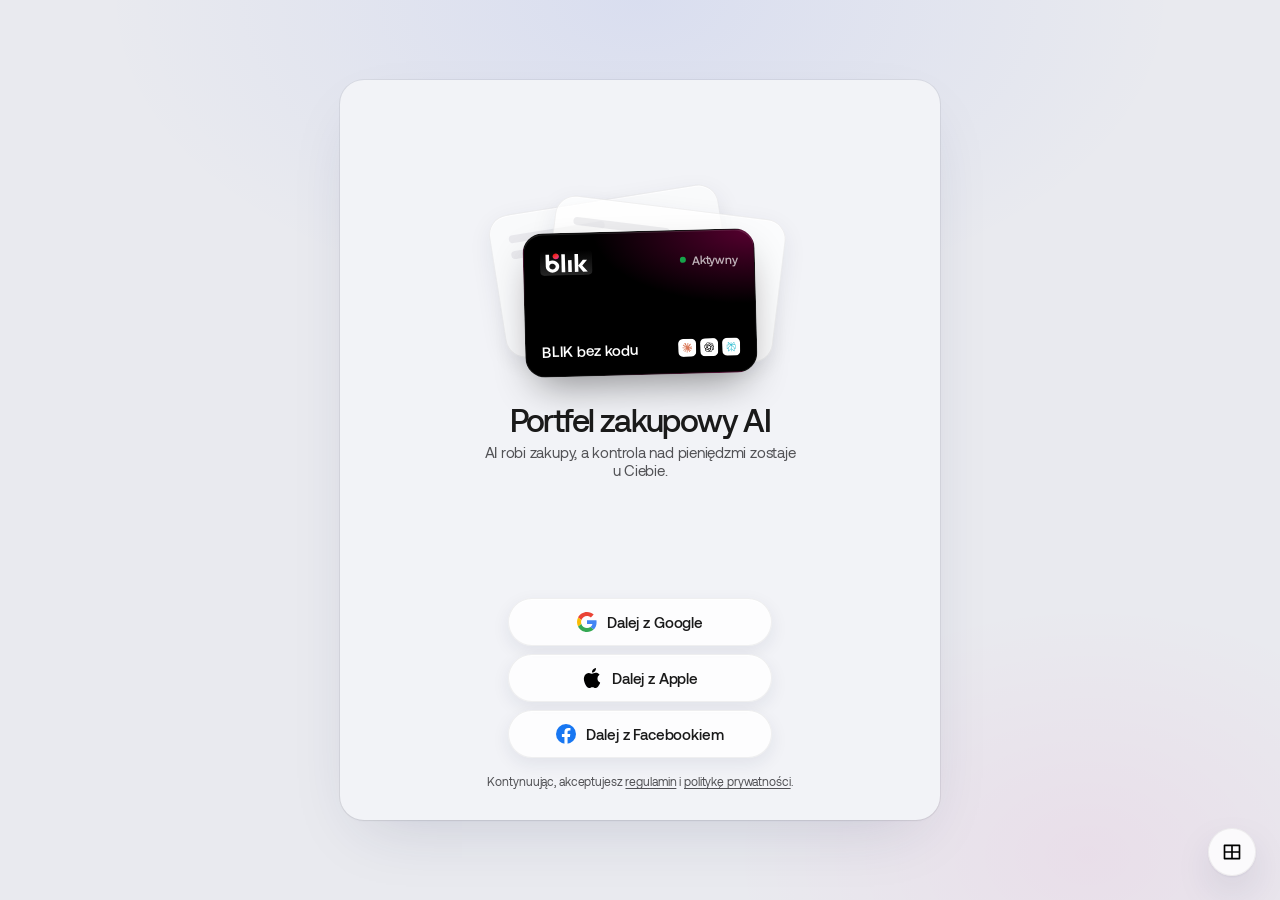
<file: index.html>
<!DOCTYPE html>
<html lang="pl" data-typo="b">
<head>
<meta charset="utf-8">
<meta http-equiv="Cache-Control" content="no-cache, no-store, must-revalidate">
<meta http-equiv="Pragma" content="no-cache">
<meta http-equiv="Expires" content="0">
<meta name="viewport" content="width=device-width, initial-scale=1, viewport-fit=cover, interactive-widget=resizes-content">
<meta name="theme-color" content="#f2f3f7">
<meta name="robots" content="noindex, nofollow">
<meta name="description" content="Paymove Wallet: logowanie, onboarding z BLIK, portfel, historia zakupów botów, zwroty i limity.">
<title>Paymove Wallet</title>
<link rel="icon" type="image/svg+xml" href="assets/logos/sygnet.svg">
<link rel="stylesheet" href="css/fonts.css?v=1795251526">
<link rel="stylesheet" href="css/tokens.css?v=1795251526">
<link rel="stylesheet" href="css/typography.css?v=1795251526">
<link rel="stylesheet" href="css/base.css?v=1795251526">
<link rel="stylesheet" href="css/shell.css?v=1795251526">
<link rel="stylesheet" href="css/cards.css?v=1795251526">
<link rel="stylesheet" href="css/actions.css?v=1795251526">
<link rel="stylesheet" href="css/forms.css?v=1795251526">
<link rel="stylesheet" href="css/feedback.css?v=1795251526">
<link rel="stylesheet" href="css/chrome.css?v=1795251526">
<link rel="stylesheet" href="css/touch.css?v=1795251526">
<link rel="stylesheet" href="css/responsive.css?v=1795251526">
<link rel="stylesheet" href="css/animations.css?v=1795251526">
<link rel="stylesheet" href="css/shot.css?v=1795251526">
<link rel="stylesheet" href="css/checkout.css?v=1795251526">
<link rel="stylesheet" href="css/blik-button.css?v=1795251526">
<link rel="stylesheet" href="css/mobile-sheets.css?v=1795251526">
<link rel="stylesheet" href="css/mobile-onboarding.css?v=1795251526">
<link rel="stylesheet" href="css/mobile.css?v=1795251526">
<link rel="stylesheet" href="css/app-shell.css?v=1795251526">
<link rel="stylesheet" href="css/screens/auth.css?v=1795251526">
<link rel="stylesheet" href="css/screens/portfel.css?v=1795251526">
<link rel="stylesheet" href="css/screens/dane.css?v=1795251526">
<link rel="stylesheet" href="css/screens/historia.css?v=1795251526">
<link rel="stylesheet" href="css/screens/boty.css?v=1795251526">
<link rel="stylesheet" href="css/screens/limity.css?v=1795251526">
<link rel="stylesheet" href="css/screens/zakupy.css?v=1795251526">
<link rel="stylesheet" href="css/spacing.css?v=1795251526">
<link rel="stylesheet" href="css/motion.css?v=1795251526">
<link rel="stylesheet" href="css/polish.css?v=1795251526">
<link rel="stylesheet" href="css/screens/onb-kroki.css?v=1795251526">
<script>
  /* Tryb zrzutów: ?shot=1 wyłącza animacje i panel Stany jeszcze przed pierwszym renderem */
  (function () {
    var q = location.search || '';
    if (/[?&]shot=1(&|$)/.test(q)) document.documentElement.classList.add('is-shot');
    else document.documentElement.classList.add('is-booting');
    /* Wariant typografii: ?typo=a|b|c (zapamiętany w sessionStorage), domyślnie z data-typo na <html> */
    var m = q.match(/[?&]typo=([abc])(&|$)/), t = null;
    try { if (m) sessionStorage.setItem('pm-typo', m[1]); t = sessionStorage.getItem('pm-typo'); } catch (e) { t = m && m[1]; }
    if (t) document.documentElement.setAttribute('data-typo', t);
  })();
</script>
</head>
<body>
<div id="app" class="app" data-app>
  <noscript>
    <div class="noscript">Prototyp wymaga włączonego JavaScriptu.</div>
  </noscript>
</div>

<script type="importmap">
  {
    "imports": {
      "./js/main.js": "./js/main.js?v=1795251526",
      "./js/data.js": "./js/data.js?v=1795251526",
      "./js/core/behaviors.js": "./js/core/behaviors.js?v=1795251526",
      "./js/core/components.js": "./js/core/components.js?v=1795251526",
      "./js/core/env.js": "./js/core/env.js?v=1795251526",
      "./js/core/events.js": "./js/core/events.js?v=1795251526",
      "./js/core/index.js": "./js/core/index.js?v=1795251526",
      "./js/core/motion.js": "./js/core/motion.js?v=1795251526",
      "./js/core/polish.js": "./js/core/polish.js?v=1795251526",
      "./js/core/overlay.js": "./js/core/overlay.js?v=1795251526",
      "./js/core/pm.js": "./js/core/pm.js?v=1795251526",
      "./js/core/router.js": "./js/core/router.js?v=1795251526",
      "./js/core/shell.js": "./js/core/shell.js?v=1795251526",
      "./js/core/state.js": "./js/core/state.js?v=1795251526",
      "./js/core/timers.js": "./js/core/timers.js?v=1795251526",
      "./js/core/util.js": "./js/core/util.js?v=1795251526",
      "./js/screens/auth.js": "./js/screens/auth.js?v=1795251526",
      "./js/screens/boty.js": "./js/screens/boty.js?v=1795251526",
      "./js/screens/dane.js": "./js/screens/dane.js?v=1795251526",
      "./js/screens/historia.js": "./js/screens/historia.js?v=1795251526",
      "./js/screens/limity.js": "./js/screens/limity.js?v=1795251526",
      "./js/screens/portfel.js": "./js/screens/portfel.js?v=1795251526",
      "./js/screens/zakupy.js": "./js/screens/zakupy.js?v=1795251526"
    }
  }
</script>
<script>
  /* import map (cache busting modułów) wymaga Safari 16.4+ / Chrome 89+ */
  if (!(window.HTMLScriptElement && HTMLScriptElement.supports && HTMLScriptElement.supports('importmap'))) {
    document.addEventListener('DOMContentLoaded', function () {
      document.getElementById('app').innerHTML = '<div class="noscript">Ta przeglądarka jest za stara. Zaktualizuj system lub użyj nowszej przeglądarki.</div>';
    });
  }
</script>
<link rel="modulepreload" href="js/data.js?v=1795251526">
<link rel="modulepreload" href="js/core/behaviors.js?v=1795251526">
<link rel="modulepreload" href="js/core/components.js?v=1795251526">
<link rel="modulepreload" href="js/core/env.js?v=1795251526">
<link rel="modulepreload" href="js/core/events.js?v=1795251526">
<link rel="modulepreload" href="js/core/index.js?v=1795251526">
<link rel="modulepreload" href="js/core/motion.js?v=1795251526">
<link rel="modulepreload" href="js/core/polish.js?v=1795251526">
<link rel="modulepreload" href="js/core/overlay.js?v=1795251526">
<link rel="modulepreload" href="js/core/pm.js?v=1795251526">
<link rel="modulepreload" href="js/core/router.js?v=1795251526">
<link rel="modulepreload" href="js/core/shell.js?v=1795251526">
<link rel="modulepreload" href="js/core/state.js?v=1795251526">
<link rel="modulepreload" href="js/core/timers.js?v=1795251526">
<link rel="modulepreload" href="js/core/util.js?v=1795251526">
<link rel="modulepreload" href="js/screens/auth.js?v=1795251526">
<link rel="modulepreload" href="js/screens/boty.js?v=1795251526">
<link rel="modulepreload" href="js/screens/dane.js?v=1795251526">
<link rel="modulepreload" href="js/screens/historia.js?v=1795251526">
<link rel="modulepreload" href="js/screens/limity.js?v=1795251526">
<link rel="modulepreload" href="js/screens/portfel.js?v=1795251526">
<link rel="modulepreload" href="js/screens/zakupy.js?v=1795251526">
<script type="module" src="js/main.js?v=1795251526"></script>
</body>
</html>
</file>
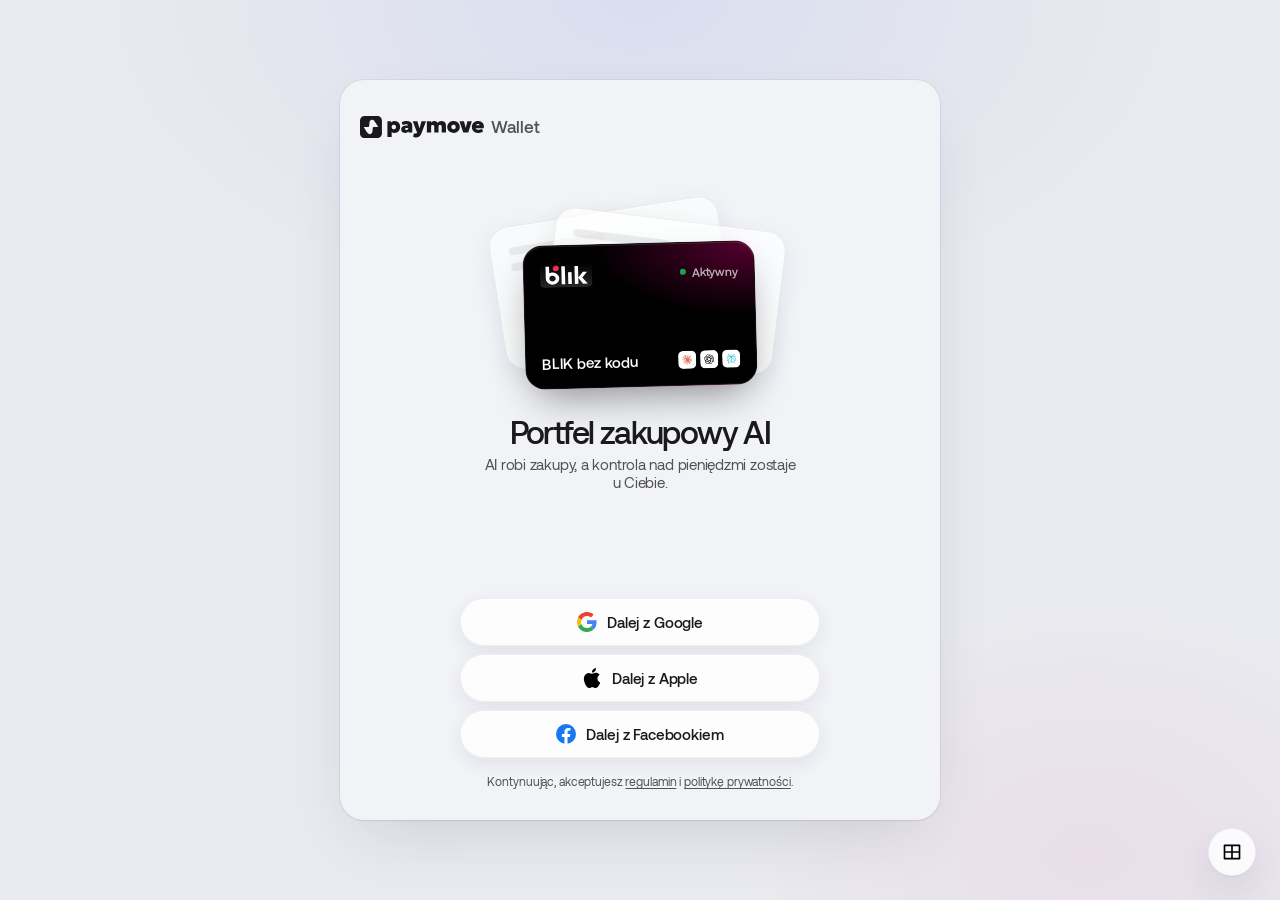
<file: stara/index.html>
<!DOCTYPE html>
<html lang="pl" data-typo="b">
<head>
<meta charset="utf-8">
<meta http-equiv="Cache-Control" content="no-cache, no-store, must-revalidate">
<meta http-equiv="Pragma" content="no-cache">
<meta http-equiv="Expires" content="0">
<meta name="viewport" content="width=device-width, initial-scale=1, viewport-fit=cover, interactive-widget=resizes-content">
<meta name="theme-color" content="#f2f3f7">
<meta name="robots" content="noindex, nofollow">
<meta name="description" content="Paymove Wallet: logowanie, onboarding z BLIK, portfel, historia zakupów botów, zwroty i limity.">
<title>Paymove Wallet (stara wersja e2bf5c3)</title>
<link rel="icon" type="image/svg+xml" href="assets/logos/sygnet.svg">
<link rel="stylesheet" href="css/fonts.css?v=1795218204">
<link rel="stylesheet" href="css/tokens.css?v=1795218204">
<link rel="stylesheet" href="css/typography.css?v=1795218204">
<link rel="stylesheet" href="css/base.css?v=1795218204">
<link rel="stylesheet" href="css/shell.css?v=1795218204">
<link rel="stylesheet" href="css/cards.css?v=1795218204">
<link rel="stylesheet" href="css/actions.css?v=1795218204">
<link rel="stylesheet" href="css/forms.css?v=1795218204">
<link rel="stylesheet" href="css/feedback.css?v=1795218204">
<link rel="stylesheet" href="css/chrome.css?v=1795218204">
<link rel="stylesheet" href="css/touch.css?v=1795218204">
<link rel="stylesheet" href="css/responsive.css?v=1795218204">
<link rel="stylesheet" href="css/animations.css?v=1795218204">
<link rel="stylesheet" href="css/shot.css?v=1795218204">
<link rel="stylesheet" href="css/checkout.css?v=1795218204">
<link rel="stylesheet" href="css/blik-button.css?v=1795218204">
<link rel="stylesheet" href="css/mobile-sheets.css?v=1795218204">
<link rel="stylesheet" href="css/mobile-onboarding.css?v=1795218204">
<link rel="stylesheet" href="css/mobile.css?v=1795218204">
<link rel="stylesheet" href="css/app-shell.css?v=1795218204">
<link rel="stylesheet" href="css/screens/auth.css?v=1795218204">
<link rel="stylesheet" href="css/screens/portfel.css?v=1795218204">
<link rel="stylesheet" href="css/screens/dane.css?v=1795218204">
<link rel="stylesheet" href="css/screens/historia.css?v=1795218204">
<link rel="stylesheet" href="css/screens/boty.css?v=1795218204">
<link rel="stylesheet" href="css/screens/limity.css?v=1795218204">
<link rel="stylesheet" href="css/screens/zakupy.css?v=1795218204">
<script>
  /* Tryb zrzutów: ?shot=1 wyłącza animacje i panel Stany jeszcze przed pierwszym renderem */
  (function () {
    var q = location.search || '';
    if (/[?&]shot=1(&|$)/.test(q)) document.documentElement.classList.add('is-shot');
    else document.documentElement.classList.add('is-booting');
    /* Wariant typografii: ?typo=a|b|c (zapamiętany w sessionStorage), domyślnie z data-typo na <html> */
    var m = q.match(/[?&]typo=([abc])(&|$)/), t = null;
    try { if (m) sessionStorage.setItem('pm-stara-typo', m[1]); t = sessionStorage.getItem('pm-stara-typo'); } catch (e) { t = m && m[1]; }
    if (t) document.documentElement.setAttribute('data-typo', t);
  })();
</script>
</head>
<body>
<div id="app" class="app" data-app>
  <noscript>
    <div class="noscript">Prototyp wymaga włączonego JavaScriptu.</div>
  </noscript>
</div>

<script type="importmap">
  {
    "imports": {
      "./js/main.js": "./js/main.js?v=1795218204",
      "./js/data.js": "./js/data.js?v=1795218204",
      "./js/core/behaviors.js": "./js/core/behaviors.js?v=1795218204",
      "./js/core/components.js": "./js/core/components.js?v=1795218204",
      "./js/core/env.js": "./js/core/env.js?v=1795218204",
      "./js/core/events.js": "./js/core/events.js?v=1795218204",
      "./js/core/index.js": "./js/core/index.js?v=1795218204",
      "./js/core/overlay.js": "./js/core/overlay.js?v=1795218204",
      "./js/core/pm.js": "./js/core/pm.js?v=1795218204",
      "./js/core/router.js": "./js/core/router.js?v=1795218204",
      "./js/core/shell.js": "./js/core/shell.js?v=1795218204",
      "./js/core/state.js": "./js/core/state.js?v=1795218204",
      "./js/core/timers.js": "./js/core/timers.js?v=1795218204",
      "./js/core/util.js": "./js/core/util.js?v=1795218204",
      "./js/screens/auth.js": "./js/screens/auth.js?v=1795218204",
      "./js/screens/boty.js": "./js/screens/boty.js?v=1795218204",
      "./js/screens/dane.js": "./js/screens/dane.js?v=1795218204",
      "./js/screens/historia.js": "./js/screens/historia.js?v=1795218204",
      "./js/screens/limity.js": "./js/screens/limity.js?v=1795218204",
      "./js/screens/portfel.js": "./js/screens/portfel.js?v=1795218204",
      "./js/screens/zakupy.js": "./js/screens/zakupy.js?v=1795218204"
    }
  }
</script>
<script>
  /* import map (cache busting modułów) wymaga Safari 16.4+ / Chrome 89+ */
  if (!(window.HTMLScriptElement && HTMLScriptElement.supports && HTMLScriptElement.supports('importmap'))) {
    document.addEventListener('DOMContentLoaded', function () {
      document.getElementById('app').innerHTML = '<div class="noscript">Ta przeglądarka jest za stara. Zaktualizuj system lub użyj nowszej przeglądarki.</div>';
    });
  }
</script>
<link rel="modulepreload" href="js/data.js?v=1795218204">
<link rel="modulepreload" href="js/core/behaviors.js?v=1795218204">
<link rel="modulepreload" href="js/core/components.js?v=1795218204">
<link rel="modulepreload" href="js/core/env.js?v=1795218204">
<link rel="modulepreload" href="js/core/events.js?v=1795218204">
<link rel="modulepreload" href="js/core/index.js?v=1795218204">
<link rel="modulepreload" href="js/core/overlay.js?v=1795218204">
<link rel="modulepreload" href="js/core/pm.js?v=1795218204">
<link rel="modulepreload" href="js/core/router.js?v=1795218204">
<link rel="modulepreload" href="js/core/shell.js?v=1795218204">
<link rel="modulepreload" href="js/core/state.js?v=1795218204">
<link rel="modulepreload" href="js/core/timers.js?v=1795218204">
<link rel="modulepreload" href="js/core/util.js?v=1795218204">
<link rel="modulepreload" href="js/screens/auth.js?v=1795218204">
<link rel="modulepreload" href="js/screens/boty.js?v=1795218204">
<link rel="modulepreload" href="js/screens/dane.js?v=1795218204">
<link rel="modulepreload" href="js/screens/historia.js?v=1795218204">
<link rel="modulepreload" href="js/screens/limity.js?v=1795218204">
<link rel="modulepreload" href="js/screens/portfel.js?v=1795218204">
<link rel="modulepreload" href="js/screens/zakupy.js?v=1795218204">
<script type="module" src="js/main.js?v=1795218204"></script>
</body>
</html>
</file>
<file: css/fonts.css>
/* Fonty (Aeonik, IBM Plex Mono) */
/* ---------- fonty ---------- */
@font-face{font-family:"Aeonik";src:url("../fonts/Aeonik-Regular.woff2") format("woff2");font-weight:400;font-style:normal;font-display:swap}
@font-face{font-family:"Aeonik";src:url("../fonts/Aeonik-Medium.woff2") format("woff2");font-weight:500;font-style:normal;font-display:swap}
@font-face{font-family:"Aeonik";src:url("../fonts/Aeonik-Bold.woff2") format("woff2");font-weight:700;font-style:normal;font-display:swap}
@font-face{font-family:"IBM Plex Mono";src:url("../fonts/IBMPlexMono-Medium.ttf") format("truetype");font-weight:500;font-style:normal;font-display:swap}
@font-face{font-family:"IBM Plex Mono";src:url("../fonts/IBMPlexMono-SemiBold.ttf") format("truetype");font-weight:600;font-style:normal;font-display:swap}
@font-face{font-family:"IBM Plex Mono";src:url("../fonts/IBMPlexMono-Bold.ttf") format("truetype");font-weight:700;font-style:normal;font-display:swap}
</file>
<file: css/tokens.css>
/* Tokeny designu Paymove: kolory, cienie, promienie, kroje (custom properties) */
/* ---------- tokeny ---------- */
:root{
  --bg:#f2f3f7;
  --stage:#e9eaef;
  --card:rgba(255,255,255,.55);
  --card-hover:rgba(255,255,255,.75);
  --sheet:rgba(255,255,255,.72);
  --input:rgba(118,118,128,.08);
  --input-strong:rgba(118,118,128,.14);
  --chip:rgba(118,118,128,.12);
  --chip-hover:rgba(118,118,128,.18);
  --tp:#1a1a1a;
  --ts:#8e8e93;
  --cta:#1a1a1a;
  --on-cta:#ffffff;
  --ring:#8e8e93;
  --border:rgba(26,26,26,.06);
  --divider:rgba(0,0,0,.07);
  --tile-border:#ececef;
  --track:#d8d9de;
  --ok:#16a34a;
  --ok-tint:rgba(22,163,74,.12);
  --warn:#f26b2a;
  --warn-tint:rgba(242,107,42,.12);
  --err:#e5322d;
  --err-tint:rgba(229,50,45,.10);
  --accent:#2050f5;
  --accent-tint:rgba(32,80,245,.10);
  --off:#c7c7cc;
  --shadow-card:0 8px 24px rgba(31,41,82,.08),inset 0 1px 0 rgba(255,255,255,.8);
  --shadow-btn:0 6px 18px rgba(31,41,82,.08),inset 0 1px 0 rgba(255,255,255,.8);
  --shadow-cta:0 8px 20px rgba(0,0,0,.22),inset 0 1px 0 rgba(255,255,255,.25);
  --shadow-phone:0 0 0 1px var(--border),0 1px 2px rgba(31,41,82,.06),0 24px 48px -16px rgba(31,41,82,.16);
  --shadow-float:0 1px 2px rgba(31,41,82,.06),0 16px 40px -8px rgba(31,41,82,.22);
  --cta-grad:linear-gradient(180deg,#3a3a3e 0%,#0b0b0d 100%);
  --sans:"Aeonik","Helvetica Neue",Arial,sans-serif;
  --mono:"IBM Plex Mono",ui-monospace,Menlo,monospace;
  --r-pill:555px;--r-sheet:38px;--r-back:29px;--r-card:20px;--r-input:14px;--r-thumb:12px;--r-tile:10px;
  /* typografia: --t-<rozmiar>-<waga>-<interlinia> (Aeonik), --tm-... (IBM Plex Mono) */
  --t-12-500-16:500 12px/16px var(--sans);
  --t-13-400-18:400 13px/18px var(--sans);
  --t-14-400-20:400 14px/20px var(--sans);
  --t-14-500-20:500 14px/20px var(--sans);
  --t-15-400-22:400 15px/22px var(--sans);
  --t-15-500-20:500 15px/20px var(--sans);
  --t-16-400-22:400 16px/22px var(--sans);
  --t-16-500-22:500 16px/22px var(--sans);
  --t-18-500-24:500 18px/24px var(--sans);
  --tm-11-500-14:500 11px/14px var(--mono);
  --tm-11-500-16:500 11px/16px var(--mono);
  --tm-12-500-16:500 12px/16px var(--mono);
  /* ruch */
  --ease-out:cubic-bezier(.2,.8,.2,1);
  --ico-red:invert(25%) sepia(86%) saturate(3200%) hue-rotate(350deg) brightness(92%) contrast(95%);
  --ico-green:invert(45%) sepia(76%) saturate(560%) hue-rotate(95deg) brightness(92%) contrast(90%);
  --ico-orange:invert(55%) sepia(80%) saturate(1900%) hue-rotate(345deg) brightness(98%) contrast(92%);
  --ico-blue:invert(23%) sepia(93%) saturate(4385%) hue-rotate(229deg) brightness(97%) contrast(98%);
  --ico-grey:invert(62%) sepia(5%) saturate(300%) hue-rotate(200deg) brightness(92%);
}
</file>
<file: css/typography.css>
/* Typografia: tokeny ról tekstu, warianty A/B/C (html[data-typo]) – opis: ds-typografia/design-system.md */
:root{
/* kolory hierarchii z /workspace/figma/colors/tokens.json, motyw Porcelain Metal (text-secondary 7.3:1, text-tertiary 5.3:1 na #f2f3f7) */
--text-secondary:#525256;--text-tertiary:#68696C;
--tx-1:var(--tp);--tx-2:var(--text-secondary);--tx-3:var(--text-tertiary);--ts:var(--tx-2);
--t-display:500 40px/40px var(--sans);--tr-display:-0.06em;
--t-h1:500 32px/32px var(--sans);--tr-h1:-0.06em;
--t-h2:500 24px/24px var(--sans);--tr-h2:-0.06em;
--t-title:500 16px/19px var(--sans);--tr-title:-0.02em;
--t-callout:400 16px/19px var(--sans);--tr-callout:-0.02em;
--t-body:400 14px/17px var(--sans);--tr-body:-0.02em;
--t-body-strong:500 14px/17px var(--sans);--tr-body-strong:-0.02em;
--t-caption:400 12px/14px var(--sans);--tr-caption:-0.02em;
--t-label:500 12px/14px var(--sans);--tr-label:-0.02em;
--t-eyebrow:500 14px/17px var(--sans);--tr-eyebrow:-0.02em;
--t-amount-xl:500 40px/40px var(--sans);--tr-amount-xl:-0.06em;
--t-amount:500 16px/19px var(--sans);--tr-amount:-0.02em;
--t-amount-sm:500 40px/40px var(--sans);--tr-amount-sm:-0.06em;
--t-code:500 16px/20px var(--mono);--tr-code:0.02em;
--t-code-lg:500 24px/28px var(--mono);--tr-code-lg:0.04em;
--t-code-sm:500 13px/16px var(--mono);--tr-code-sm:0.02em;
--t-btn:500 16px/22px var(--sans);--tr-btn:-0.02em;
--t-btn-sm:500 14px/20px var(--sans);--tr-btn-sm:-0.02em;
--t-tab:500 12px/16px var(--sans);--tr-tab:-0.02em;
--t-input:400 16px/22px var(--sans);--tr-input:-0.02em;
}
html[data-typo="b"]{
--t-display:500 32px/32px var(--sans);--tr-display:-0.05em;
--t-h1:500 24px/24px var(--sans);--tr-h1:-0.04em;
--t-h2:500 18px/20px var(--sans);--tr-h2:-0.03em;
--t-title:500 15px/18px var(--sans);--tr-title:-0.02em;
--t-callout:400 15px/18px var(--sans);--tr-callout:-0.015em;
--t-body:400 14px/17px var(--sans);--tr-body:-0.01em;
--t-body-strong:500 14px/17px var(--sans);--tr-body-strong:-0.01em;
--t-caption:400 12px/14px var(--sans);--tr-caption:-0.01em;
--t-label:500 12px/14px var(--sans);--tr-label:-0.01em;
--t-eyebrow:500 12px/14px var(--sans);--tr-eyebrow:0em;
--t-amount-xl:500 32px/32px var(--sans);--tr-amount-xl:-0.05em;
--t-amount:500 15px/18px var(--sans);--tr-amount:-0.02em;
--t-amount-sm:500 32px/32px var(--sans);--tr-amount-sm:-0.05em;
--t-code:500 16px/20px var(--mono);--tr-code:0.02em;
--t-code-lg:500 22px/26px var(--mono);--tr-code-lg:0.04em;
--t-code-sm:500 12px/16px var(--mono);--tr-code-sm:0.02em;
--t-btn:500 15px/22px var(--sans);--tr-btn:-0.01em;
--t-btn-sm:500 14px/20px var(--sans);--tr-btn-sm:-0.01em;
--t-tab:500 12px/16px var(--sans);--tr-tab:-0.01em;
--t-input:400 16px/22px var(--sans);--tr-input:-0.01em;
}
html[data-typo="c"]{
--t-display:500 48px/48px var(--sans);--tr-display:-0.06em;
--t-h1:500 36px/36px var(--sans);--tr-h1:-0.05em;
--t-h2:500 24px/26px var(--sans);--tr-h2:-0.04em;
--t-title:500 16px/20px var(--sans);--tr-title:-0.02em;
--t-callout:400 16px/22px var(--sans);--tr-callout:-0.01em;
--t-body:400 14px/20px var(--sans);--tr-body:-0.01em;
--t-body-strong:500 14px/20px var(--sans);--tr-body-strong:-0.01em;
--t-caption:400 11px/14px var(--sans);--tr-caption:0.01em;
--t-label:500 12px/16px var(--sans);--tr-label:0em;
--t-eyebrow:500 11px/14px var(--mono);--tr-eyebrow:0.06em;
--t-amount-xl:500 48px/48px var(--sans);--tr-amount-xl:-0.06em;
--t-amount:500 16px/20px var(--sans);--tr-amount:-0.02em;
--t-amount-sm:500 24px/24px var(--sans);--tr-amount-sm:-0.04em;
--t-code:500 16px/20px var(--mono);--tr-code:0.02em;
--t-code-lg:500 28px/32px var(--mono);--tr-code-lg:0.06em;
--t-code-sm:500 12px/16px var(--mono);--tr-code-sm:0.02em;
--t-btn:500 16px/22px var(--sans);--tr-btn:-0.01em;
--t-btn-sm:500 14px/20px var(--sans);--tr-btn-sm:-0.01em;
--t-tab:500 12px/16px var(--sans);--tr-tab:0em;
--t-input:400 16px/22px var(--sans);--tr-input:-0.01em;
}
</file>
<file: css/base.css>
/* Reset i baza */
/* ---------- baza ---------- */
*{box-sizing:border-box}
html,body{margin:0;height:100%;background:var(--bg)}
body{font-family:var(--sans);color:var(--tp);-webkit-font-smoothing:antialiased;-moz-osx-font-smoothing:grayscale;-webkit-tap-highlight-color:transparent;overflow:hidden}
button,input,textarea,select,output{font-family:inherit;color:inherit}
button{cursor:pointer}
a{color:inherit}
img{display:block;max-width:100%}
h1,h2,h3,p{margin:0}
.noscript{padding:24px;font:var(--t-title);letter-spacing:var(--tr-title)}
:focus-visible{outline:2px solid var(--tp);outline-offset:2px}
::selection{background:rgba(26,26,26,.12)}
.sr-only{position:absolute;width:1px;height:1px;padding:0;margin:-1px;overflow:hidden;clip:rect(0,0,0,0);white-space:nowrap;border:0}
/* brak opóźnienia dotyku i podwójnego tapnięcia-zoomu na kontrolkach */
a,button,input,select,textarea,label,[role="button"],[role="switch"]{touch-action:manipulation}
</file>
<file: css/shell.css>
/* Shell: stage, device, view, nagłówek, treść */
/* ---------- shell ---------- */
.app{position:relative;min-height:100%;height:100%}
.stage{position:relative;height:100%;display:flex;flex-direction:column;align-items:center}
.device{position:relative;width:100%;height:100%;display:flex;flex-direction:column;overflow:hidden;background:var(--bg);isolation:isolate}
.statusbar{flex:none;height:max(12px,env(safe-area-inset-top));display:flex;align-items:center;justify-content:space-between;padding:0 28px 0 36px}
.statusbar>*{visibility:hidden}
.show-statusbar .statusbar>*{visibility:visible}
.sb-time{font:500 17px/22px var(--sans);letter-spacing:-.01em}
.sb-icons{display:flex;align-items:center;gap:6px}
.view{position:relative;flex:1;min-height:0;display:flex;flex-direction:column}
.screen{position:relative;flex:1;min-height:0;display:flex;flex-direction:column}
/* fade ekranu tylko przy starcie aplikacji; przy zmianie ekranu bez przyciemnienia (miganie) */
.is-booting .screen{animation:pm-fade .22s ease both}
.screen--ok{background:radial-gradient(120% 55% at 50% 0%,rgba(22,163,74,.14) 0%,rgba(22,163,74,0) 62%),var(--bg)}
.screen--fail{background:radial-gradient(120% 55% at 50% 0%,rgba(229,50,45,.12) 0%,rgba(229,50,45,0) 62%),var(--bg)}
.screen--pending{background:radial-gradient(120% 55% at 50% 0%,rgba(242,107,42,.12) 0%,rgba(242,107,42,0) 62%),var(--bg)}
.screen--accent{background:radial-gradient(120% 55% at 50% 0%,rgba(32,80,245,.12) 0%,rgba(106,207,251,.08) 40%,rgba(255,255,255,0) 66%),var(--bg)}

/* nagłówek z logo */
.hdr{flex:none;display:flex;align-items:center;gap:12px;height:48px;padding:0 16px}
.hdr-logo{height:18px;width:auto}
.hdr-back{width:36px;height:36px;flex:none;border-radius:50%;display:grid;place-items:center;border:1px solid var(--border);background:var(--card);box-shadow:var(--shadow-btn);text-decoration:none}
.hdr-back:hover{background:var(--card-hover)}
.hdr .ex-tag{margin-left:auto}
.ex-tag{font:var(--tm-11-500-16);letter-spacing:.02em;color:var(--ts);white-space:nowrap}

/* treść */
.content{flex:1;min-height:0;overflow-y:auto;overflow-x:hidden;padding:8px 16px 24px;display:flex;flex-direction:column;gap:16px;scrollbar-width:none;-webkit-overflow-scrolling:touch;overscroll-behavior:contain}
.content::-webkit-scrollbar{display:none}
.content--center{justify-content:center}
.content--top{padding-top:24px}
.title{font:var(--t-h1);letter-spacing:var(--tr-h1)}
.title-row{display:flex;align-items:center;justify-content:space-between;gap:12px}
.lead-text{font:var(--t-callout);letter-spacing:var(--tr-callout);color:var(--ts)}
.display{font:var(--t-display);letter-spacing:var(--tr-display)}
.h-sheet{font:var(--t-h2);letter-spacing:var(--tr-h2)}
.big-amount{font:var(--t-amount-xl);letter-spacing:var(--tr-amount-xl);font-variant-numeric:tabular-nums}
.sec{display:flex;flex-direction:column;gap:8px}
.sec-h{display:flex;justify-content:space-between;align-items:baseline;gap:12px;font:var(--t-title);letter-spacing:var(--tr-title)}
.sec-h .count{font:var(--t-body);letter-spacing:var(--tr-body);color:var(--ts)}
.sec-h .tag{font:var(--t-label);letter-spacing:var(--tr-label);color:var(--ts)}
.sec-h a,.sec-h .link{font:var(--t-body-strong);letter-spacing:var(--tr-body-strong);color:var(--ts);text-decoration:none}
.sec-h a:hover,.sec-h .link:hover{color:var(--tp)}
.stack{display:flex;flex-direction:column;gap:16px}
.stack-4{display:flex;flex-direction:column;gap:4px}
.stack-8{display:flex;flex-direction:column;gap:8px}
.stack-12{display:flex;flex-direction:column;gap:12px}
.stack-24{display:flex;flex-direction:column;gap:24px}
.hstack{display:flex;align-items:center;gap:8px}
.spacer{flex:1}
.mt-auto{margin-top:auto}
.text-c{text-align:center}
.text-s{color:var(--ts)}
.text-err{color:var(--err)}
.text-ok{color:var(--ok)}
.nowrap{white-space:nowrap}
.mono{font-family:var(--mono)}
.link{border:0;background:none;padding:0;font:var(--t-body-strong);letter-spacing:var(--tr-body-strong);color:var(--tp);text-decoration:underline;text-underline-offset:3px;text-decoration-color:rgba(26,26,26,.3);cursor:pointer}
.link:hover{text-decoration-color:var(--tp)}
.link.is-disabled,.link:disabled{color:var(--ts);text-decoration:none;pointer-events:none}
</file>
<file: css/cards.css>
/* Ikony, karty glass, wiersze, profil, marka */
/* ---------- ikony ---------- */
.ico{display:block;width:20px;height:20px;flex:none;object-fit:contain}
.ico-s{width:14px;height:14px}
.ico-l{width:24px;height:24px}
.ico--muted{opacity:.45}
.ico--inv{filter:invert(1)}
.ico--red{filter:var(--ico-red)}
.ico--green{filter:var(--ico-green)}
.ico--orange{filter:var(--ico-orange)}
.ico--grey{filter:var(--ico-grey)}

/* ---------- karta (glass) i wiersze ---------- */
.card{position:relative;background:var(--card);border:1px solid var(--border);border-radius:var(--r-card);box-shadow:var(--shadow-card)}
.pad{padding:16px}
.card.pad{display:flex;flex-direction:column;gap:12px}
.list{display:flex;flex-direction:column;gap:8px}
.row{display:flex;align-items:center;gap:12px;padding:14px 16px;min-width:0}
.row + .row,.divide{border-top:1px solid var(--divider)}
a.row,button.row{width:100%;border:0;background:transparent;text-align:left;text-decoration:none;color:inherit;font:inherit;cursor:pointer;transition:background .15s ease}
a.row:hover,button.row:hover{background:rgba(255,255,255,.45)}
.card>.row:first-child{border-top-left-radius:19px;border-top-right-radius:19px}
.card>.row:last-child{border-bottom-left-radius:19px;border-bottom-right-radius:19px}
.row-chev{width:16px;height:16px;flex:none;opacity:.35}
.grow{flex:1;min-width:0}
.name{font:var(--t-title);letter-spacing:var(--tr-title)}
.meta{font:var(--t-body);letter-spacing:var(--tr-body);color:var(--ts)}
.mono-s{font:var(--t-caption);letter-spacing:var(--tr-caption);color:var(--ts)}
.ellipsis{white-space:nowrap;overflow:hidden;text-overflow:ellipsis}
.right{display:flex;flex-direction:column;align-items:flex-end;gap:2px;flex:none}
.amount{font:var(--t-amount);letter-spacing:var(--tr-amount);font-variant-numeric:tabular-nums;white-space:nowrap}
.muted{color:var(--ts)}
.strike{text-decoration:line-through;text-decoration-color:rgba(142,142,147,.6)}
.thumb{width:44px;height:44px;border-radius:var(--r-thumb);background:var(--input-strong);display:grid;place-items:center;flex:none;color:var(--tp)}
.thumb .ico{width:20px;height:20px}
.thumb--sm{width:36px;height:36px;border-radius:10px}
.item-foot{padding:12px 16px 14px;border-top:1px solid var(--divider)}
.item-foot .chip{width:100%;height:36px}
.by{display:inline-flex;align-items:center;gap:6px;font:var(--t-caption);letter-spacing:var(--tr-caption);color:var(--ts);white-space:nowrap}
.by .tile{border-radius:5px}

/* ---------- profil ---------- */
.profile{display:flex;gap:16px;align-items:center}
.card.pad.profile{flex-direction:row}
.avatar{width:56px;height:56px;border-radius:50%;background:var(--cta);color:var(--on-cta);display:grid;place-items:center;font:var(--t-title);letter-spacing:var(--tr-title);flex:none}
.pname{font:var(--t-h2);letter-spacing:var(--tr-h2)}
.pstack{display:flex;flex-direction:column;gap:2px;align-items:flex-start;min-width:0}
.pstack .badge{margin-top:6px}
.plate{font:var(--t-code);letter-spacing:var(--tr-code);text-transform:uppercase}

/* ---------- logowanie, marka, statusy ---------- */
.brand{display:flex;flex-direction:column;gap:24px}
.brand-logo{height:32px;width:auto;align-self:flex-start}
.brand-sygnet{width:48px;height:48px}
.duo{display:flex;align-items:center;gap:10px}
.duo-dots{display:flex;gap:4px}
.duo-dots i{width:4px;height:4px;border-radius:50%;background:var(--off)}
.status-hero{display:flex;flex-direction:column;align-items:flex-start;gap:16px}
.status-hero--c{align-items:center;text-align:center}
.status-ico{width:56px;height:56px;border-radius:50%;display:grid;place-items:center;flex:none;background:#fff;border:1px solid var(--border);box-shadow:var(--shadow-card)}
.status-ico .ico{width:28px;height:28px}
.status-ico--ok{background:var(--ok)}
.status-ico--ok .ico,.status-ico--fail .ico{filter:invert(1)}
.status-ico--fail{background:var(--err)}
.status-ico--pending{background:#fff}
.steps{list-style:none;margin:0;padding:0;display:flex;flex-direction:column;gap:12px;counter-reset:st}
.steps li{display:flex;gap:12px;align-items:flex-start;font:var(--t-body);letter-spacing:var(--tr-body);counter-increment:st}
.steps li::before{content:counter(st);width:24px;height:24px;flex:none;border-radius:50%;background:var(--chip);display:grid;place-items:center;font:var(--t-label);letter-spacing:var(--tr-label);color:var(--tp)}
.checks{display:flex;flex-direction:column}
.check-row{display:flex;align-items:center;gap:12px;padding:12px 16px}
.check-row + .check-row{border-top:1px solid var(--divider)}
</file>
<file: css/actions.css>
/* Chips, badge, przyciski, pasek CTA */
/* ---------- chips i przyciski tekstowe ---------- */
.chip{display:inline-flex;align-items:center;justify-content:center;gap:6px;height:32px;padding:0 14px;border-radius:999px;border:0;background:var(--chip);font:var(--t-btn-sm);letter-spacing:var(--tr-btn-sm);color:var(--tp);flex:none;text-decoration:none;white-space:nowrap;transition:background .15s ease,color .15s ease}
.chip:hover{background:var(--chip-hover)}
.chip.is-active,.chip[aria-pressed="true"],.chip[aria-selected="true"]{background:var(--cta);color:var(--on-cta)}
.chip.is-active .ico{filter:invert(1)}
.chip--edit{gap:6px}
.chip--edit .ico{width:14px;height:14px}
.chips{display:flex;gap:8px;overflow-x:auto;margin:-4px -16px;padding:6px 16px;scrollbar-width:none}
.chips::-webkit-scrollbar{display:none}
.chip-bot{width:40px;height:40px;padding:0;border-radius:12px;border:0;background:transparent;display:grid;place-items:center;flex:none;opacity:.55;transition:opacity .15s ease,box-shadow .15s ease}
.chip-bot:hover{opacity:.85}
.chip-bot.is-active,.chip-bot[aria-pressed="true"]{opacity:1;box-shadow:0 0 0 2px var(--tp)}
.textbtn{border:0;background:none;padding:6px 0;font:var(--t-btn-sm);letter-spacing:var(--tr-btn-sm);color:var(--ts);flex:none;text-decoration:none;cursor:pointer}
.textbtn:hover{color:var(--tp)}
.textbtn--danger{color:var(--err)}
.textbtn--danger:hover{color:var(--err);opacity:.8}

/* ---------- badge statusu ---------- */
.badge{display:inline-flex;align-items:center;gap:6px;height:24px;padding:0 10px 0 8px;border-radius:999px;background:var(--chip);font:var(--t-label);letter-spacing:var(--tr-label);color:var(--tp);white-space:nowrap;flex:none}
.badge .ico{width:14px;height:14px}
.badge .dot{width:6px;height:6px;border-radius:50%;background:var(--off);flex:none}
.dot{display:inline-block;width:6px;height:6px;border-radius:50%;background:var(--ok);flex:none}
.dot.off{background:var(--off)}
.badge--ok{background:var(--ok-tint)}
.badge--ok .dot{background:var(--ok)}
.badge--ok .ico{filter:var(--ico-green)}
.badge--pending{background:var(--warn-tint)}
.badge--pending .dot{background:var(--warn);animation:pm-pulse 1.4s ease-in-out infinite}
.badge--fail{background:var(--err-tint)}
.badge--fail .dot{background:var(--err)}
.badge--cancel{background:var(--chip);color:var(--ts)}
.badge--cancel .dot{background:var(--off)}
.badge--refund{background:var(--accent-tint)}
.badge--refund .dot{background:var(--accent)}
.badge--plain{background:transparent;padding:0;height:16px;color:var(--ts)}
.status{display:inline-flex;align-items:center;gap:6px;font:var(--t-label);letter-spacing:var(--tr-label);color:var(--ts);white-space:nowrap}

/* ---------- przyciski ---------- */
.btn{position:relative;display:inline-flex;align-items:center;justify-content:center;gap:8px;height:58px;padding:0 24px;border-radius:var(--r-pill);border:1px solid transparent;background:transparent;font:var(--t-btn);letter-spacing:var(--tr-btn);color:var(--tp);text-decoration:none;white-space:nowrap;cursor:pointer;user-select:none;transition:filter .15s ease,opacity .15s ease,transform .1s ease,background .15s ease}
.btn:active{transform:scale(.985)}
.btn--primary{border-color:rgba(255,255,255,.12);background:var(--cta-grad);color:var(--on-cta);box-shadow:var(--shadow-cta)}
.btn--primary:hover{filter:brightness(1.12)}
.btn--primary .ico{filter:invert(1)}
.btn--secondary{border-color:var(--border);background:var(--card);box-shadow:var(--shadow-btn);color:var(--tp)}
.btn--secondary:hover{background:var(--card-hover)}
.btn--ghost{height:48px;background:transparent;color:var(--tp)}
.btn--ghost:hover{background:var(--chip)}
.btn--danger{height:48px;background:transparent;color:var(--err)}
.btn--danger:hover{background:var(--err-tint)}
.btn--danger .ico{filter:var(--ico-red)}
.btn--danger-solid{background:var(--err);color:#fff;box-shadow:0 8px 20px rgba(229,50,45,.24)}
.btn--danger-solid .ico{filter:invert(1)}
.btn--block{width:100%}
.btn--sm{height:40px;padding:0 16px;font:var(--t-btn-sm);letter-spacing:var(--tr-btn-sm)}
.btn--icon{width:58px;padding:0;flex:none;border-radius:var(--r-back)}
.btn--icon.btn--sm{width:40px;border-radius:20px}
.btn:disabled,.btn.is-disabled{opacity:.4;pointer-events:none;box-shadow:none}
.btn.is-loading{color:transparent!important;pointer-events:none}
.btn.is-loading .ico{visibility:hidden}
.btn.is-loading::after{content:"";position:absolute;left:50%;top:50%;width:20px;height:20px;margin:-10px 0 0 -10px;border-radius:50%;border:2px solid rgba(26,26,26,.18);border-top-color:var(--tp);animation:pm-spin .8s linear infinite}
.btn--primary.is-loading::after,.btn--danger-solid.is-loading::after{border-color:rgba(255,255,255,.28);border-top-color:#fff}
.glassbtn{height:58px;border-radius:var(--r-back);border:1px solid var(--border);background:var(--card);box-shadow:var(--shadow-btn);display:flex;align-items:center;justify-content:center;gap:8px;font:var(--t-btn);letter-spacing:var(--tr-btn);color:var(--tp);text-decoration:none}
.back{width:58px;flex:none;padding:0}
.wide{width:100%}

/* ---------- dolny pasek CTA ---------- */
.cta-bar{flex:none;display:flex;flex-direction:column;gap:16px;padding:16px;padding-bottom:max(16px,env(safe-area-inset-bottom))}
.device:not(.has-tabbar) .cta-bar{padding-bottom:max(24px,env(safe-area-inset-bottom))}
.act-row{display:flex;gap:12px}
.act-row .btn--primary,.act-row .btn--secondary:not(.btn--icon),.act-row .btn--danger-solid{flex:1;min-width:0}
.legal{margin:0;text-align:center;font:var(--t-caption);letter-spacing:var(--tr-caption);color:var(--ts)}
.sum{display:flex;justify-content:space-between;align-items:baseline;gap:12px}
.sum-label{font:var(--t-title);letter-spacing:var(--tr-title)}
.sum-val{font:var(--t-h2);letter-spacing:var(--tr-h2);font-variant-numeric:tabular-nums}
</file>
<file: css/forms.css>
/* Pola formularzy, segmented, toggle, suwak, radio, klucz-wartość */
/* ---------- pola ---------- */
.field{display:flex;flex-direction:column;gap:8px;min-width:0}
.field-label{font:var(--t-body-strong);letter-spacing:var(--tr-body-strong)}
.field-top{display:flex;justify-content:space-between;align-items:baseline;gap:12px}
.input{width:100%;height:52px;padding:0 16px;border:0;border-radius:var(--r-input);background:var(--input);font:var(--t-input);letter-spacing:var(--tr-input);color:var(--tp);outline:0;transition:box-shadow .15s ease,background .15s ease;-webkit-appearance:none;appearance:none}
.input::placeholder{color:var(--ts);opacity:1}
.input:focus{box-shadow:0 0 0 2px var(--tp);background:rgba(255,255,255,.7)}
.input:disabled,.textarea:disabled{opacity:.5;cursor:not-allowed}
.input--mono{font:var(--t-code);letter-spacing:var(--tr-code);text-transform:uppercase}
.input--mono::placeholder{text-transform:none;font:var(--t-input);letter-spacing:var(--tr-input)}
.input-row{display:grid;grid-template-columns:120px 1fr;gap:8px}
.textarea{display:block;width:100%;min-height:140px;padding:16px;border:1px solid var(--border);border-radius:var(--r-card);background:var(--card);box-shadow:var(--shadow-card);font:var(--t-input);letter-spacing:var(--tr-input);color:var(--tp);resize:none;outline:0}
.textarea::placeholder{color:var(--ts)}
.textarea:focus{box-shadow:var(--shadow-card),0 0 0 2px var(--tp)}
.is-error .input,.input.is-error{box-shadow:0 0 0 1.5px var(--err);background:var(--err-tint)}
.is-error .input:focus,.input.is-error:focus{box-shadow:0 0 0 2px var(--err)}
.is-error .textarea,.textarea.is-error{box-shadow:var(--shadow-card),0 0 0 1.5px var(--err)}
.hint{margin:0;font:var(--t-body);letter-spacing:var(--tr-body);color:var(--ts)}
.error-msg{margin:0;display:flex;align-items:center;gap:6px;font:var(--t-body-strong);letter-spacing:var(--tr-body-strong);color:var(--err)}
.error-msg .ico{width:16px;height:16px;filter:var(--ico-red)}
.counter{font:var(--t-caption);letter-spacing:var(--tr-caption);color:var(--ts);text-align:right}

/* pole kwoty z jednostką */
.money{display:flex;align-items:center;gap:8px;height:48px;padding:0 16px;border-radius:12px;background:var(--input);transition:opacity .2s ease,box-shadow .15s ease}
.money input{flex:1;min-width:0;width:100%;border:0;outline:0;background:transparent;font:var(--t-input);font-weight:500;letter-spacing:var(--tr-input);color:var(--tp);padding:0;font-variant-numeric:tabular-nums}
.money span{font:var(--t-input);letter-spacing:var(--tr-input);color:var(--ts)}
.money:focus-within{box-shadow:0 0 0 2px var(--tp)}
.money.is-error{box-shadow:0 0 0 1.5px var(--err);background:var(--err-tint)}
.money.off,.money.is-disabled{opacity:.4;pointer-events:none}
.money--sm{width:124px;flex:none;height:44px;padding:0 12px}

/* ---------- segmented control ---------- */
.seg{display:flex;gap:2px;padding:3px;border-radius:12px;background:var(--chip)}
.seg-item{flex:1;min-width:0;height:36px;padding:0 12px;border:0;border-radius:9px;background:transparent;font:var(--t-btn-sm);letter-spacing:var(--tr-btn-sm);color:var(--ts);text-decoration:none;display:flex;align-items:center;justify-content:center;white-space:nowrap;cursor:pointer;transition:background .15s ease,color .15s ease,box-shadow .15s ease}
.seg-item:hover{color:var(--tp)}
.seg-item.is-active,.seg-item[aria-selected="true"],.seg-item[aria-checked="true"]{background:#fff;color:var(--tp);box-shadow:0 3px 8px rgba(0,0,0,.08),0 1px 1px rgba(0,0,0,.04)}

/* ---------- toggle ---------- */
.toggle,.switch{width:51px;height:31px;border-radius:999px;border:0;padding:0;background:rgba(120,120,128,.16);position:relative;flex:none;cursor:pointer;transition:background .2s ease}
.toggle::after,.switch::after{content:"";position:absolute;top:2px;left:2px;width:27px;height:27px;border-radius:50%;background:#fff;box-shadow:0 3px 8px rgba(0,0,0,.15),0 1px 1px rgba(0,0,0,.16);transition:transform .2s ease}
.toggle[aria-checked="true"],.switch[aria-checked="true"]{background:var(--tp)}
.toggle[aria-checked="true"]::after,.switch[aria-checked="true"]::after{transform:translateX(20px)}
.toggle:disabled{opacity:.4;cursor:not-allowed}
.toggle-row,.tog{display:flex;align-items:center;justify-content:space-between;gap:12px}

/* ---------- suwak ---------- */
.range,.rng{-webkit-appearance:none;appearance:none;display:block;width:100%;height:28px;margin:0;background:transparent;--p:20%;cursor:pointer}
.range:focus,.rng:focus{outline:none}
.range::-webkit-slider-runnable-track,.rng::-webkit-slider-runnable-track{height:4px;border-radius:2px;background:linear-gradient(90deg,var(--tp) 0,var(--tp) var(--p),var(--track) var(--p),var(--track) 100%)}
.range::-webkit-slider-thumb,.rng::-webkit-slider-thumb{-webkit-appearance:none;width:24px;height:24px;margin-top:-10px;border-radius:50%;background:#fff;border:1px solid rgba(0,0,0,.08);box-shadow:0 2px 6px rgba(31,41,82,.18)}
.range:focus-visible::-webkit-slider-thumb,.rng:focus-visible::-webkit-slider-thumb{box-shadow:0 0 0 4px rgba(26,26,26,.18),0 2px 6px rgba(31,41,82,.18)}
.range::-moz-range-track,.rng::-moz-range-track{height:4px;border-radius:2px;background:var(--track)}
.range::-moz-range-progress,.rng::-moz-range-progress{height:4px;border-radius:2px;background:var(--tp)}
.range::-moz-range-thumb,.rng::-moz-range-thumb{width:22px;height:22px;border-radius:50%;background:#fff;border:1px solid rgba(0,0,0,.08);box-shadow:0 2px 6px rgba(31,41,82,.18)}
.range.is-error::-webkit-slider-runnable-track{background:linear-gradient(90deg,var(--err) 0,var(--err) var(--p),var(--track) var(--p),var(--track) 100%)}
.range.is-error::-moz-range-progress{background:var(--err)}
.range:disabled{opacity:.4;cursor:not-allowed}

/* limity i pole kwoty zsynchronizowane */
.lim{padding:16px;display:flex;flex-direction:column;gap:8px}
.lim-h{display:flex;align-items:center;justify-content:space-between;gap:12px}
.lim-h .who{display:flex;align-items:center;gap:10px;min-width:0}
.val{font:var(--t-amount);letter-spacing:var(--tr-amount);font-variant-numeric:tabular-nums;white-space:nowrap}
.amount-field{display:flex;flex-direction:column;gap:8px}
.amount-field-row{display:flex;align-items:center;gap:12px}
.amount-field-row .range{flex:1;min-width:0}
.amount-field.is-error .error-msg{display:flex}

/* ---------- radio ---------- */
.radio-list{display:flex;flex-direction:column}
.radio-list.card{overflow:hidden}
.radio-list.is-error{box-shadow:var(--shadow-card),0 0 0 1.5px var(--err)}
.radio-row{display:flex;align-items:center;gap:12px;padding:14px 16px;cursor:pointer;font:var(--t-title);letter-spacing:var(--tr-title);transition:background .15s ease}
.radio-row:hover{background:rgba(255,255,255,.45)}
.radio-row + .radio-row{border-top:1px solid var(--divider)}
.radio,.radio-row input[type="radio"]{-webkit-appearance:none;appearance:none;width:22px;height:22px;margin:0;flex:none;border-radius:50%;border:1.5px solid var(--ring);background:transparent;cursor:pointer;transition:background .15s ease,border-color .15s ease,box-shadow .15s ease}
.radio:checked,.radio-row input[type="radio"]:checked{border-color:var(--tp);background:var(--tp);box-shadow:inset 0 0 0 4.5px #fff}
.radio:disabled,.radio-row input[type="radio"]:disabled{opacity:.4}
.radio-row.is-disabled{pointer-events:none;opacity:.5}

/* ---------- klucz-wartość ---------- */
.kv{display:flex;flex-direction:column;margin:0}
.kv-row{display:flex;justify-content:space-between;align-items:center;gap:16px;padding:14px 16px;min-width:0}
.kv-row + .kv-row{border-top:1px solid var(--divider)}
.kv dt,.kv .k{font:var(--t-body);letter-spacing:var(--tr-body);color:var(--ts);flex:none}
.kv dd,.kv .v{margin:0;font:var(--t-title);letter-spacing:var(--tr-title);text-align:right;min-width:0;display:flex;align-items:center;justify-content:flex-end;gap:8px;font-variant-numeric:tabular-nums}
.kv dd.mono,.kv .v.mono{font:var(--t-code-sm);letter-spacing:var(--tr-code-sm);word-break:break-all}
</file>
<file: css/feedback.css>
/* Oś statusu, banner, kafelki, kod, spinner, pusty stan, sheet, toast */
/* ---------- oś statusu ---------- */
.timeline{list-style:none;margin:0;padding:16px;display:flex;flex-direction:column}
.tl-item{position:relative;padding:0 0 18px 30px;min-height:20px}
.tl-item:last-child{padding-bottom:0}
.tl-item::before{content:"";position:absolute;left:0;top:4px;width:12px;height:12px;border-radius:50%;border:2px solid var(--track);background:var(--bg);box-sizing:border-box;z-index:1}
.tl-item::after{content:"";position:absolute;left:5px;top:18px;bottom:-2px;width:2px;border-radius:1px;background:var(--track)}
.tl-item:last-child::after{display:none}
.tl-item.is-done::before{background:var(--tp);border-color:var(--tp)}
.tl-item.is-done::after{background:var(--tp)}
.tl-item.is-current::before{background:#fff;border-color:var(--tp);box-shadow:0 0 0 4px rgba(26,26,26,.08);animation:pm-pulse 1.4s ease-in-out infinite}
.tl-item.is-fail::before{background:var(--err);border-color:var(--err)}
.tl-item.is-warn::before{background:var(--warn);border-color:var(--warn)}
.tl-item.is-refund::before{background:var(--accent);border-color:var(--accent)}
.tl-item.is-todo .tl-title{color:var(--ts)}
.tl-title{font:var(--t-title);letter-spacing:var(--tr-title)}
.tl-meta{font:var(--t-caption);letter-spacing:var(--tr-caption);color:var(--ts)}

/* ---------- banner ---------- */
.banner{display:flex;align-items:flex-start;gap:12px;padding:14px 16px;border-radius:var(--r-card);border:1px solid var(--border);background:var(--input);font:var(--t-body);letter-spacing:var(--tr-body);color:var(--tp)}
.banner .ico{margin-top:0}
.banner-title{display:block;font:var(--t-title);letter-spacing:var(--tr-title)}
.banner-text{display:block;color:var(--ts)}
.banner--info{background:var(--input)}
.banner--warn{background:var(--warn-tint);border-color:rgba(242,107,42,.22)}
.banner--warn .ico{filter:var(--ico-orange)}
.banner--ok{background:var(--ok-tint);border-color:rgba(22,163,74,.2)}
.banner--ok .ico{filter:var(--ico-green)}
.banner--error{background:var(--err-tint);border-color:rgba(229,50,45,.2)}
.banner--error .ico{filter:var(--ico-red)}

/* ---------- kafelek logo ---------- */
.tile{display:grid;place-items:center;flex:none;width:44px;height:44px;background:#fff;border:1px solid var(--tile-border);border-radius:var(--r-tile);overflow:hidden}
.tile img{width:60%;height:60%;object-fit:contain}
.tile--xs{width:18px;height:18px;border-radius:5px}
.tile--sm{width:32px;height:32px;border-radius:8px}
.tile--lg{width:64px;height:64px;border-radius:16px}
.tile--xl{width:80px;height:80px;border-radius:20px}
.tile--wide{width:auto;height:28px;padding:0 8px;border-radius:8px}
.tile--wide img{width:auto;height:60%}

/* ---------- boty i pasek wydatków ---------- */
.bot{padding:16px;display:flex;flex-direction:column;gap:12px}
.bot-top{display:flex;align-items:center;gap:12px}
.bot-hero{display:flex;flex-direction:column;align-items:flex-start;gap:16px}
.ava{width:44px;height:44px;border-radius:12px;background:var(--cta);color:var(--on-cta);display:grid;place-items:center;font:var(--t-body-strong);letter-spacing:var(--tr-body-strong);flex:none}
.ava.s{width:32px;height:32px;border-radius:10px;font:var(--t-label);letter-spacing:var(--tr-label)}
.progress,.bar{height:4px;border-radius:2px;background:var(--track);overflow:hidden}
.progress>i,.bar i{display:block;height:100%;border-radius:2px;background:var(--tp);transition:width .3s ease}
.progress.is-warn>i{background:var(--warn)}
.progress.is-over>i{background:var(--err)}
.progress-meta{display:flex;justify-content:space-between;gap:12px;font:var(--t-caption);letter-spacing:var(--tr-caption);color:var(--ts)}
.progress-meta.is-over{color:var(--err)}

/* ---------- kod 6 cyfr ---------- */
.code-input{display:grid;grid-template-columns:repeat(6,minmax(0,1fr));gap:8px}
.code-input input{width:100%;height:60px;padding:0;border:0;border-radius:12px;background:var(--input);text-align:center;font:var(--t-code-lg);letter-spacing:var(--tr-code-lg);color:var(--tp);outline:0;caret-color:var(--tp);-webkit-appearance:none;appearance:none;transition:box-shadow .15s ease,background .15s ease}
.code-input input:focus{box-shadow:0 0 0 2px var(--tp);background:rgba(255,255,255,.7)}
.code-input input.is-filled{background:#fff;box-shadow:0 0 0 1px var(--border),0 2px 6px rgba(31,41,82,.06)}
.code-input input.is-filled:focus{box-shadow:0 0 0 2px var(--tp)}
.code-input.is-error input{background:var(--err-tint);color:var(--err);box-shadow:0 0 0 1.5px var(--err)}
.code-input.is-error{animation:pm-shake .32s ease}
.code-input.is-disabled input{opacity:.5;pointer-events:none}
.countdown{font:var(--t-code-sm);letter-spacing:var(--tr-code-sm);color:var(--ts);font-variant-numeric:tabular-nums}

/* ---------- spinner ---------- */
.spinner{display:inline-block;width:20px;height:20px;flex:none;border-radius:50%;border:2px solid rgba(26,26,26,.14);border-top-color:var(--tp);animation:pm-spin .8s linear infinite}
.spinner--lg{width:44px;height:44px;border-width:3px}
.spinner--inv{border-color:rgba(255,255,255,.28);border-top-color:#fff}
.waiting{display:flex;align-items:center;gap:12px}

/* ---------- pusty stan ---------- */
.empty{display:flex;flex-direction:column;align-items:center;text-align:center;gap:12px;padding:48px 24px}
.empty-ico{width:64px;height:64px;border-radius:var(--r-card);display:grid;place-items:center;background:var(--card);border:1px solid var(--border);box-shadow:var(--shadow-card);margin-bottom:4px}
.empty-ico .ico{width:28px;height:28px}
.empty-title{font:var(--t-h2);letter-spacing:var(--tr-h2)}
.empty-text{max-width:280px;font:var(--t-body);letter-spacing:var(--tr-body);color:var(--ts)}
.empty .btn{margin-top:8px}

/* ---------- eyebrow ---------- */
.eyebrow{display:block;margin:0;font:var(--t-eyebrow);letter-spacing:var(--tr-eyebrow);text-transform:uppercase;color:var(--ts)}
.eyebrow--s{font:var(--t-label);letter-spacing:var(--tr-label)}

/* ---------- sheet ---------- */
.sheet-layer{position:absolute;inset:0;z-index:40;display:flex;align-items:flex-end;justify-content:center;padding:0 11px max(12px,env(safe-area-inset-bottom))}
.scrim{position:absolute;inset:0;background:rgba(0,0,0,.18);-webkit-backdrop-filter:blur(24px);backdrop-filter:blur(24px);animation:pm-fade .22s ease both}
.sheet{position:relative;width:100%;max-width:370px;max-height:calc(100% - 64px);overflow-y:auto;scrollbar-width:none;display:flex;flex-direction:column;gap:16px;padding:28px 20px 20px;border-radius:var(--r-sheet);border:1px solid rgba(255,255,255,.7);background:var(--sheet);-webkit-backdrop-filter:blur(44px);backdrop-filter:blur(44px);box-shadow:0 8px 24px rgba(31,41,82,.08),0 24px 64px -12px rgba(31,41,82,.28),inset 0 1px 0 rgba(255,255,255,.8);animation:pm-sheet .32s var(--ease-out) both}
.sheet::-webkit-scrollbar{display:none}
.sheet-head{display:flex;flex-direction:column;gap:8px}
.sheet-text{font:var(--t-body);letter-spacing:var(--tr-body);color:var(--ts)}
.sheet-actions{display:flex;flex-direction:column;gap:8px;margin-top:8px}
.sheet .card{background:rgba(255,255,255,.6)}

/* ---------- toast ---------- */
.toast-wrap{position:absolute;left:0;right:0;top:calc(max(12px,env(safe-area-inset-top)) + 56px);z-index:60;display:flex;flex-direction:column;align-items:center;gap:8px;pointer-events:none;padding:0 16px}
.toast{display:inline-flex;align-items:center;gap:8px;min-height:44px;max-width:100%;padding:10px 18px 10px 14px;border-radius:999px;background:var(--cta);color:var(--on-cta);font:var(--t-body-strong);letter-spacing:var(--tr-body-strong);box-shadow:0 12px 32px -8px rgba(0,0,0,.35);animation:pm-toast .28s var(--ease-out) both}
.toast .ico{width:20px;height:20px;filter:invert(1)}
.toast.is-leaving{animation:pm-toast-out .22s ease both}
</file>
<file: css/chrome.css>
/* Tab bar, boczna nawigacja (desktop), pasek makiety, panel Stany */
/* ---------- tab bar ---------- */
.tabbar{flex:none;position:relative;z-index:20;display:flex;justify-content:space-around;padding:6px 8px max(8px,env(safe-area-inset-bottom));border-top:1px solid var(--divider);background:rgba(242,243,247,.82);-webkit-backdrop-filter:blur(20px);backdrop-filter:blur(20px)}
.device:not(.has-tabbar) .tabbar{display:none}
.tab{flex:1;display:flex;flex-direction:column;align-items:center;gap:4px;padding:6px 0;border-radius:12px;color:var(--ts);text-decoration:none;font:var(--t-tab);letter-spacing:var(--tr-tab);transition:color .15s ease}
.tab .ico{width:24px;height:24px;opacity:.4;transition:opacity .15s ease}
.tab:hover{color:var(--tp)}
.tab:hover .ico{opacity:.7}
.tab.is-active{color:var(--tp)}
.tab.is-active .ico{opacity:1}

/* ---------- boczna nawigacja (desktop) ---------- */
.sidenav{display:none}
.sidenav-logo{height:20px;width:auto;align-self:flex-start}
.sidenav-links{display:flex;flex-direction:column;gap:4px}
.sidenav-link{display:flex;align-items:center;gap:12px;height:44px;padding:0 12px;border-radius:12px;border:1px solid transparent;color:var(--ts);font:var(--t-16-500-22);text-decoration:none;transition:background .15s ease,color .15s ease}
.sidenav-link .ico{width:20px;height:20px;opacity:.45}
.sidenav-link:hover{color:var(--tp);background:rgba(255,255,255,.4)}
.sidenav-link.is-active{color:var(--tp);background:var(--card);border-color:var(--border);box-shadow:var(--shadow-card)}
.sidenav-link.is-active .ico{opacity:1}
.sidenav-foot{margin-top:auto;display:flex;flex-direction:column;gap:4px;font:var(--tm-11-500-16);color:var(--ts)}

/* ---------- pasek makiety ---------- */
.mockbar{display:none;width:min(480px,100%);flex:none;align-items:center;justify-content:space-between;gap:12px;margin:0 0 12px;font:var(--tm-11-500-16);letter-spacing:.02em;color:var(--ts)}
.mockbar-title{white-space:nowrap;overflow:hidden;text-overflow:ellipsis}

/* ---------- panel Stany ---------- */
.states-fab{position:fixed;right:16px;bottom:calc(max(8px,env(safe-area-inset-bottom)) + 84px);z-index:90;width:44px;height:44px;padding:0;border-radius:50%;border:1px solid var(--border);background:rgba(255,255,255,.82);-webkit-backdrop-filter:blur(20px);backdrop-filter:blur(20px);box-shadow:var(--shadow-float);display:grid;place-items:center;transition:transform .15s ease}
.states-fab:hover{transform:scale(1.05)}
.states-fab .ico{width:20px;height:20px}
.states-scrim{position:fixed;inset:0;z-index:95;background:rgba(0,0,0,.18);opacity:0;pointer-events:none;transition:opacity .2s ease}
.states-scrim.is-open{opacity:1;pointer-events:auto}
.states-drawer{position:fixed;top:0;right:0;bottom:0;z-index:100;width:min(380px,100%);display:flex;flex-direction:column;background:rgba(250,250,252,.95);-webkit-backdrop-filter:blur(30px);backdrop-filter:blur(30px);border-left:1px solid var(--border);box-shadow:-24px 0 48px -16px rgba(31,41,82,.18);transform:translateX(102%);visibility:hidden;transition:transform .26s var(--ease-out),visibility 0s linear .26s}
.states-drawer.is-open{transform:none;visibility:visible;transition:transform .26s var(--ease-out),visibility 0s}
.states-head{flex:none;display:flex;align-items:center;gap:8px;padding:20px 16px 12px 20px;border-bottom:1px solid var(--divider)}
.states-title{font:700 20px/28px var(--sans);letter-spacing:-.01em}
.states-count{font:var(--tm-11-500-16);color:var(--ts)}
.states-close{margin-left:auto;width:36px;height:36px;padding:0;border-radius:50%;border:0;background:var(--chip);display:grid;place-items:center}
.states-close:hover{background:var(--chip-hover)}
.states-body{flex:1;min-height:0;overflow-y:auto;padding:4px 12px 32px;scrollbar-width:thin}
.states-group{display:flex;flex-direction:column;gap:2px;padding:16px 0 4px}
.states-group>.eyebrow{padding:0 8px 6px;font-size:11px;line-height:14px}
.states-item{display:flex;align-items:center;justify-content:space-between;gap:12px;padding:8px;border-radius:10px;color:var(--tp);text-decoration:none;font:var(--t-14-400-20);transition:background .12s ease}
.states-item span{min-width:0;overflow:hidden;text-overflow:ellipsis;white-space:nowrap}
.states-item code{flex:none;font:var(--tm-11-500-14);color:var(--ts);white-space:nowrap}
.states-item:hover{background:var(--input-strong)}
.states-item.is-active{background:var(--cta);color:var(--on-cta)}
.states-item.is-active code{color:rgba(255,255,255,.6)}
</file>
<file: css/touch.css>
/* Obszary dotyku min. 44x44 px (WCAG 2.5.8 AA = 24 px, cel Apple HIG = 44 px).
   Powiększenie jest niewidoczne: przezroczysty ::before wokół kontrolki, wygląd bez zmian. */
.chip,.chip-bot,.textbtn,.link,.hdr-back,.au-x,.pf-x,.toggle,.switch,.seg-item,.btn--sm,.btn--danger,.au-newtab,.sec-h a{position:relative}
.chip::before,.chip-bot::before,.textbtn::before,.link::before,.hdr-back::before,.au-x::before,.pf-x::before,.toggle::before,.switch::before,.seg-item::before,.btn--sm::before,.btn--danger::before,.au-newtab::before,.sec-h a::before{content:"";position:absolute;left:50%;top:50%;width:max(100%,44px);height:max(100%,44px);transform:translate(-50%,-50%)}
/* pola kwoty: input wypełnia całą wysokość pudełka (tekst nadal wyśrodkowany) */
.money input{align-self:stretch}
/* przewijany obszar dostępny z klawiatury: fokus bez ramki dla dotyku */
.content[tabindex]:focus:not(:focus-visible){outline:none}
</file>
<file: css/responsive.css>
/* Responsywność (desktop >=1024, małe telefony) */
/* ---------- responsywność ---------- */
@media (min-width:520px){
  html,body{background:var(--stage)}
  .stage{justify-content:center;padding:24px}
  .device{width:min(480px,100%);height:min(852px,calc(100% - 28px));border-radius:40px;box-shadow:var(--shadow-phone)}
  .statusbar{height:44px}
  .tabbar{padding-bottom:22px}
  .cta-bar{padding-bottom:16px}
  .device:not(.has-tabbar) .cta-bar{padding-bottom:34px}
  .sheet-layer{padding-bottom:12px}
  .toast-wrap{top:100px}
  .states-fab{right:24px;bottom:24px;width:48px;height:48px}
}
@media (min-width:1024px){
  .sidenav{position:fixed;left:0;top:0;bottom:0;z-index:30;width:248px;display:flex;flex-direction:column;gap:32px;padding:32px 20px 24px;border-right:1px solid var(--divider);background:rgba(255,255,255,.35);-webkit-backdrop-filter:blur(20px);backdrop-filter:blur(20px)}
  .stage{padding-left:272px}
  .tabbar{display:none}
  .device.has-tabbar .cta-bar{padding-bottom:34px}
}
@media (min-width:520px) and (max-height:700px){
  .device{height:calc(100% - 28px)}
}

/* v2 wallet */

/* bez dopisków meta w UI */
.ex-tag,.mockbar{display:none!important}

/* marka w sidenav */
.sidenav-brand{display:flex;align-items:center;gap:8px;text-decoration:none;color:var(--tp)}
.sidenav-brand .sidenav-logo{align-self:center}
.wallet-word{font:500 22px/24px var(--sans);letter-spacing:-.01em;color:var(--ts)}
.sidenav-brand .wallet-word{font-size:17px;line-height:20px}

/* hero logowania */
.wallet-hero{display:flex;flex-direction:column;align-items:flex-start;gap:20px;animation:ob-rise .5s var(--ease-out) both}
.wallet-brand{display:flex;align-items:center;gap:8px}
.wallet-brand img{height:24px;width:auto}
.wallet-claim{font:var(--t-display);letter-spacing:var(--tr-display)}
.wallet-sub{font:var(--t-callout);letter-spacing:var(--tr-callout);color:var(--ts);max-width:320px}
.wallet-stack{position:relative;width:100%;height:150px}
.wallet-stack>*{position:absolute;left:50%;width:220px;height:132px;margin-left:-110px;border-radius:var(--r-card);border:1px solid var(--border);box-shadow:var(--shadow-card)}
.wallet-stack>*:nth-child(1){top:18px;transform:rotate(-7deg) translateX(-18px);background:var(--card)}
.wallet-stack>*:nth-child(2){top:10px;transform:rotate(5deg) translateX(16px);background:rgba(255,255,255,.75)}
.wallet-stack>*:nth-child(3){top:0;background:radial-gradient(90% 120% at 100% 0%,rgba(230,0,126,.38) 0%,rgba(255,0,0,.12) 38%,rgba(0,0,0,0) 66%),#000;border-color:rgba(255,255,255,.08);box-shadow:0 16px 32px -12px rgba(0,0,0,.35)}

/* social login */
.social-list{display:flex;flex-direction:column;gap:12px}
.social-btn{position:relative;display:flex;align-items:center;justify-content:center;gap:12px;width:100%;height:56px;padding:0 56px;border-radius:var(--r-pill);border:1px solid var(--border);background:rgba(255,255,255,.8);box-shadow:var(--shadow-btn);font:var(--t-btn);letter-spacing:var(--tr-btn);color:var(--tp);text-decoration:none;white-space:nowrap;cursor:pointer;user-select:none;transition:background .15s ease,transform .1s ease,opacity .15s ease}
.social-btn:hover{background:#fff}
.social-btn:active{transform:scale(.98)}
.social-btn svg,.social-btn img{width:20px;height:20px;flex:none}
.social-btn>svg:first-child,.social-btn>img:first-child,.social-btn>.social-ico{position:absolute;left:22px;top:50%;transform:translateY(-50%)}
.social-btn--apple{background:#000;border-color:#000;color:#fff}
.social-btn--apple:hover{background:#1a1a1a}
.social-btn:disabled{opacity:.5;cursor:default}
.social-btn.is-loading{color:transparent;pointer-events:none;opacity:1}
.social-btn.is-loading>*{visibility:hidden}
.social-btn.is-loading::after{content:"";position:absolute;left:50%;top:50%;width:20px;height:20px;margin:-10px 0 0 -10px;border-radius:50%;border:2px solid rgba(26,26,26,.18);border-top-color:var(--tp);animation:pm-spin .8s linear infinite}
.social-btn--apple.is-loading::after{border-color:rgba(255,255,255,.28);border-top-color:#fff}

/* onboarding */
.ob-top{display:flex;flex-direction:column;gap:12px}
.ob-progress{display:flex;gap:6px;width:100%}
.ob-progress>i{position:relative;flex:1;height:4px;border-radius:2px;background:var(--track);overflow:hidden}
.ob-progress>i::after{content:"";position:absolute;inset:0;border-radius:inherit;background:var(--tp);transform:scaleX(0);transform-origin:left center;transition:transform .4s var(--ease-out)}
.ob-progress>i.is-done::after{transform:scaleX(1)}
.ob-progress>i.is-active::after{transform:scaleX(1);animation:ob-fill .6s var(--ease-out) .1s both}
.ob-kicker{display:block;font:var(--t-eyebrow);letter-spacing:var(--tr-eyebrow);color:var(--ts)}
.ob-step{display:flex;flex-direction:column;gap:16px;animation:ob-in .36s var(--ease-out) both}
.ob-step--back{animation-name:ob-in-back}
.ob-step>*{animation:ob-rise .45s var(--ease-out) both}
.ob-step>*:nth-child(2){animation-delay:.04s}
.ob-step>*:nth-child(3){animation-delay:.08s}
.ob-step>*:nth-child(4){animation-delay:.12s}
.ob-step>*:nth-child(n+5){animation-delay:.16s}
.ob-points{list-style:none;margin:0;padding:0;display:flex;flex-direction:column}
.ob-points li{display:flex;align-items:flex-start;gap:12px;padding:14px 16px;font:var(--t-body);letter-spacing:var(--tr-body)}
.ob-points li+li{border-top:1px solid var(--divider)}
.ob-points .ico{margin-top:1px}

/* metody płatności */
.pay-list{display:flex;flex-direction:column;gap:12px}
.pay-card{position:relative;overflow:hidden;display:flex;flex-direction:column;gap:20px;padding:20px;border-radius:var(--r-card);background:#111114;color:#fff;border:1px solid rgba(255,255,255,.08);box-shadow:0 16px 32px -12px rgba(0,0,0,.35),inset 0 1px 0 rgba(255,255,255,.08);text-decoration:none;transition:transform .15s ease,box-shadow .15s ease}
.pay-card--blik{background:radial-gradient(90% 120% at 100% 0%,rgba(230,0,126,.38) 0%,rgba(255,0,0,.12) 38%,rgba(0,0,0,0) 66%),#000}
.pay-card .name,.pay-card .pay-card-title{color:inherit}
.pay-card .meta,.pay-card .pay-card-sub{color:rgba(255,255,255,.62)}
.pay-card .ico{filter:invert(1)}
.pay-card .chip,.pay-card .btn--secondary{background:rgba(255,255,255,.14);color:#fff;border-color:rgba(255,255,255,.1);box-shadow:none}
.pay-card .chip:hover,.pay-card .btn--secondary:hover{background:rgba(255,255,255,.22)}
.pay-card-head,.pay-card-foot{display:flex;align-items:center;justify-content:space-between;gap:12px}
.pay-card-logo,.blik-logo{height:28px;width:auto;display:block}
.pay-card-title{font:var(--t-h2);letter-spacing:var(--tr-h2)}
.pay-card-sub{font:var(--t-body);letter-spacing:var(--tr-body)}
.pay-dot{display:inline-block;width:8px;height:8px;border-radius:50%;background:linear-gradient(135deg,#ff0000 0%,#e6007e 100%);flex:none}
.pay-card--off{background:var(--card);color:var(--tp);border-color:var(--border);box-shadow:var(--shadow-card);filter:grayscale(1);opacity:.55;pointer-events:none}
.pay-card--off .meta,.pay-card--off .pay-card-sub{color:var(--ts)}
.pay-card--off .ico{filter:none}
.pay-badge{display:inline-flex;align-items:center;gap:6px;height:24px;padding:0 10px;border-radius:999px;background:var(--ok-tint);color:var(--tp);font:var(--t-label);letter-spacing:var(--tr-label);white-space:nowrap;flex:none}
.pay-badge .dot{width:6px;height:6px;background:var(--ok);box-shadow:0 0 0 3px rgba(22,163,74,.22)}
.pay-card:not(.pay-card--off) .pay-badge{background:rgba(255,255,255,.12);color:#fff}
.pay-badge--soon,.pay-card--off .pay-badge{background:var(--chip);color:var(--ts)}
.pay-badge--soon .dot,.pay-card--off .pay-badge .dot{background:var(--off);box-shadow:none}

/* checkout BLIK w sheet */
.sheet:has(.checkout-frame),.sheet--wide{max-width:560px}
.checkout-wrap{position:relative;border-radius:16px;overflow:hidden;background:#fff;border:1px solid var(--border);min-height:560px}
.checkout-loading{position:absolute;inset:0;display:grid;place-items:center;background:#fff;transition:opacity .25s ease}
.checkout-wrap.is-loaded .checkout-loading{opacity:0;pointer-events:none}
.checkout-frame{display:block;width:100%;height:600px;border:0;border-radius:16px;background:#fff}

/* sukces */
.success-check{position:relative;width:72px;height:72px;border-radius:50%;background:var(--ok);display:grid;place-items:center;flex:none;box-shadow:0 12px 32px -8px rgba(22,163,74,.5);animation:ob-pop .5s cubic-bezier(.2,.9,.3,1.3) both}
.success-check::after{content:"";position:absolute;inset:0;border-radius:50%;box-shadow:0 0 0 0 rgba(22,163,74,0);animation:ob-ring 1.2s ease-out .35s both}
.success-check svg{width:34px;height:34px}
.success-check svg path,.success-check svg polyline{fill:none;stroke:#fff;stroke-width:3;stroke-linecap:round;stroke-linejoin:round;stroke-dasharray:100;stroke-dashoffset:0;animation:ob-draw .45s ease .25s both}
.success-check .ico{width:32px;height:32px;filter:invert(1)}

/* skróty i press */
.press{transition:transform .12s ease,background .15s ease}
.press:active{transform:scale(.98)}
.shortcut-grid{display:grid;grid-template-columns:repeat(2,minmax(0,1fr));gap:8px}

@keyframes ob-in{from{opacity:0;transform:translateX(20px)}to{opacity:1;transform:none}}
@keyframes ob-in-back{from{opacity:0;transform:translateX(-20px)}to{opacity:1;transform:none}}
@keyframes ob-rise{from{opacity:0;transform:translateY(8px)}to{opacity:1;transform:none}}
@keyframes ob-fill{from{transform:scaleX(0)}to{transform:scaleX(1)}}
@keyframes ob-pop{from{opacity:0;transform:scale(.6)}to{opacity:1;transform:none}}
@keyframes ob-draw{from{stroke-dashoffset:100}to{stroke-dashoffset:0}}
@keyframes ob-ring{from{box-shadow:0 0 0 0 rgba(22,163,74,.35)}to{box-shadow:0 0 0 18px rgba(22,163,74,0)}}

@media (prefers-reduced-motion:reduce){
  .ob-step,.ob-step>*,.wallet-hero,.success-check,.success-check::after,.success-check svg path,.success-check svg polyline,.ob-progress>i::after{animation-delay:0s!important}
  .ob-step,.ob-step--back{animation-name:pm-fade!important}
}

/* desktop: wycentrowana karta zamiast ramki telefonu */
@media (min-width:1024px){
  .stage{justify-content:center;padding-top:40px;padding-bottom:40px}
  .device{width:min(720px,100%);height:min(860px,calc(100% - 80px));min-height:min(640px,calc(100% - 80px));border-radius:24px;box-shadow:0 0 0 1px var(--border),0 1px 2px rgba(31,41,82,.05),0 24px 64px -24px rgba(31,41,82,.18)}
  .app.no-nav .device{width:min(600px,100%);height:min(780px,calc(100% - 80px))}
  .app.no-nav .stage{background:radial-gradient(60% 50% at 50% 0%,rgba(32,80,245,.08) 0%,rgba(32,80,245,0) 70%),radial-gradient(40% 40% at 85% 95%,rgba(230,0,126,.05) 0%,rgba(230,0,126,0) 70%),var(--stage)}
  .statusbar{height:8px}
  .hdr{height:64px;padding:0 32px}
  .content{padding:8px 32px 32px}
  .cta-bar,.device.has-tabbar .cta-bar,.device:not(.has-tabbar) .cta-bar{padding:16px 32px 32px}
  .toast-wrap{top:24px}
  .sheet-layer{align-items:center;padding:24px}
  .sheet{max-width:440px}
  .sheet:has(.checkout-frame),.sheet--wide{max-width:560px}
}
</file>
<file: css/animations.css>
/* Keyframes współdzielone */
/* ---------- animacje ---------- */
@keyframes pm-spin{to{transform:rotate(360deg)}}
@keyframes pm-fade{from{opacity:0}to{opacity:1}}
@keyframes pm-sheet{from{transform:translateY(24px);opacity:0}to{transform:none;opacity:1}}
@keyframes pm-toast{from{transform:translateY(-12px);opacity:0}to{transform:none;opacity:1}}
@keyframes pm-toast-out{from{transform:none;opacity:1}to{transform:translateY(-8px);opacity:0}}
@keyframes pm-pulse{0%,100%{opacity:1}50%{opacity:.45}}
@keyframes pm-shake{0%,100%{transform:none}25%{transform:translateX(-6px)}50%{transform:translateX(5px)}75%{transform:translateX(-3px)}}
</file>
<file: css/shot.css>
/* Tryb zrzutów ?shot=1 i reduced motion */
.is-shot *,.is-shot *::before,.is-shot *::after{animation:none!important;transition:none!important;caret-color:transparent!important}
.is-shot .states-fab,.is-shot .states-scrim,.is-shot .states-drawer{display:none!important}
.is-shot .toast.is-leaving{opacity:1}

@media (prefers-reduced-motion:reduce){
  *,*::before,*::after{animation-duration:.001ms!important;animation-iteration-count:1!important;transition-duration:.001ms!important}
  .spinner,.btn.is-loading::after{animation:pm-spin 1.6s linear infinite!important}
}
</file>
<file: css/checkout.css>
/* Checkout BLIK (sheet z iframe bramki): układ, stan płatności */
/* checkout BLIK: pełna wysokość bramki, marginesy, przycisk bramki widoczny bez przewijania */
html .sheet-layer:has(.au-checkout){position:fixed;inset:0;z-index:60;align-items:center;padding:max(12px,env(safe-area-inset-top)) 10px max(12px,env(safe-area-inset-bottom))}
html .sheet.au-checkout{height:100%;max-height:none;overflow:hidden;gap:12px;padding:16px 14px 16px}
html .sheet.au-checkout .au-sh-head{flex:none;gap:10px}
html .sheet.au-checkout .au-sh-title{font:var(--t-title);letter-spacing:var(--tr-title)}
html .sheet.au-checkout .au-sh-head .meta{font:var(--t-caption);letter-spacing:var(--tr-caption)}
html .sheet.au-checkout .au-blik-chip{height:32px}
html .sheet.au-checkout .au-blik-chip img{height:20px}
html .sheet.au-checkout .au-x{width:32px;height:32px}
.au-newtab{flex:none;font:var(--t-label);letter-spacing:var(--tr-label);color:var(--ts);text-decoration:underline;text-underline-offset:2px;white-space:nowrap}
.au-newtab:hover{color:var(--tp)}
.au-newtab--foot{align-self:center;margin:0 0 8px;padding:2px 0}
html .sheet.au-checkout .au-sh-title{min-width:0;overflow:hidden;text-overflow:ellipsis}
html .sheet.au-checkout .au-sh-head .grow{min-width:0}
html .sheet.au-checkout .au-frame{flex:1 1 auto;min-height:0;display:flex;flex-direction:column;padding:12px 0 16px}
html .sheet.au-checkout .checkout-frame{flex:1 1 auto;height:auto;min-height:0}
html .sheet.au-checkout .au-sh-foot{flex:none;gap:0}
@media (max-width:420px){html .sheet.au-checkout .au-sh-head .meta{display:none}html .sheet.au-checkout .au-sh-title{white-space:nowrap}html .sheet.au-checkout .au-sh-head{gap:8px}html .sheet.au-checkout .au-blik-chip{padding:0 6px}.au-newtab{font:var(--t-label);letter-spacing:var(--tr-label)}}
@media (min-width:1024px){
  html .sheet-layer:has(.au-checkout){padding:24px}
  html .sheet.au-checkout{max-width:560px;max-height:960px;padding:20px 20px 20px}
}

/* checkout: status płatności nad przyciskiem Gotowe */
html .sheet.au-checkout .au-sh-foot{gap:8px}
.au-pay-st{display:flex;align-items:center;justify-content:center;gap:6px;margin:0;font:var(--t-label);letter-spacing:var(--tr-label);color:var(--ts);text-align:center}
.au-pay-st .ico{width:14px;height:14px;opacity:.7;flex:none}
.au-pay-st.is-ok{color:var(--tp)}
.au-pay-st.is-err{color:var(--err,#d92d20)}
.au-pay-ok{width:16px;height:16px;border-radius:50%;flex:none;background:var(--ok,#16a34a) url("data:image/svg+xml,%3Csvg xmlns='http://www.w3.org/2000/svg' viewBox='0 0 16 16'%3E%3Cpath d='M4.5 8.3l2.2 2.2L11.5 5.7' fill='none' stroke='%23fff' stroke-width='1.8' stroke-linecap='round' stroke-linejoin='round'/%3E%3C/svg%3E") center/16px no-repeat;animation:au-pop .32s var(--ease-out) both}
@keyframes au-pop{from{transform:scale(.4);opacity:0}to{transform:none;opacity:1}}
html .sheet.au-checkout [data-blik-done]:disabled{opacity:.42;cursor:not-allowed;box-shadow:none}
</file>
<file: css/blik-button.css>
/* Przycisk BLIK bez kodu (krok 3) i chip w nagłówku sheetu */
/* =====================================================================
   BLIK bez kodu: przycisk kroku 3 + chip w nagłówku sheetu checkout
   ===================================================================== */
html .au-blikbtn.btn.btn--primary {
  position: relative;
  width: 100%;
  min-height: 48px;
  display: inline-flex;
  align-items: center;
  justify-content: center;
  gap: 0;
  padding-inline: 16px;
  color: #fff;
  font: var(--t-btn);
  letter-spacing: var(--tr-btn);
  text-decoration: none;
  /* Czarne wnętrze i cienka obwódka z gradientem w barwach kropki BLIK */
  border: 1px solid transparent;
  background:
    linear-gradient(#000, #000) padding-box,
    linear-gradient(100deg, #ff0000 0%, #e83e49 45%, #e6007e 100%) border-box;
  box-shadow:
    0 8px 20px -10px rgba(230, 0, 126, .55),
    0 2px 6px -2px rgba(255, 0, 0, .25);
  transition: background .18s ease, box-shadow .18s ease, transform .12s ease;
  -webkit-tap-highlight-color: transparent;
}
html .au-blikbtn.btn.btn--primary:hover {
  color: #fff;
  background:
    linear-gradient(#161616, #161616) padding-box,
    linear-gradient(100deg, #ff1f1f 0%, #ee4d5a 45%, #ff1a95 100%) border-box;
  box-shadow:
    0 10px 24px -10px rgba(230, 0, 126, .65),
    0 2px 8px -2px rgba(255, 0, 0, .3);
}
html .au-blikbtn.btn.btn--primary:active {
  transform: scale(.98);
  background:
    linear-gradient(#1c1c1c, #1c1c1c) padding-box,
    linear-gradient(100deg, #ff0000 0%, #e83e49 45%, #e6007e 100%) border-box;
  box-shadow: 0 4px 12px -8px rgba(230, 0, 126, .6);
}
html .au-blikbtn.btn.btn--primary:focus-visible {
  outline: 2px solid #e6007e;
  outline-offset: 3px;
}
html .au-blikbtn-txt {
  color: #fff;
  font: inherit;
  line-height: 1;
  white-space: nowrap;
}
html .au-blikbtn-logo {
  display: block;
  flex: none;
  height: 24px;
  width: auto;          /* proporcje z viewBox, bez zniekształceń */
  max-width: none;
  margin-inline: 6px;   /* pole ochronne logo */
  pointer-events: none;
  user-select: none;
}

/* Chip w nagłówku sheetu, spójny z przyciskiem */
html .au-blik-chip.au-blik-chip--oc {
  display: inline-flex;
  align-items: center;
  justify-content: center;
  flex: none;
  width: auto;
  height: auto;
  padding: 5px 6px;
  border-radius: 10px;
  border: 1px solid transparent;
  background:
    linear-gradient(#000, #000) padding-box,
    linear-gradient(135deg, #ff0000 0%, #e6007e 100%) border-box;
  box-shadow: 0 6px 14px -8px rgba(230, 0, 126, .5);
}
html .au-blik-chip.au-blik-chip--oc img {
  display: block;
  height: 22px;
  width: auto;
  max-width: none;
}

/* Bez animacji: reduced motion i zrzuty */
@media (prefers-reduced-motion: reduce) {
  html .au-blikbtn.btn.btn--primary { transition: none; }
  html .au-blikbtn.btn.btn--primary:active { transform: none; }
}
html.is-shot .au-blikbtn.btn.btn--primary { transition: none; }
html.is-shot .au-blikbtn.btn.btn--primary:active { transform: none; }
</file>
<file: css/mobile-sheets.css>
/* Sheety na telefonie: info kroku 3, checkout (marginesy, klawiatura is-kb) */
/* krok 3 info: modal na pełny viewport na desktopie, żeby nie przewijać */
html .sheet-layer:has(.au-in3){position:fixed;inset:0;z-index:60}
@media (min-width:1024px){
  html .sheet-layer:has(.au-in3){align-items:center;justify-content:center;padding:24px}
  html .sheet.au-in3{max-height:calc(100dvh - 48px)}
}

/* checkout BLIK na telefonie: maksimum szerokości dla bramki (węższe marginesy, bez ramki wokół iframe) */
@media (max-width:480px){
  html .sheet-layer:has(.au-checkout){padding-left:6px;padding-right:6px}
  html .sheet.au-checkout{padding:14px 8px 14px}
  html .sheet.au-checkout .au-sh-head{padding:0 6px}
  html .sheet.au-checkout .au-frame{border:0;border-radius:var(--r-card);padding:0;margin:0}
  html .sheet.au-checkout .au-frame .checkout-frame{width:100%;min-width:0;border-radius:var(--r-card)}
  html .sheet.au-checkout .au-sh-foot{padding:0 6px}
}

/* checkout BLIK na telefonie: otwarta klawiatura (klasa is-kb z s-auth.js), modal = visualViewport */
@media (max-width:519px){
  html .sheet-layer.is-kb:has(.au-checkout){top:var(--kbt,0px);bottom:auto;height:var(--kbh,100%);padding:6px;align-items:flex-start}
  html .sheet.au-checkout.is-kb{height:100%;max-height:none;padding:8px 6px;gap:8px}
  html .sheet.au-checkout.is-kb .au-sh-head{padding:0 4px;gap:8px}
  html .sheet.au-checkout.is-kb .au-sh-head .meta{display:none}
  html .sheet.au-checkout.is-kb .au-blik-chip.au-blik-chip--oc{padding:3px 5px}
  html .sheet.au-checkout.is-kb .au-blik-chip.au-blik-chip--oc img{height:18px}
  html .sheet.au-checkout.is-kb .au-x{width:28px;height:28px}
  html .sheet.au-checkout.is-kb .au-sh-foot{display:none}
  html .sheet.au-checkout.is-kb .au-frame{flex:1 1 auto;min-height:0;padding:0;margin:0}
  html .sheet.au-checkout.is-kb .checkout-frame{flex:1 1 auto;height:auto;min-height:0}
  html:has(.sheet-layer .sheet) .states-fab{display:none!important}
}
</file>
<file: css/mobile-onboarding.css>
/* Onboarding na telefonie: przewijany dokument, przyklejony nagłówek */
/* onboarding (mobile): przewija się dokument, nagłówek z postępem przyklejony, pole nad klawiaturą */
@media (max-width:1023px){
  html.pm-ob-doc,html.pm-ob-doc body{height:auto;min-height:100%;overflow:visible}
  html.pm-ob-doc .app,html.pm-ob-doc .stage,html.pm-ob-doc .device,html.pm-ob-doc .view,html.pm-ob-doc .screen.au-ob{height:auto;min-height:100dvh;flex:none;display:flex;flex-direction:column;overflow:visible}
  html.pm-ob-doc .screen.au-ob .content{flex:1 0 auto;min-height:0;overflow:visible;padding-bottom:24px}
  html.pm-ob-doc .au-ob-hdr{position:sticky;top:0;z-index:30;background:var(--bg)}
  html.pm-ob-doc .au-ob .field{scroll-margin-top:calc(56px + 24px + env(safe-area-inset-top))}
  html.pm-ob-doc .au-ob .cta-bar{position:static}
  /* t406/5: dolne przyciski (Pomiń na razie / Zrobię to później) dalej od krawędzi i home indicatora */
  html .screen:is(.au-ob,.au-done) .cta-bar{padding-bottom:calc(max(16px, env(safe-area-inset-bottom)) + 16px)}
  html:has(.au-ob input:focus) .states-fab{display:none!important}
}
</file>
<file: css/mobile.css>
/* Telefon (<520 px): shell przypięty do viewportu, tryb demo, ukrycie panelu Stany */
/* tryb demo (?demo=1): bez panelu Stany */
.is-demo .states-fab,.is-demo .states-scrim,.is-demo .states-drawer{display:none!important}

/* mobile (<520 px): shell przypięty do widocznego viewportu (iOS Safari / WKWebView) */
@media (max-width:519px){
  html,body{overflow-x:hidden}
  .app{position:fixed;inset:0;height:auto;min-height:0}
  .stage,.device{height:100%;min-height:0}
  .tabbar{padding-bottom:max(8px,env(safe-area-inset-bottom))}
  .content{padding-left:16px;padding-right:16px;padding-bottom:24px}
  .device:not(.has-tabbar) .screen>.content:last-child{padding-bottom:max(24px,env(safe-area-inset-bottom))}
  .cta-bar{padding-left:16px;padding-right:16px}
  /* onboarding: dokument przewija się sam, shell wraca do przepływu */
  html.pm-ob-doc .app{position:relative;inset:auto}
  /* FAB Stany: mały, z lewej, nad tab barem */
  .states-fab{left:8px;right:auto;bottom:calc(max(8px,env(safe-area-inset-bottom)) + 66px);width:36px;height:36px;opacity:.55}
  .states-fab:hover,.states-fab[aria-expanded="true"]{opacity:1;transform:none}
  .states-fab .ico{width:18px;height:18px}
  .app.no-nav .states-fab{bottom:calc(max(24px,env(safe-area-inset-bottom)) + 84px)}
  /* hardening */
  img,svg{max-width:100%}
  .grow,.pstack,.row>*,.kv-row>*,.lim-h .who,.bot-top>*,.pay-card-head>*,.pay-card-foot>*{min-width:0}
  .name,.meta,.title,.pname,.banner-title,.banner-text,.empty-text,.sheet-text,.lead-text,.kv dd,.tl-title,.tl-meta{overflow-wrap:anywhere}
}

/* Stany: na telefonie i tablecie (<1024 px) przycisk przełączania widoków usunięty całkowicie */
@media (max-width:1023px){
  .states-fab,.states-scrim,.states-drawer{display:none!important}
}
</file>
<file: css/app-shell.css>
/* Shell aplikacji: drobne reguły układu i marki (dawniej w core.js) */
@media (min-width:520px) {
  .hdr .ex-tag {display:none}
}
@media (min-width:1024px) {
  .app.no-nav .sidenav {display:none}
  .app.no-nav .stage {padding-left:24px}
}
.mockbar-hash {margin-left:8px;opacity:.7}
a.card {text-decoration:none;color:inherit;display:block}
a.card.bot {display:flex}
a.card:hover {background:var(--card-hover)}
.row .by {margin-top:2px}
/* lockup marki w sidenav: logo 20px, linia bazowa wordmarku ok. 4.9px nad dołem obrazka */
.sidenav-brand {display:flex;align-items:baseline;gap:6px}
.sidenav-brand .sidenav-logo {display:block;height:20px;width:auto;flex:none}
.sidenav-brand .wallet-word {margin:0;font:500 15px/1 var(--sans);letter-spacing:-.01em;color:var(--ts);transform:translateY(-4.9px)}
#pm-route-announcer {position:absolute!important;width:1px;height:1px;padding:0;margin:-1px;overflow:hidden;clip:rect(0,0,0,0);white-space:nowrap;border:0}
.screen[tabindex="-1"]:focus,.sheet[tabindex="-1"]:focus {outline:none}

/* lockup paymove + Wallet w sidenav: ta sama linia bazowa co na logowaniu */
html .sidenav-brand{align-items:baseline}
html .sidenav-brand .sidenav-logo{align-self:auto}
html .sidenav-brand .wallet-word{font-size:15px;line-height:1}
</file>
<file: css/screens/auth.css>
/* Ekran: auth */
.au-in {animation:au-in .5s var(--ease-out) both;animation-delay:var(--d,0s)}
@keyframes au-in {
  from {opacity:0;transform:translateY(8px)}
  to {opacity:1;transform:none}
}
/* login */
.au-hdr {height:auto;padding:28px 20px 0}
/* lockup: img 22px, linia bazowa wordmarku ok. 16.6px od góry (5.4px nad dołem obrazka);
       flex baseline wyrównuje tekst do dołu img, translateY podnosi go na linię wordmarku */
.au-brand {display:flex;align-items:baseline;gap:6px}
.au-brand img {display:block;height:22px;width:auto;flex:none}
.au-wallet {font:500 17px/1 var(--sans);letter-spacing:-.01em;color:var(--ts);transform:translateY(-5.4px)}
.au-login .content {gap:32px;padding-left:20px;padding-right:20px}
@media (min-width:1024px) {
  .au-login .content {gap:24px}
}
.au-login--b .content {gap:20px}
.au-login--b .au-cards {height:160px;transform:scale(.88)}
/* wariant B: rząd botów */
.au-bots {display:flex;align-items:center;justify-content:center;gap:12px}
.au-bots-lbl {font:var(--t-label);letter-spacing:var(--tr-label);color:var(--ts);white-space:nowrap}
.au-bots-list {display:flex;gap:8px;margin:0;padding:0;list-style:none}
.au-bot {width:40px;height:40px;flex:none;border-radius:12px;background:#fff;border:1px solid var(--tile-border,var(--border));box-shadow:0 1px 2px rgba(0,0,0,.04);display:grid;place-items:center}
.au-bot img {display:block;width:22px;height:22px;object-fit:contain;filter:grayscale(.4);opacity:.85;transition:filter .2s ease,opacity .2s ease}
.au-bot:hover img {filter:none;opacity:1}
/* linia prawna z linkami */
.au-legal {text-align:center}
.au-legal a {color:inherit;text-decoration:underline;text-underline-offset:2px;text-decoration-thickness:1px;transition:color .15s ease}
.au-legal a:hover {color:var(--tp)}
.au-cards {position:relative;height:184px;width:100%;max-width:320px;margin:0 auto}
.au-mini {position:absolute;left:50%;top:50%;width:232px;height:144px;margin:-72px 0 0 -116px;border-radius:20px;border:1px solid var(--border);background:var(--card);box-shadow:var(--shadow-card);transform:var(--t);animation:au-card .7s var(--ease-out) both;animation-delay:var(--d,0s)}
@keyframes au-card {
  from {opacity:0;transform:var(--t) translateY(18px)}
  to {opacity:1;transform:var(--t)}
}
.au-mini--1 {--t:translate(-28px,-16px) rotate(-9deg);--d:.04s}
.au-mini--2 {--t:translate(24px,-8px) rotate(7deg);--d:.1s;background:rgba(255,255,255,.7)}
.au-mini--1 i,.au-mini--2 i {display:block;height:8px;border-radius:4px;background:var(--chip);margin:20px 0 0 18px;width:42%}
.au-mini--1 i+i,.au-mini--2 i+i {margin-top:8px;width:26%}
.au-mini--3 {--t:translate(0,16px) rotate(-1.5deg);--d:.18s;display:flex;flex-direction:column;justify-content:space-between;padding:16px;color:#fff;border-color:rgba(255,255,255,.08);background:radial-gradient(120% 90% at 100% 0%,rgba(230,0,126,.38) 0%,rgba(255,0,0,0) 58%),#000;box-shadow:0 18px 40px -12px rgba(0,0,0,.45),inset 0 1px 0 rgba(255,255,255,.12)}
.au-mini-top,.au-mini-foot {display:flex;align-items:center;justify-content:space-between;gap:8px}
.au-mini-blik {height:26px;width:auto}
.au-mini-st {display:inline-flex;align-items:center;gap:6px;font:var(--t-label);letter-spacing:var(--tr-label);color:rgba(255,255,255,.7)}
.au-mini-st i {width:6px;height:6px;border-radius:50%;background:var(--ok)}
.au-mini-name {font:var(--t-title);letter-spacing:var(--tr-title);color:#fff}
.au-mini-bots {display:flex;gap:4px}
.au-mini-bots .tile {border-color:transparent}
/* krok 4: BLIK, karta z tiltem 3D i połyskiem */
.au-b4 {display:flex;flex-direction:column;gap:16px}
.au-bstage {position:relative;width:100%;max-width:340px;margin:0 auto 4px;perspective:1000px;animation:au-bin .7s var(--ease-out) both}
@keyframes au-bin {
  from {opacity:0;transform:translateY(18px) scale(.97)}
  to {opacity:1;transform:none}
}
.au-bglow {position:absolute;left:14%;right:14%;bottom:-10px;height:46%;border-radius:50%;background:radial-gradient(closest-side,rgba(230,0,126,.5),rgba(230,0,126,0));filter:blur(20px);opacity:.55;z-index:0;pointer-events:none;animation:au-glow 4s ease-in-out infinite alternate}
@keyframes au-glow {
  from {opacity:.4;transform:scaleX(.92)}
  to {opacity:.7;transform:scaleX(1.04)}
}
.au-bcard {position:relative;z-index:1;width:100%;aspect-ratio:1.586;border-radius:22px;padding:20px;display:flex;flex-direction:column;justify-content:space-between;overflow:hidden;color:#fff;border:1px solid rgba(255,255,255,.08);background:radial-gradient(120% 90% at 100% 0%,rgba(230,0,126,.46) 0%,rgba(230,0,126,0) 58%),radial-gradient(70% 60% at 0% 100%,rgba(230,0,126,.12) 0%,rgba(230,0,126,0) 70%),#000;box-shadow:0 24px 48px -16px rgba(0,0,0,.55),inset 0 1px 0 rgba(255,255,255,.14);transform-origin:50% 60%;will-change:transform;animation:au-tilt 9s ease-in-out .7s infinite}
@keyframes au-tilt {
  0%,100% {transform:rotateX(0) rotateY(0)}
  25% {transform:rotateX(4deg) rotateY(-6deg)}
  75% {transform:rotateX(-2deg) rotateY(5deg)}
}
.au-bcard::after {content:"";position:absolute;inset:0;border-radius:inherit;pointer-events:none;background:linear-gradient(110deg,rgba(255,255,255,0) 40%,rgba(255,255,255,.18) 48%,rgba(255,255,255,.05) 53%,rgba(255,255,255,0) 60%);background-size:260% 100%;background-repeat:no-repeat;background-position:100% 0;animation:au-shine 6s ease-in-out 1.4s infinite}
@keyframes au-shine {
  0% {background-position:100% 0}
  32%,100% {background-position:0% 0}
}
.au-bcard .au-mini-foot {align-items:flex-end}
.au-bcard .au-mini-blik {height:32px}
.au-bcard .au-mini-st {color:rgba(255,255,255,.75)}
.au-bcard .au-mini-st i {background:#e6007e;box-shadow:0 0 0 0 rgba(230,0,126,.6);animation:au-dot 2.4s ease-out infinite}
@keyframes au-dot {
  0% {box-shadow:0 0 0 0 rgba(230,0,126,.6)}
  70%,100% {box-shadow:0 0 0 6px rgba(230,0,126,0)}
}
.au-bcard .au-mini-name {font:var(--t-title);letter-spacing:var(--tr-title)}
.au-bcard-sub {display:block;font:var(--t-code-sm);letter-spacing:var(--tr-code-sm);color:rgba(255,255,255,.55);margin-top:4px}
.au-bcard .au-mini-bots .tile {box-shadow:0 2px 6px rgba(0,0,0,.35)}
.au-perks .check-row {padding:12px 14px;gap:12px;align-items:center}
.au-perks .name {font:var(--t-title);letter-spacing:var(--tr-title)}
.au-perks .meta {font:var(--t-body);letter-spacing:var(--tr-body);margin-top:2px}
.au-trust {display:flex;align-items:center;justify-content:center;gap:6px;margin:0;font:var(--t-label);letter-spacing:var(--tr-label);color:var(--ts);text-align:center}
.au-trust .ico {width:14px;height:14px;opacity:.7;flex:none}
@media (max-width:1023px) {
  .au-b4 {gap:12px}
  .au-bstage {max-width:290px}
  .au-perks .check-row {padding:10px 14px}
}
@media (min-width:1024px) {
  .au-b4 {display:grid;grid-template-columns:240px minmax(0,1fr);gap:14px 20px;align-items:center}
  .au-b4 .au-trust {grid-column:1/-1}
  .au-bstage {max-width:240px;margin:0}
  .au-bcard {border-radius:16px;padding:14px}
  .au-bcard .au-mini-blik {height:22px}
  .au-bcard .au-mini-st {font:var(--t-label);letter-spacing:var(--tr-label)}
  .au-bcard .au-mini-name {font:var(--t-title);letter-spacing:var(--tr-title)}
  .au-bcard-sub {font:var(--t-code-sm);letter-spacing:var(--tr-code-sm);margin-top:2px}
  .au-perks .check-row {padding:10px 12px}
}
.ob-step.au-still .au-bstage,.ob-step.au-still .au-b4 .au-in {animation:none}
@media (prefers-reduced-motion:reduce) {
  .au-bstage,.au-bcard,.au-bcard::after,.au-bglow,.au-bcard .au-mini-st i,.au-b4 .au-in {animation:none}
  .au-bcard {transform:none}
  .au-bcard::after {opacity:0}
}
.is-shot .au-bstage,.is-shot .au-bcard,.is-shot .au-bcard::after,.is-shot .au-bglow,.is-shot .au-bcard .au-mini-st i,.is-shot .au-b4 .au-in {animation:none}
.is-shot .au-bcard {transform:none}
.is-shot .au-bcard::after {opacity:0}
.au-claim {display:flex;flex-direction:column;align-items:center;gap:8px;text-align:center}
.au-claim .title {font:var(--t-display);letter-spacing:var(--tr-display)}
.au-claim .lead-text {max-width:320px}
.au-social {display:flex;flex-direction:column;gap:8px;width:100%;max-width:400px;margin:0 auto}
@media (min-width:1024px) {
  .au-social {max-width:360px}
}
.au-social .social-btn {position:relative;display:flex;align-items:center;justify-content:center;gap:10px;width:100%;height:48px;min-height:48px;padding:0 20px}
.au-social .social-btn .au-logo {position:static;left:auto;right:auto;top:auto;transform:none;margin:0}
.au-social .social-btn>span {flex:none;text-align:left}
.social-btn .au-logo {width:20px;height:20px;flex:none}
.social-btn.is-loading .au-logo {visibility:hidden}
.au-social.is-busy .social-btn:not(.is-loading) {opacity:.5;pointer-events:none}
/* onboarding */
.au-ob-hdr {gap:16px;height:56px;padding:0 16px}
.au-ob-hdr .ob-progress {flex:1;min-width:0}
.au-hdr-sp {width:36px;flex:none}
.ob-step.au-back {animation-name:au-ob-back}
.ob-step.au-still {animation:none}
@keyframes au-ob-back {
  from {opacity:0;transform:translateX(-24px)}
  to {opacity:1;transform:none}
}
.au-src {display:inline-flex;align-items:center;gap:6px;font:var(--t-caption);letter-spacing:var(--tr-caption);color:var(--ts)}
.au-src .au-logo {width:14px;height:14px}
.au-blik-mark {width:72px;height:72px;border-radius:20px;background:#000;display:grid;place-items:center;flex:none;box-shadow:0 12px 28px -10px rgba(0,0,0,.4)}
.au-blik-mark img {max-width:78%;max-height:62%;width:auto;height:auto}
.au-points .check-row {padding:14px 16px}
.au-points .name {font:var(--t-title);letter-spacing:var(--tr-title)}
/* sheet checkoutu */
.sheet.au-checkout {max-width:520px;gap:14px;padding:20px 16px 16px}
.au-sh-head {display:flex;align-items:center;gap:12px}
.au-blik-chip {height:36px;padding:0 8px;border-radius:10px;background:#000;display:grid;place-items:center;flex:none}
.au-blik-chip img {height:24px;width:auto}
.au-sh-title {font:var(--t-h2);letter-spacing:var(--tr-h2)}
.au-x {width:36px;height:36px;border-radius:50%;background:var(--chip);display:grid;place-items:center;flex:none;text-decoration:none}
.au-x:hover {background:var(--chip-hover)}
.au-frame {position:relative;border-radius:var(--r-card);overflow:hidden;background:#fff;border:1px solid var(--border)}
.au-frame .checkout-frame {display:block;border:0;width:100%}
.au-frame-load {position:absolute;inset:0;z-index:1;display:flex;flex-direction:column;align-items:center;justify-content:center;gap:12px;background:#fff;transition:opacity .25s ease}
.au-frame.is-loaded .au-frame-load {opacity:0;pointer-events:none}
.is-shot .au-frame-load {display:none}
.au-sh-foot {display:flex;flex-direction:column;align-items:center;gap:12px}
/* sukces */
.au-check {display:grid;place-items:center}
.au-check svg {display:block;width:72px;height:72px}
.au-check svg circle {fill:var(--ok);transform-origin:center;animation:au-pop .45s cubic-bezier(.2,.9,.3,1.3) both}
.au-check svg path {fill:none;stroke:#fff;stroke-width:4;stroke-linecap:round;stroke-linejoin:round;stroke-dasharray:34;stroke-dashoffset:0;animation:au-draw .4s .3s ease both}
@keyframes au-pop {
  from {transform:scale(.4);opacity:0}
  to {transform:none;opacity:1}
}
@keyframes au-draw {
  from {stroke-dashoffset:34}
  to {stroke-dashoffset:0}
}
.au-done .card {width:100%}
/* zgoda (z poprzedniej wersji) */
.auth-strong {color:var(--tp);font-weight:500;word-break:break-all}
.auth-head {display:flex;flex-direction:column;gap:8px}
.zg-duo {gap:12px}
.zg-duo .duo-dots i {width:5px;height:5px}
button.check-row {width:100%;border:0;background:transparent;text-align:left;font:inherit;color:inherit;cursor:pointer;transition:background .15s ease}
button.check-row:hover {background:rgba(255,255,255,.45)}
.card>.check-row:first-child {border-top-left-radius:19px;border-top-right-radius:19px}
.card>.check-row:last-child {border-bottom-left-radius:19px;border-bottom-right-radius:19px}
.zg-mark {width:22px;height:22px;border-radius:50%;display:grid;place-items:center;background:var(--tp);flex:none;transition:background .15s ease,box-shadow .15s ease}
.zg-mark .ico {width:14px;height:14px;filter:invert(1)}
.check-row[aria-pressed="false"] .zg-mark {background:transparent;box-shadow:inset 0 0 0 1.5px var(--ring)}
.check-row[aria-pressed="false"] .zg-mark .ico {visibility:hidden}
.check-row[aria-pressed="false"] .name {color:var(--ts)}
.zg-chips {display:flex;gap:8px;flex-wrap:wrap;padding:0 16px 16px}
.zg-chips .chip {height:32px}
/* ---------- krok 4: portfel ---------- */
.au-vc {display:flex;flex-direction:column;align-items:center;gap:16px}
.au-vc-stack {position:relative;width:100%;max-width:290px;padding-top:80px}
.au-vc-card {position:absolute;top:0;left:0;right:0;aspect-ratio:1.586;display:flex;align-items:flex-start;justify-content:space-between;padding:12px 16px;border-radius:22px;border:1px solid var(--border);box-shadow:0 10px 24px -14px rgba(0,0,0,.3);animation:au-vc-back .5s var(--ease-out) both;animation-delay:var(--d,0s)}
.au-vc-card--visa {left:8%;right:8%;z-index:1;background:linear-gradient(160deg,#f3f4f7,#e2e4ea);--d:0s}
.au-vc-card--mc {top:40px;left:4%;right:4%;z-index:2;background:linear-gradient(160deg,#e9ebef,#d6d9df);--d:.08s}
.au-vc-card svg {display:block;filter:grayscale(1);opacity:.5}
.au-vc-soon {font:var(--t-label);letter-spacing:var(--tr-label);color:var(--ts);padding:3px 8px;border-radius:999px;background:rgba(255,255,255,.7)}
.au-vc-front {position:relative;z-index:3;animation:au-vc-in .8s var(--ease-out) .25s both}
@keyframes au-vc-back {
  from {opacity:0;transform:translateY(10px)}
  to {opacity:1;transform:none}
}
@keyframes au-vc-in {
  from {opacity:0;transform:translateY(64px) scale(.97)}
  to {opacity:1;transform:none}
}
.au-vc-pts {display:flex;flex-wrap:wrap;justify-content:center;gap:8px}
.au-vc-pt {display:inline-flex;align-items:center;gap:6px;height:32px;padding:0 12px 0 10px;border-radius:16px;background:var(--card);border:1px solid var(--border);font:var(--t-body-strong);letter-spacing:var(--tr-body-strong);color:var(--tp)}
.au-vc-pt .ico {width:14px;height:14px;opacity:.75}
@media (min-width:1024px) {
  .au-vc-stack {max-width:256px;padding-top:68px}
  .au-vc-card {border-radius:16px;padding:10px 14px}
  .au-vc-card--mc {top:34px}
}
/* warianty: stan statyczny (pod sheetem, reduced motion, zrzut) */
.ob-step.au-still .au-vb-in,.ob-step.au-still .au-vc-front,.ob-step.au-still .au-vc-card {animation:none}
@media (prefers-reduced-motion:reduce) {
  .au-va-prop,.au-va-push,.au-va-paid,.au-va-s,.au-va-s .au-va-n,.au-va-s .name,.au-vb-in,.au-vc-front,.au-vc-card {animation:none}
}
.is-shot .au-va-prop,.is-shot .au-va-push,.is-shot .au-va-paid,.is-shot .au-va-s,.is-shot .au-va-s .au-va-n,.is-shot .au-va-s .name,.is-shot .au-vb-in,.is-shot .au-vc-front,.is-shot .au-vc-card {animation:none}
.au-fast {position:relative;z-index:1;display:inline-flex;align-items:center;gap:4px;height:22px;padding:0 9px 0 7px;border-radius:999px;overflow:hidden;white-space:nowrap;color:#fff;font:var(--t-label);line-height:1;letter-spacing:var(--tr-label);background:linear-gradient(100deg,#ff0000 0%,#e6007e 100%);box-shadow:0 6px 16px -6px rgba(255,0,60,.75),inset 0 0 0 1px rgba(255,255,255,.2),inset 0 1px 0 rgba(255,255,255,.35);animation:au-fast-in .5s cubic-bezier(.3,1.5,.5,1) .55s both}
.au-fast-ico {position:relative;z-index:1;display:block;width:12px;height:12px;flex:none}
.au-fast>span {position:relative;z-index:1}
.au-fast::after {content:"";position:absolute;top:0;bottom:0;left:0;width:60%;pointer-events:none;background:linear-gradient(100deg,rgba(255,255,255,0),rgba(255,255,255,.45),rgba(255,255,255,0));transform:translateX(-120%) skewX(-18deg);animation:au-fast-shine 4.5s ease-in-out 1.4s infinite}
@keyframes au-fast-in {
  from {opacity:0;transform:scale(.7)}
  to {opacity:1;transform:none}
}
@keyframes au-fast-shine {
  0% {transform:translateX(-120%) skewX(-18deg)}
  30%,100% {transform:translateX(260%) skewX(-18deg)}
}
@media (min-width:1024px) {
  .au-fast {height:20px;padding:0 8px 0 6px;font:var(--t-label);line-height:1;letter-spacing:var(--tr-label)}
  .au-fast-ico {width:11px;height:11px}
}
.ob-step.au-still .au-fast {animation:none}
@media (prefers-reduced-motion:reduce) {
  .au-fast,.au-fast::after {animation:none!important}
}
.is-shot .au-fast,.is-shot .au-fast::after {animation:none!important}
.sheet-layer:has(.au-in3) .scrim {background:rgba(30,32,48,.22)}
.sheet.au-in3 {max-width:420px;gap:34px;padding:34px 34px 34px;overflow-x:hidden;border-color:rgba(255,255,255,.7);background:rgba(255,255,255,.76);box-shadow:0 8px 24px rgba(31,41,82,.08),0 32px 72px -16px rgba(31,41,82,.32),inset 0 1px 0 rgba(255,255,255,.9);animation:au-st-spring .8s ease-out .04s both}
@media (min-width:1024px) {
  .sheet.au-in3 {max-width:500px;gap:34px;padding:55px 55px 34px}
}
/* ikona Paymove z plakietką „sklep dodany” */
.au-in3-art {position:relative;flex:none;display:flex;justify-content:center;padding:0 0 13px}
.au-in3-art::before {content:"";position:absolute;left:50%;top:50%;width:260px;height:160px;margin:-90px 0 0 -130px;border-radius:50%;background:radial-gradient(closest-side,rgba(230,0,126,.18),rgba(230,0,126,0));filter:blur(18px);pointer-events:none}
.au-in3-mark {position:relative;width:89px;height:89px}
.au-in3-mark>img.au-in3-sy {display:block;width:89px;height:89px;border-radius:26px;box-shadow:0 14px 28px -12px rgba(31,41,82,.45),0 0 0 1px rgba(26,26,26,.06)}
.au-in3-badge {position:absolute;right:-13px;bottom:-13px;display:grid;place-items:center;width:34px;height:34px;border-radius:50%;background:var(--cta-grad);border:3px solid #fff;box-shadow:0 6px 14px -4px rgba(230,0,126,.55)}
.au-in3-badge img {display:block;width:16px;height:16px;filter:brightness(0) invert(1)}
/* tekst */
.au-in3-head {display:flex;flex-direction:column;align-items:center;gap:13px;text-align:center}
.au-in3-kick {display:inline-flex;align-items:center;gap:8px;font:var(--t-eyebrow);letter-spacing:var(--tr-eyebrow);color:var(--tp)}
.au-in3-kick img {display:block;height:21px;width:auto;flex:none}
.au-in3-kick span {display:block;line-height:inherit}
.au-in3-title {font:var(--t-h1);letter-spacing:var(--tr-h1);color:var(--tp);text-wrap:balance}
.au-in3-lead {font:var(--t-callout);letter-spacing:var(--tr-callout);color:var(--ts);max-width:377px;text-wrap:balance}
.au-in3-lead b {font-weight:500;color:var(--tp)}
/* kroki */
.au-in3-steps {list-style:none;margin:0;padding:0;border-radius:var(--r-card);background:rgba(255,255,255,.62);border:1px solid var(--border);box-shadow:inset 0 1px 0 rgba(255,255,255,.8)}
.au-in3-step {display:flex;align-items:flex-start;gap:12px;padding:9px 14px;font:var(--t-body);letter-spacing:var(--tr-body);color:var(--tp)}
.au-in3-step+.au-in3-step {border-top:1px solid var(--divider)}
.au-in3-n {width:22px;height:22px;flex:none;margin-top:-1px;border-radius:50%;display:grid;place-items:center;background:var(--chip);font:var(--t-label);letter-spacing:var(--tr-label);color:var(--tp)}
.au-in3-step.is-key .au-in3-n {background:linear-gradient(135deg,#ff0000,#e6007e);color:#fff;box-shadow:0 4px 10px -4px rgba(230,0,126,.6)}
.au-in3-step b {font-weight:500}
/* notka i CTA */
.au-in3-note {display:block;margin:-5px 0 0;font:var(--t-caption);letter-spacing:var(--tr-caption);color:var(--ts);text-align:center;text-wrap:balance}
.au-in3-note .ico {display:inline-block;vertical-align:-2px;margin:0 8px 0 0;width:14px;height:14px;opacity:.7}
.au-in3-cta.act-row {gap:13px}
.au-in3-cta.act-row .btn {height:50px}
.au-in3-cta.act-row .btn.au-in3-back {flex:none;padding:0 22px}
/* klatki: tylko transform i opacity */
@keyframes au-in3-pop {
  0% {opacity:0;transform:scale(.4)}
  100% {opacity:1;transform:scale(1)}
}
.au-in3-badge {animation:au-in3-pop .45s cubic-bezier(.3,1.5,.5,1) .7s both}
/* bez ruchu: przełącznik od razu ON, obwódka statyczna */
@media (prefers-reduced-motion:reduce) {
  .sheet.au-in3,.au-in3 *,.au-in3 *::before,.au-in3 *::after {animation:none!important}
}
.is-shot .sheet.au-in3,.is-shot .au-in3 *,.is-shot .au-in3 *::before,.is-shot .au-in3 *::after {animation:none!important}
/* t421: bez badge'y pod kartą – karta wyśrodkowana w wolnym miejscu między nagłówkiem a przyciskiem (równe odstępy) */
.content:has(.au-vc) > .ob-step,.content:has(.au-vc) > .ob-step > .stack-24,.content:has(.au-vc) > .stack-24{flex:1 0 auto}
.stack-24 > .au-vc{margin-block:auto}

/* t426: autouzupełnianie w onboardingu – bez żółtego/niebieskiego tła WebKit/Chrome (tło jak zwykłe pole),
   jednorazowe podświetlenie wypełnionego pola (outline = zero zmian układu); typografia bez zmian */
.au-ob .input:-webkit-autofill,.au-ob .input:-webkit-autofill:hover{
  -webkit-box-shadow:0 0 0 100px #e8e9ee inset;box-shadow:0 0 0 100px #e8e9ee inset;
  transition:background-color 600000s 0s,box-shadow .15s ease;animation-name:pm-af-detect;animation-duration:1ms}
.au-ob .input:-webkit-autofill:focus{-webkit-box-shadow:0 0 0 2px var(--tp),0 0 0 100px #fbfbfd inset;box-shadow:0 0 0 2px var(--tp),0 0 0 100px #fbfbfd inset}
@keyframes pm-af-detect{from{outline-color:transparent}to{outline-color:transparent}}
.au-ob .field.is-autofilled .input{outline:2px solid transparent;outline-offset:2px;animation:pm-af-glow 900ms cubic-bezier(.2,.8,.2,1) both}
@keyframes pm-af-glow{0%{outline-color:rgba(53,103,222,0);outline-offset:4px}18%{outline-color:rgba(53,103,222,.55);outline-offset:2px}100%{outline-color:rgba(53,103,222,0);outline-offset:2px}}
@media (prefers-reduced-motion:reduce){.au-ob .field.is-autofilled .input{animation:none}}
.is-shot .au-ob .field.is-autofilled .input{animation:none}

/* t426: logowanie – przyciski social nie na pełną szerokość: szerokość od treści, równa w grupie, wyśrodkowane */
.au-social{display:grid;grid-template-columns:minmax(min(100%,264px),max-content);justify-content:center;width:100%;max-width:none}
.au-social .social-btn{width:100%;padding:0 28px}
</file>
<file: css/screens/portfel.css>
/* Ekran: portfel */
.pf-in {animation:pf-in .42s var(--ease-out) both;animation-delay:var(--d,0ms)}
@keyframes pf-in {
  from {opacity:0;transform:translateY(8px)}
  to {opacity:1;transform:none}
}
.pf-press {transition:transform .12s ease,background .15s ease}
.pf-press:active {transform:scale(.98)}
/* powitanie */
.pf-hero {display:flex;align-items:center;gap:14px;padding:12px 0 8px}
.pf-hi {font:var(--t-h1);letter-spacing:var(--tr-h1)}
.pf-mail {font:var(--t-body);letter-spacing:var(--tr-body);color:var(--ts);overflow:hidden;text-overflow:ellipsis;white-space:nowrap}
/* karta BLIK */
.pf-blik {position:relative;overflow:hidden;display:flex;flex-direction:column;justify-content:space-between;gap:20px;min-height:188px;padding:20px;border-radius:var(--r-card);border:1px solid rgba(255,255,255,.06);background:linear-gradient(160deg,#262626 0%,#000 68%);color:#fff;text-decoration:none;box-shadow:0 16px 36px -14px rgba(0,0,0,.5),inset 0 1px 0 rgba(255,255,255,.12)}
.pf-blik::before {content:"";position:absolute;right:-56px;top:-56px;width:170px;height:170px;border-radius:50%;background:radial-gradient(circle at 30% 30%,#ff0000 0%,#e83e49 49%,#ff00ff 100%);opacity:.85}
.pf-blik::after {content:"";position:absolute;right:-90px;top:-90px;width:260px;height:260px;border-radius:50%;background:radial-gradient(circle,rgba(230,0,126,.28) 0%,rgba(230,0,126,0) 70%)}
.pf-blik>* {position:relative;z-index:1}
.pf-blik-logo {height:30px;width:auto}
.pf-blik .pf-name {font:var(--t-h2);letter-spacing:var(--tr-h2)}
.pf-blik .pf-sub {font:var(--t-body);letter-spacing:var(--tr-body);color:rgba(255,255,255,.62)}
.pf-blik .pf-bank {font:var(--t-caption);letter-spacing:var(--tr-caption);text-transform:uppercase;color:rgba(255,255,255,.62)}
.pf-row {display:flex;align-items:center;justify-content:space-between;gap:12px}
.pf-manage {display:inline-flex;align-items:center;gap:2px;height:32px;padding:0 10px 0 14px;border-radius:999px;background:rgba(255,255,255,.12);font:var(--t-btn-sm);letter-spacing:var(--tr-btn-sm);color:#fff}
.pf-manage .ico {width:16px;height:16px;filter:invert(1)}
/* karta BLIK bez podpięcia: komponent alertu w środku karty */
.pf-blik--off {background:linear-gradient(160deg,#222 0%,#050505 70%)}
.pf-blik--off::before {background:radial-gradient(circle at 30% 30%,#ffb020 0%,#ff7a1a 55%,#e8403a 100%);opacity:.34}
.pf-blik--off::after {background:radial-gradient(circle,rgba(255,138,26,.22) 0%,rgba(255,138,26,0) 70%)}
.pf-blik--off .pf-blik-logo {opacity:.92}
.pf-badge--off {background:rgba(255,166,43,.18);color:#ffd9a0}
.pf-badge--off .dot {background:#ffa62b}
.pf-alert {display:flex;align-items:flex-start;gap:12px;padding:13px 14px;border-radius:14px;background:rgba(255,166,43,.12);box-shadow:inset 0 0 0 1px rgba(255,166,43,.34)}
.pf-alert svg {flex:none;width:22px;height:22px;margin-top:1px;color:#ffa62b}
.pf-alert-t {font:var(--t-title);letter-spacing:var(--tr-title);color:#fff}
.pf-alert-s {font:var(--t-body);letter-spacing:var(--tr-body);color:rgba(255,255,255,.66);margin-top:2px}
.pf-connect {display:inline-flex;align-items:center;justify-content:center;gap:2px;width:100%;height:44px;padding:0 14px 0 18px;border-radius:999px;background:#fff;color:#0b0b0d;font:var(--t-btn);letter-spacing:var(--tr-btn)}
.pf-connect .ico {width:18px;height:18px;filter:none}
/* badge */
.pf-badge {display:inline-flex;align-items:center;gap:6px;height:24px;padding:0 10px 0 8px;border-radius:999px;font:var(--t-label);letter-spacing:var(--tr-label);white-space:nowrap;flex:none}
.pf-badge .dot {width:6px;height:6px}
.pf-badge--on {background:rgba(22,163,74,.22);color:#dcfce7}
.pf-badge--on .dot {background:#22c55e}
.pf-badge--ok {background:var(--ok-tint);color:var(--tp)}
.pf-badge--ok .dot {background:var(--ok)}
.pf-badge--soon {background:var(--chip);color:var(--ts);padding:0 10px}
/* wkrótce: Visa, Mastercard */
.pf-off {filter:grayscale(1);opacity:.55;pointer-events:none;user-select:none}
.pf-off .row {padding:14px 16px}
.pf-logo {width:56px;height:38px;flex:none;border-radius:8px;background:#fff;border:1px solid var(--tile-border);display:grid;place-items:center}
.pf-logo svg {display:block}
/* podepnij BLIK */
.pf-add {display:flex;align-items:center;gap:14px;padding:16px;text-decoration:none;color:inherit;border-style:dashed;border-color:rgba(26,26,26,.16)}
.pf-add:hover {background:var(--card-hover)}
.pf-add-logo {width:56px;height:38px;flex:none;border-radius:8px;background:#000;display:grid;place-items:center}
.pf-add-logo img {height:24px;width:auto}
/* skróty */
.pf-grid {display:grid;grid-template-columns:1fr 1fr;gap:8px}
a.card.pf-tile {display:flex;flex-direction:column;justify-content:space-between;gap:16px;min-height:118px;padding:16px;text-decoration:none;color:inherit}
.pf-tile .thumb {width:40px;height:40px;border-radius:12px}
.pf-tile .meta {overflow:hidden;text-overflow:ellipsis;white-space:nowrap}
/* sheet zarządzania */
.pf-sh-top {display:flex;align-items:center;justify-content:space-between;gap:12px}
.pf-sh-logo {height:34px;width:auto}
.pf-x {width:36px;height:36px;flex:none;border-radius:50%;background:var(--chip);display:grid;place-items:center;text-decoration:none}
.pf-x:hover {background:var(--chip-hover)}
.pf-x .ico {width:18px;height:18px}
</file>
<file: css/screens/dane.css>
/* Ekran: dane */
.error-msg[hidden] {display:none}
.dn-badges {display:flex;align-items:center;gap:12px;margin-top:6px}
.dn-badges .badge {margin-top:0}
.dn-badges .textbtn {padding:2px 0}
.dn-mail {max-width:100%}
.dn-logos {display:flex;gap:8px;flex:none}
.dn-empty .empty {padding:32px 24px}
.dn-banner .grow {display:flex;flex-direction:column;gap:12px}
.dn-banner .btn {align-self:flex-start}
.dn-chips {display:flex;flex-wrap:wrap;gap:8px}
.dn-chips .chip {font:var(--t-code-sm);letter-spacing:var(--tr-code-sm)}
.lead-text strong {color:var(--tp);font-weight:500}
.dn-resend {display:flex;align-items:center;gap:8px}
.dn-resend .countdown {font:var(--t-code-sm);letter-spacing:var(--tr-code-sm)}

/* t422: „Zmień mail” + dymek */
.dn-badges .dn-mailbtn{position:relative;padding:2px 0;color:var(--tx-2)}
.dn-mailbtn::after{content:"";position:absolute;inset:-11px -10px}         /* pole dotyku ≥44 px */
.dn-mailbtn:focus-visible{outline:2px solid var(--tp);outline-offset:3px;border-radius:6px}
.dn-tip{position:absolute;left:12px;right:12px;z-index:30;padding:12px 14px;border-radius:14px;
  background:var(--tp);color:#fff;box-shadow:0 10px 30px rgba(15,17,26,.22),0 2px 6px rgba(15,17,26,.12);
  opacity:0;transform:translateY(-4px) scale(.98);transform-origin:var(--arrow-x,50%) 0;
  transition:opacity var(--dur-3,200ms) var(--ease-out),transform var(--dur-3,200ms) var(--ease-out)}
.dn-tip.is-open{opacity:1;transform:none}
.dn-tip::before{content:"";position:absolute;top:-5px;left:calc(var(--arrow-x,50%) - 6px);width:12px;height:12px;background:inherit;border-radius:2px;transform:rotate(45deg)}
.dn-tip-text{margin:0;font:var(--t-caption);letter-spacing:var(--tr-caption);color:#fff}
.dn-tip-text a{color:#fff;font-weight:600;text-decoration:underline;text-decoration-thickness:1px;text-underline-offset:2px;border-radius:4px;display:inline-block;padding:6px 0;margin:-6px 0}
.dn-tip-text a:focus-visible{outline:2px solid #fff;outline-offset:2px}
@media (prefers-reduced-motion: reduce){.dn-tip{transition:opacity 1ms;transform:none}}
</file>
<file: css/screens/historia.css>
/* Ekran: historia */
.hs-filters {display:flex;flex-direction:column;gap:12px}
.hs-bots.is-all .chip-bot {opacity:1}
.hs-active {display:flex;align-items:center;justify-content:space-between;gap:12px;min-height:32px}
.hs-active .left {display:flex;align-items:center;gap:8px;min-width:0}
.hs-top {display:flex;align-items:center;gap:12px;min-width:0}
.hs-amt {display:flex;align-items:center;justify-content:space-between;gap:12px}
.hs-amt .meta {min-width:0}
.zw [hidden] {display:none!important}
.zw .textarea {min-height:104px}
.zw .radio-row span {min-width:0}
.zw-sent-amt {display:flex;align-items:baseline;gap:10px}
</file>
<file: css/screens/boty.css>
/* Ekran: boty */
.bsum {display:flex;flex-direction:column;gap:4px}
.bsum-top {display:flex;justify-content:space-between;align-items:baseline;gap:12px}
.bsum .meta {margin-top:2px}
.bspend {display:flex;flex-direction:column;gap:8px}
.bspend-amt {display:flex;align-items:baseline;gap:8px;flex-wrap:wrap}
.bspend-amt .meta {white-space:nowrap}
.perm-row .meta {white-space:nowrap;overflow:hidden;text-overflow:ellipsis}
.perm-row.is-off .name,.perm-row.is-off .meta {color:var(--ts)}
.perm-row.is-off .thumb .ico {opacity:.45}
.boty-hint {text-align:center;padding:4px 16px 0}
.bsheet-logo {margin-bottom:4px}
.howto {padding:16px}
.boty-empty .empty {padding:32px 24px 8px}
.bdet-danger {align-self:center}
</file>
<file: css/screens/limity.css>
/* Ekran: limity */
.pm-okres {gap:12px}
.pm-lim-bot .val {flex:none}
.pm-lim-bot .meta.text-err {color:var(--err)}
.pm-bank {cursor:pointer}
.pm-bank:hover {background:var(--card-hover)}
.pm-bank .row {padding:14px 16px}
.pm-blik {height:20px;padding:0 6px;border-radius:6px;display:inline-grid;vertical-align:middle}
.pm-blik img {height:60%;width:auto}
.pm-inline {display:inline-flex;align-items:center;gap:6px}
.pm-sheet-top {display:flex;align-items:center;justify-content:space-between;gap:12px}
.pm-bot-head {display:flex;align-items:center;gap:16px}
</file>
<file: css/screens/zakupy.css>
/* Ekran: zakupy */
.zk-static {cursor:default}
.zk-svg {display:block;flex:none}
.zk-ico-blue {filter:var(--ico-blue)}
/* A: kafel kategorii */
.zk-a-ico {position:relative;width:44px;height:44px;flex:none;border-radius:12px;display:grid;place-items:center;color:var(--c);background:linear-gradient(150deg,var(--ct2),var(--ct));box-shadow:inset 0 0 0 1px var(--ct),inset 0 1px 0 rgba(255,255,255,.6)}
.zk-a-ico .ico {width:22px;height:22px}
.zk-a-bot {position:absolute;right:-5px;bottom:-5px;display:block;border-radius:6px;box-shadow:0 0 0 2px #fff,0 2px 4px rgba(31,41,82,.12)}
/* B: monogram i dni */
.zk-b-av {width:44px;height:44px;flex:none;border-radius:13px;display:grid;place-items:center;font:var(--t-body-strong);line-height:1;letter-spacing:var(--tr-body-strong);box-shadow:inset 0 0 0 1px rgba(26,26,26,.05),inset 0 1px 0 rgba(255,255,255,.7)}
.zk-b-av--3 {font:var(--t-label);line-height:1;letter-spacing:var(--tr-label)}
.zk-b-sub {display:flex;align-items:center;gap:8px;margin-top:4px;min-width:0}
.zk-b-chip {display:inline-flex;align-items:center;gap:5px;height:20px;padding:0 8px;border-radius:999px;background:var(--chip);font:var(--t-label);letter-spacing:var(--tr-label);color:var(--tp);white-space:nowrap;flex:none}
.zk-b-chip i {width:6px;height:6px;border-radius:50%;flex:none}
.zk-b-time {font:var(--t-caption);letter-spacing:var(--tr-caption);color:var(--ts)}
.zk-b-sub .tile {border-radius:5px}
.zk-b-sum {font-variant-numeric:tabular-nums}
.zk-b-day {display:flex;justify-content:space-between;align-items:baseline;gap:12px;padding:12px 16px 0;font:var(--t-body-strong);letter-spacing:var(--tr-body-strong);color:var(--ts);font-variant-numeric:tabular-nums}
.zk-b-day:not(:first-child) {border-top:1px solid var(--divider)}
.zk-b-day + .row {padding-top:8px}
/* C: pigułki statusu */
.zk-c-pill {display:inline-flex;align-items:center;gap:5px;height:24px;padding:0 10px 0 6px;border-radius:999px;background:var(--chip);font:var(--t-label);letter-spacing:var(--tr-label);color:var(--tp);white-space:nowrap;flex:none}
.zk-c-pill .ico {width:14px;height:14px}
.zk-c-pill--i {width:24px;padding:0;justify-content:center}
.zk-c-pill--ok {background:var(--ok-tint)}
.zk-c-pill--ok .ico {filter:var(--ico-green)}
.zk-c-pill--pending {background:var(--warn-tint)}
.zk-c-pill--pending .ico {filter:var(--ico-orange)}
.zk-c-pill--fail {background:var(--err-tint)}
.zk-c-pill--fail .ico {filter:var(--ico-red)}
.zk-c-pill--cancel {color:var(--ts)}
.zk-c-pill--cancel .ico {filter:var(--ico-grey)}
.zk-c-pill--refund {background:var(--accent-tint)}
.zk-c-pill--refund .ico {filter:var(--ico-blue)}
/* C: ticket stub */
a.card.zk-c-ticket,.zk-c-ticket {display:flex;overflow:hidden;padding:0}
.zk-c-stub {width:72px;flex:none;display:flex;flex-direction:column;align-items:center;justify-content:center;gap:2px;padding:16px 4px;background:linear-gradient(180deg,var(--ct2),var(--ct));text-align:center}
.zk-c-dd {font:var(--t-h2);letter-spacing:var(--tr-h2);font-variant-numeric:tabular-nums;color:var(--tp)}
.zk-c-mm {font:var(--t-label);letter-spacing:var(--tr-label);color:var(--c)}
.zk-c-hh {margin-top:8px;font:var(--t-caption);letter-spacing:var(--tr-caption);color:var(--ts)}
.zk-c-main {flex:1;min-width:0;display:flex;flex-direction:column;gap:4px;padding:14px 16px 14px 18px;border-left:1.5px dashed rgba(26,26,26,.16)}
.zk-c-kind {display:flex;align-items:center;justify-content:space-between;gap:8px;margin-bottom:2px;min-width:0}
.zk-c-cat {display:inline-flex;align-items:center;gap:6px;font:var(--t-label);letter-spacing:var(--tr-label);text-transform:uppercase;color:var(--c)}
.zk-c-cat .ico {width:16px;height:16px}
.zk-c-place {display:flex;align-items:center;gap:4px;font:var(--t-body);letter-spacing:var(--tr-body);color:var(--ts);min-width:0}
.zk-c-place .ico {width:14px;height:14px;opacity:.55}
.zk-c-foot {display:flex;align-items:center;justify-content:space-between;gap:8px;margin-top:8px}
.zk-c-notch {position:absolute;left:63.75px;width:18px;height:18px;border-radius:50%;background:var(--bg);box-shadow:inset 0 0 0 1px var(--border);z-index:1}
.zk-c-notch--t {top:-10px}
.zk-c-notch--b {bottom:-10px}
/* C: parking z tablicą */
a.card.zk-c-park,.zk-c-park {display:flex;flex-direction:column;gap:12px;padding:16px}
.zk-c-ptop {display:flex;align-items:flex-start;gap:12px;min-width:0}
.zk-c-ptop .by {margin-top:4px}
.zk-c-pfoot {display:flex;align-items:center;justify-content:space-between;gap:12px;padding-top:12px;border-top:1px solid var(--divider)}
.zk-c-plate {display:inline-flex;align-items:stretch;height:30px;border-radius:5px;border:1.5px solid #1a1a1a;background:#fff;overflow:hidden;box-shadow:0 1px 2px rgba(31,41,82,.1);flex:none}
.zk-c-eu {width:18px;flex:none;display:flex;flex-direction:column;align-items:center;justify-content:center;gap:1px;background:#0a3a9f;color:#fff;font:700 8px/1 var(--sans);letter-spacing:.02em}
.zk-c-eu svg {width:10px;height:10px;display:block}
.zk-c-num {display:flex;align-items:center;padding:0 10px 0 8px;font:var(--t-code);line-height:1;letter-spacing:var(--tr-code);color:#1a1a1a;white-space:nowrap}
/* C: usługa */
a.card.zk-c-serv,.zk-c-serv {display:flex;align-items:center;gap:12px;padding:14px 16px}
.zk-c-serv .right {gap:6px}
/* C: małe karty w portfelu */
.zk-c-grid {display:grid;grid-template-columns:repeat(2,minmax(0,1fr));gap:8px}
a.card.zk-c-mini,.zk-c-mini {display:flex;flex-direction:column;gap:10px;padding:14px;min-width:0}
.zk-c-mtop {display:flex;align-items:center;justify-content:space-between;gap:8px}
.zk-c-mico {width:36px;height:36px;border-radius:10px}
.zk-c-mico .ico {width:18px;height:18px}
.zk-c-mdate {margin-top:2px;font:var(--t-caption);letter-spacing:var(--tr-caption);color:var(--ts)}
.zk-c-mfoot {display:flex;align-items:center;justify-content:space-between;gap:8px;padding-top:10px;border-top:1.5px dashed rgba(26,26,26,.14)}
</file>
<file: css/spacing.css>
/* css/spacing.css: rytm odstępów Paymove Wallet (mobile web)
   Ładowany PO wszystkich plikach ekranów. Zmienia tylko odstępy: padding, margin, gap, scroll-padding.
   Nie rusza: tab bara, onboardingu (.au-ob/.au-done), logowania (.au-login), zgody (.zg-*),
   sheetów .au-in3/.au-checkout ani desktopu (>=1024).
   Źródła: [HIG] Apple HIG, [M3] Material 3, [Bleepay] pomiar, [R] research.md §3.1 */

/* ---------- tokeny (same custom properties, bezpieczne globalnie) ---------- */
:root{
  /* skala 4/8 [M3][Bleepay] */
  --s-1:4px; --s-2:8px; --s-3:12px; --s-4:16px;
  --s-5:20px; --s-6:24px; --s-7:32px; --s-8:40px;

  /* szerokość 375→430: 16→20 [HIG compact→regular iPhone] */
  --margin-x:  clamp(16px, 7.273vw - 11.27px, 20px);
  --card-pad:  clamp(16px, 7.273vw - 11.27px, 20px);   /* 16→20 [HIG inset grouped][M3 16dp] */
  --tile-gap:  clamp( 8px, 7.273vw - 19.27px, 12px);   /* 8→12 [M3 8dp][Revolut 8–12] */
  --gutter-l:  calc(var(--margin-x) + env(safe-area-inset-left));
  --gutter-r:  calc(var(--margin-x) + env(safe-area-inset-right));

  /* wysokość 667→932, fallback vh */
  --section-gap:  clamp(24px, 3.02vh + 3.86px, 32px);  /* 24→32 [M3 24–32][Revolut] */
  --head-to-body: clamp(12px, 1.51vh + 1.93px, 16px);  /* 12→16, zawsze 1/2 section-gap [R] */
  --logo-to-greet:clamp(16px, 3.02vh - 4.14px, 24px);  /* 16→24 [R] */
  --content-end:  var(--section-gap);                   /* oddech ostatniego elementu nad paskiem */
}
/* svh: stabilne przy chowaniu paska Safari (dvh by „pływało”) [R] */
@supports (height:1svh){
  :root{
    --section-gap:  clamp(24px, 3.02svh + 3.86px, 32px);
    --head-to-body: clamp(12px, 1.51svh + 1.93px, 16px);
    --logo-to-greet:clamp(16px, 3.02svh - 4.14px, 24px);
  }
}

/* ---------- tylko telefony i tablety (desktop ma własny layout w responsive.css) ---------- */
@media (max-width:1023px){

  /* treść ekranu: marginesy boczne, oddech na końcu, scroll-padding
     (scope wyklucza onboarding, login i zgodę; prefiks html daje specyficzność > mobile.css) */
  html .screen:not(.au-ob):not(.au-done):not(.au-login):not([class*=" zg-"]):not(:has([class^="zg-"],[class*=" zg-"])) .content{
    padding-left:var(--gutter-l);
    padding-right:var(--gutter-r);
    padding-bottom:var(--content-end);           /* 24 → 24…32 */
    row-gap:var(--s-4);                           /* bazowy rytm bloków: 16 */
    scroll-padding-top:var(--s-2);
    scroll-padding-bottom:var(--content-end);    /* fokus/scrollIntoView nie dobija do cta-bar */
  }

  /* sekcja→sekcja = --section-gap (gap 16 + margines). Nagłówek dostaje połowę tej wartości [R] */
  html .screen:not(.au-ob):not(.au-done):not(.au-login):not([class*=" zg-"]):not(:has([class^="zg-"],[class*=" zg-"])) .content > * + .sec{
    margin-top:calc(var(--section-gap) - var(--s-4));
  }
  /* w sekcji: karty co --tile-gap, nagłówek→treść = --head-to-body (różnica jako margin, nigdy <0) */
  html .screen:not(.au-ob):not(.au-done):not(.au-login):not([class*=" zg-"]):not(:has([class^="zg-"],[class*=" zg-"])) .sec{
    row-gap:var(--tile-gap);
  }
  html .screen:not(.au-ob):not(.au-done):not(.au-login):not([class*=" zg-"]):not(:has([class^="zg-"],[class*=" zg-"])) .sec > .sec-h{
    margin-bottom:calc(var(--head-to-body) - var(--tile-gap));
  }

  /* listy i siatki kart [M3 8dp → 12 na dużych] */
  html .screen:not(.au-ob):not(.au-done):not(.au-login):not([class*=" zg-"]):not(:has([class^="zg-"],[class*=" zg-"])) .list,
  html .screen:not(.au-ob):not(.au-done):not(.au-login):not([class*=" zg-"]):not(:has([class^="zg-"],[class*=" zg-"])) .pf-grid,
  html .screen:not(.au-ob):not(.au-done):not(.au-login):not([class*=" zg-"]):not(:has([class^="zg-"],[class*=" zg-"])) .shortcut-grid,
  html .screen:not(.au-ob):not(.au-done):not(.au-login):not([class*=" zg-"]):not(:has([class^="zg-"],[class*=" zg-"])) .zk-c-grid{
    gap:var(--tile-gap);
  }

  /* chipy filtrów: pełny spad do krawędzi przy zmiennym marginesie */
  html .screen:not(.au-ob):not(.au-done):not(.au-login):not([class*=" zg-"]):not(:has([class^="zg-"],[class*=" zg-"])) .chips{
    margin-left:calc(-1 * var(--gutter-l));
    margin-right:calc(-1 * var(--gutter-r));
    padding-left:var(--gutter-l);
    padding-right:var(--gutter-r);
  }

  /* padding kart: pełny [HIG 16/20][M3 16] */
  html .screen:not(.au-ob):not(.au-done):not(.au-login):not([class*=" zg-"]):not(:has([class^="zg-"],[class*=" zg-"])) .pad,
  html .screen:not(.au-ob):not(.au-done):not(.au-login):not([class*=" zg-"]):not(:has([class^="zg-"],[class*=" zg-"])) .lim,
  html .screen:not(.au-ob):not(.au-done):not(.au-login):not([class*=" zg-"]):not(:has([class^="zg-"],[class*=" zg-"])) .timeline,
  html .screen:not(.au-ob):not(.au-done):not(.au-login):not([class*=" zg-"]):not(:has([class^="zg-"],[class*=" zg-"])) .howto,
  html .screen:not(.au-ob):not(.au-done):not(.au-login):not([class*=" zg-"]):not(:has([class^="zg-"],[class*=" zg-"])) .pf-add,
  html .screen:not(.au-ob):not(.au-done):not(.au-login):not([class*=" zg-"]):not(:has([class^="zg-"],[class*=" zg-"])) a.card.bot,
  html .screen:not(.au-ob):not(.au-done):not(.au-login):not([class*=" zg-"]):not(:has([class^="zg-"],[class*=" zg-"])) a.card.pf-tile,
  html .screen:not(.au-ob):not(.au-done):not(.au-login):not([class*=" zg-"]):not(:has([class^="zg-"],[class*=" zg-"])) .pf-blik{
    padding:var(--card-pad);
  }
  /* wiersze: tylko poziomo (pion 14 i wyjątki typu .zk-b-day + .row zostają) */
  html .screen:not(.au-ob):not(.au-done):not(.au-login):not([class*=" zg-"]):not(:has([class^="zg-"],[class*=" zg-"])) .row,
  html .screen:not(.au-ob):not(.au-done):not(.au-login):not([class*=" zg-"]):not(:has([class^="zg-"],[class*=" zg-"])) .kv-row,
  html .screen:not(.au-ob):not(.au-done):not(.au-login):not([class*=" zg-"]):not(:has([class^="zg-"],[class*=" zg-"])) .radio-row,
  html .screen:not(.au-ob):not(.au-done):not(.au-login):not([class*=" zg-"]):not(:has([class^="zg-"],[class*=" zg-"])) .check-row,
  html .screen:not(.au-ob):not(.au-done):not(.au-login):not([class*=" zg-"]):not(:has([class^="zg-"],[class*=" zg-"])) .item-foot,
  html .screen:not(.au-ob):not(.au-done):not(.au-login):not([class*=" zg-"]):not(:has([class^="zg-"],[class*=" zg-"])) .banner,
  html .screen:not(.au-ob):not(.au-done):not(.au-login):not([class*=" zg-"]):not(:has([class^="zg-"],[class*=" zg-"])) .zk-b-day{
    padding-left:var(--card-pad);
    padding-right:var(--card-pad);
  }

  /* Portfel: powitanie dalej od logo, zwarte wewnątrz [R logo-to-greet] */
  html .screen:not(.au-ob):not(.au-done):not(.au-login):not([class*=" zg-"]):not(:has([class^="zg-"],[class*=" zg-"])) .pf-hero{
    padding-top:var(--logo-to-greet);    /* 12 → 16…24 */
    padding-bottom:0;                    /* odstęp do sekcji daje --section-gap */
    gap:var(--s-3);                      /* 14 (poza skalą) → 12 */
  }
  html .screen:not(.au-ob):not(.au-done):not(.au-login):not([class*=" zg-"]):not(:has([class^="zg-"],[class*=" zg-"])) .pf-hero .pstack{
    gap:var(--s-1);                      /* imię→mail 2 → 4 */
  }

  /* cta-bar: margines boczny jak treść */
  html .screen:not(.au-ob):not(.au-done):not(.au-login):not([class*=" zg-"]):not(:has([class^="zg-"],[class*=" zg-"])) > .cta-bar{
    padding-left:var(--gutter-l);
    padding-right:var(--gutter-r);
  }
  /* cta-bar nad tab barem: safe area obsługuje już tab bar [HIG 49 + 34], bez podwójnego env() */
  html:has(.device.has-tabbar) .screen:not(.au-ob):not(.au-done):not(.au-login):not([class*=" zg-"]):not(:has([class^="zg-"],[class*=" zg-"])) > .cta-bar{
    padding-bottom:var(--s-4);           /* iPhone z home indicatorem: 34 → 16 */
  }

  /* sheety (bez .au-in3, .au-checkout i zgody): ten sam rytm nagłówków + scroll-padding */
  .sheet-layer:not(:has(.au-in3, .au-checkout, [class^="zg-"], [class*=" zg-"])) .sheet{
    scroll-padding-bottom:var(--s-6);
  }
  .sheet-layer:not(:has(.au-in3, .au-checkout, [class^="zg-"], [class*=" zg-"])) .sheet .sec{
    row-gap:var(--tile-gap);
  }
  .sheet-layer:not(:has(.au-in3, .au-checkout, [class^="zg-"], [class*=" zg-"])) .sheet .sec > .sec-h{
    margin-bottom:calc(var(--head-to-body) - var(--tile-gap));
  }
}

/* ---------- telefon pełnoekranowy (<520): safe area przy ekranach bez tab bara (np. .au-addblik) ---------- */
@media (max-width:519px){
  /* treść bez paska pod spodem: oddech + home indicator */
  html:has(.device:not(.has-tabbar)) .screen:not(.au-ob):not(.au-done):not(.au-login):not([class*=" zg-"]):not(:has([class^="zg-"],[class*=" zg-"])) > .content:last-child{
    padding-bottom:calc(var(--content-end) + env(safe-area-inset-bottom));
    scroll-padding-bottom:calc(var(--content-end) + env(safe-area-inset-bottom));
  }
  /* CTA bez tab bara: przycisk nie styka się z home indicatorem (+8) [HIG] */
  html:has(.device:not(.has-tabbar)) .screen:not(.au-ob):not(.au-done):not(.au-login):not([class*=" zg-"]):not(:has([class^="zg-"],[class*=" zg-"])) > .cta-bar{
    padding-bottom:max(var(--s-6), calc(env(safe-area-inset-bottom) + var(--s-2)));
  }
}
</file>
<file: css/motion.css>
/* Ruch i mikrointerakcje (t406 steering 1–2). Tab bar: bez zmian wyglądu/wysokości/layoutu, bez blur.
   Onboarding, logowanie i ich sheety (au-in3, au-checkout) bez zmian. ?shot=1 i reduced-motion: wyłączone. */
:root{--spring:cubic-bezier(.34,1.56,.64,1);--ease-ios:cubic-bezier(.32,.72,0,1);--ease-emph:cubic-bezier(.05,.7,.1,1)}

/* ---------- przejścia ekranów (View Transitions) ---------- */
/* animuje się tylko treść (.view); reszta (tab bar, tło) jest statyczna — zero mrugania */
.view{view-transition-name:pm-view}
html[data-nav] .view{background:var(--bg)}
::view-transition{pointer-events:none}
::view-transition-old(root){display:none}
::view-transition-new(root){animation:none}
::view-transition-group(pm-view){animation-duration:0s}
::view-transition-image-pair(pm-view){isolation:auto}
::view-transition-old(pm-view),::view-transition-new(pm-view){mix-blend-mode:normal;height:100%;overflow:hidden}

/* zakładki: crossfade ~180 ms z lekkim przesunięciem */
html[data-nav="tab"]::view-transition-old(pm-view){animation:pm-vt-out 90ms ease-out both}
html[data-nav="tab"]::view-transition-new(pm-view){animation:pm-vt-tab-in 200ms var(--ease-emph) 40ms both}

/* w głąb: nowy ekran wjeżdża z prawej, poprzedni odjeżdża lekko w lewo; powrót odwrotnie (iOS) */
html[data-nav="push"]::view-transition-old(pm-view){animation:pm-vt-push-old 340ms var(--ease-ios) both}
html[data-nav="push"]::view-transition-new(pm-view){animation:pm-vt-push-new 340ms var(--ease-ios) both;box-shadow:-12px 0 32px -16px rgba(31,41,82,.22)}
html[data-nav="back"]::view-transition-old(pm-view){animation:pm-vt-back-old 300ms var(--ease-ios) both;z-index:2;box-shadow:-12px 0 32px -16px rgba(31,41,82,.22)}
html[data-nav="back"]::view-transition-new(pm-view){animation:pm-vt-back-new 300ms var(--ease-ios) both;z-index:1}

@keyframes pm-vt-out{to{opacity:0}}
@keyframes pm-vt-tab-in{from{opacity:0;transform:translateY(6px) scale(.995)}to{opacity:1;transform:none}}
@keyframes pm-vt-push-new{from{transform:translateX(100%)}to{transform:none}}
@keyframes pm-vt-push-old{to{transform:translateX(-28%)}}
@keyframes pm-vt-back-old{to{transform:translateX(100%)}}
@keyframes pm-vt-back-new{from{transform:translateX(-28%)}to{transform:none}}
/* w ramce telefonu (desktop/tablet) obraz nie może wyjść poza urządzenie: krótkie przesunięcie + fade */
@media (min-width:520px){
  @keyframes pm-vt-push-new{from{opacity:0;transform:translateX(28px)}to{opacity:1;transform:none}}
  @keyframes pm-vt-push-old{to{opacity:0;transform:translateX(-14px)}}
  @keyframes pm-vt-back-old{to{opacity:0;transform:translateX(28px)}}
  @keyframes pm-vt-back-new{from{opacity:0;transform:translateX(-14px)}to{opacity:1;transform:none}}
  html[data-nav="push"]::view-transition-new(pm-view),html[data-nav="back"]::view-transition-old(pm-view){box-shadow:none}
}

/* ---------- sheety: wjazd od dołu, scrim 0 → docelowa jasność, animowane zamykanie ---------- */
.sheet-layer:not(:has(.au-in3, .au-checkout)) .sheet{animation:pm-sheet-up .42s var(--ease-ios) both;will-change:transform}
.sheet-layer:not(:has(.au-in3, .au-checkout)) .scrim{animation:pm-fade .28s ease-out both}
.sheet-layer.is-closing{pointer-events:none}
.sheet-layer.is-closing .sheet{animation:pm-sheet-down .24s cubic-bezier(.4,0,1,1) both!important}
.sheet-layer.is-closing .scrim{animation:pm-fade-out .24s ease-in both!important}
@keyframes pm-sheet-up{from{transform:translateY(calc(100% + 24px))}to{transform:none}}
@keyframes pm-sheet-down{from{transform:none}to{transform:translateY(calc(100% + 24px))}}
@keyframes pm-fade-out{from{opacity:1}to{opacity:0}}
@media (min-width:1024px){
  /* desktop: sheet jako modal na środku, scale .95 → 1 + fade */
  .sheet-layer:not(:has(.au-in3, .au-checkout)) .sheet{animation:pm-modal-in .26s var(--ease-emph) both}
  .sheet-layer.is-closing .sheet{animation:pm-modal-out .18s ease-in both!important}
  @keyframes pm-modal-in{from{opacity:0;transform:scale(.95)}to{opacity:1;transform:none}}
  @keyframes pm-modal-out{to{opacity:0;transform:scale(.97)}}
}

/* ---------- dotyk: wciśnięcie .97 i sprężysty powrót, podświetlenie wierszy ---------- */
:where(.screen:not(.au-ob, .au-done, .au-login), .sheet-layer:not(:has(.au-in3, .au-checkout))) :is(.press, .pf-press, .btn, .pf-blik){
  transition:transform .34s var(--spring),background-color .15s ease,filter .15s ease,opacity .15s ease,box-shadow .2s ease}
:where(.screen:not(.au-ob, .au-done, .au-login), .sheet-layer:not(:has(.au-in3, .au-checkout))) :is(.press, .pf-press, .btn, .pf-blik):active{
  transform:scale(.97);transition-duration:.1s;transition-timing-function:ease-out}
:where(.screen:not(.au-ob, .au-done, .au-login), .sheet-layer) :is(a.row, button.row){-webkit-tap-highlight-color:transparent}
:where(.screen:not(.au-ob, .au-done, .au-login), .sheet-layer) :is(a.row, button.row):active{background:rgba(26,26,26,.06);transition-duration:0s}

/* ---------- aktywna ikona w tab barze: płynny kolor + mikro-pop (bez zmian layoutu) ---------- */
.tab{transition:color .2s ease}
.tab .ico{transition:opacity .2s ease,transform .3s var(--spring)}
.tab:active .ico{transform:scale(.9);transition-duration:.1s}
.tab.is-active .ico{animation:pm-tab-pop .38s var(--spring)}
@keyframes pm-tab-pop{0%{transform:scale(.88)}60%{transform:scale(1.06)}100%{transform:none}}

/* ---------- reduced motion / zrzuty ---------- */
@media (prefers-reduced-motion:reduce){
  .sheet-layer .sheet,.sheet-layer .scrim{animation-duration:.01ms!important}
  .tab.is-active .ico{animation:none}
  :is(.press, .pf-press, .btn, .pf-blik):active{transform:none!important}
  ::view-transition-group(*),::view-transition-old(*),::view-transition-new(*){animation:none!important}
}
.is-shot .tab.is-active .ico,.is-shot .sheet-layer .sheet,.is-shot .sheet-layer .scrim{animation:none!important}
</file>
<file: css/polish.css>
/* css/polish.css: finalny polish (t416). Ładowany po motion.css.
   Zakres: wyłącznie elementy oznaczone przez js/core/polish.js:
     .pm-polish        na .view > .screen (poza onboardingiem/loginem/zgodą) i na .sheet-layer (poza .au-in3/.au-checkout/zgodą)
     html.pm-polish-on gdy bieżąca trasa nie jest onboardingiem (toasty, fokus tab bara)
   Tab bar: bez zmian wyglądu/wysokości/layoutu. Animujemy tylko transform/opacity
   (wyjątek: stroke-dashoffset 20-px ikony ✓). ?shot=1 i reduced-motion: wyłączone (shot.css + bloki niżej). */

/* ---------- 1. tokeny ruchu i kolorów (Porcelain Metal) ---------- */
:root{
  --dur-1:100ms;   /* wciśnięcie */
  --dur-2:150ms;   /* hover, kolor, hairline */
  --dur-3:200ms;   /* zmiana stanu */
  --dur-4:240ms;   /* wyjście */
  --dur-5:340ms;   /* powrót sprężyną, push */
  --dur-6:420ms;   /* sheet, toast */
  --ease-standard:cubic-bezier(.2,0,0,1);
  --ease-decel:cubic-bezier(.05,.7,.1,1);
  --ease-accel:cubic-bezier(.3,0,.8,.15);
  --ease-out-quart:cubic-bezier(.25,1,.5,1);
  --pm-focus:#3567DE;
  --pm-error:#BE222A;
  --pm-success-text:#006732;
  --pm-hairline:#0C0C0D1A;
  --pm-a06:#0C0C0D0F;
  --pm-tertiary:#68696C;
}

/* ---------- 2. (t423: nadpisania koloru tekstu/błędu usunięte – typografia zamrożona jak w e2bf5c3) ---------- */
/* wyłączone pole kwoty: obrys zamiast opacity .4 (1.82:1 → ≈5.2:1) */

/* ---------- 3. fokus: spójny ring #3567DE 2px / offset 2px ---------- */
.pm-polish :focus-visible,html.pm-polish-on .tabbar :focus-visible{outline:2px solid var(--pm-focus);outline-offset:2px}
.pm-polish:focus-visible,.pm-polish .sheet:focus-visible{outline:none}
.pm-polish .content:focus-visible{outline-offset:-2px;border-radius:4px}
/* pola: ring przez box-shadow (bez podwójnej ramki) */
.pm-polish .input:focus-visible,.pm-polish .textarea:focus-visible,.pm-polish .code-input input:focus-visible{outline:none;box-shadow:0 0 0 2px var(--pm-focus)}
.pm-polish .money input:focus-visible{outline:none}
.pm-polish .money:focus-within{box-shadow:0 0 0 2px var(--pm-focus)}
.pm-polish .is-error .input:focus-visible,.pm-polish .input.is-error:focus-visible,
.pm-polish .money.is-error:focus-within,.pm-polish .code-input.is-error input:focus-visible{box-shadow:0 0 0 2px var(--err)}
.pm-polish .range:focus-visible{outline:none}
.pm-polish .range:focus-visible::-webkit-slider-thumb{box-shadow:0 0 0 2px #fff,0 0 0 4px var(--pm-focus),0 2px 6px rgba(31,41,82,.18)}
.pm-polish .range:focus-visible::-moz-range-thumb{box-shadow:0 0 0 2px #fff,0 0 0 4px var(--pm-focus)}

/* ---------- 4. tap targety ≥44 px dla linków w tekście (bez zmiany layoutu) ---------- */
/* przycisk kopiowania (nr transakcji): niewidoczne powiększenie */
.pm-copy{position:relative;display:inline;margin:0;padding:0;border:0;background:none;font:inherit;letter-spacing:inherit;color:inherit;text-align:inherit;word-break:inherit;cursor:pointer;border-radius:6px;-webkit-tap-highlight-color:transparent;transition:color var(--dur-3) var(--ease-standard),opacity var(--dur-2) var(--ease-standard)}
.pm-copy::before{content:"";position:absolute;left:50%;top:50%;width:max(100%,44px);height:44px;transform:translate(-50%,-50%)}
.pm-copy:active{opacity:.55;transition-duration:0s}

/* ---------- 5. hairline nagłówka/CTA po przewinięciu (tylko opacity, zero zmiany wysokości) ---------- */
.pm-polish > .hdr,.pm-polish > .cta-bar{position:relative}
.pm-polish > .hdr::after,.pm-polish > .cta-bar::before{content:"";position:absolute;left:0;right:0;height:1px;background:var(--pm-hairline);opacity:0;pointer-events:none;z-index:1;transition:opacity var(--dur-2) var(--ease-standard)}
.pm-polish > .hdr::after{bottom:-1px}
.pm-polish > .cta-bar::before{top:0}
.pm-polish.is-scrolled > .hdr::after,.pm-polish.has-more > .cta-bar::before{opacity:1}

/* ---------- 6. press state: chipy, segmenty, przyciski tekstowe, karty botów ---------- */
.pm-polish :is(.chip,.chip-bot,.seg-item,.textbtn,.hdr-back,.pf-x,a.card.bot){
  transition:transform var(--dur-5) var(--spring),background-color var(--dur-2) var(--ease-standard),color var(--dur-2) var(--ease-standard),opacity var(--dur-2) var(--ease-standard),box-shadow var(--dur-3) var(--ease-standard)}
.pm-polish :is(.chip,.chip-bot,.seg-item,.textbtn,.hdr-back,.pf-x):active{transform:scale(.96);transition-duration:var(--dur-1);transition-timing-function:ease-out}
.pm-polish a.card.bot:active{transform:scale(.97);transition-duration:var(--dur-1);transition-timing-function:ease-out}
.pm-polish :is(a.row,button.row,.radio-row){transition:background-color var(--dur-2) var(--ease-standard)}
.pm-polish :is(.input,.textarea,.code-input input){transition:box-shadow var(--dur-2) var(--ease-standard),background-color var(--dur-2) var(--ease-standard)}
.pm-polish .btn:disabled{transition:opacity var(--dur-3) var(--ease-standard)}

/* ---------- 7. toggle: sprężysta gałka + rozciągnięcie przy dotyku (iOS) ---------- */
.pm-polish .toggle{transition:background-color var(--dur-3) var(--ease-standard)}
.pm-polish .toggle::after{transition:transform var(--dur-5) var(--spring)}
.pm-polish .toggle:not(:disabled):active::after{transform:scaleX(1.12);transform-origin:left center;transition-duration:var(--dur-3)}
.pm-polish .toggle[aria-checked="true"]:not(:disabled):active::after{transform:translateX(20px) scaleX(1.12);transform-origin:right center}

/* ---------- 8. sheety: fill backwards (inline transform działa przy dragu), scroll ---------- */
.sheet-layer.pm-polish:not(.is-closing) .sheet,.sheet-layer.pm-polish:not(.is-closing) .scrim{animation-fill-mode:backwards}
.sheet-layer.pm-polish .sheet{overscroll-behavior:contain;-webkit-overflow-scrolling:touch}

/* ---------- 9. scroll ---------- */
.pm-polish .content{overscroll-behavior-y:contain;-webkit-overflow-scrolling:touch}
.pm-polish .chips{overscroll-behavior-x:contain;-webkit-overflow-scrolling:touch}

/* ---------- 10. toasty: sprężyna, swipe w górę, rysowany ✓ ---------- */
html.pm-polish-on .toast{pointer-events:auto;touch-action:none}
.pm-check{display:block;width:20px;height:20px;flex:none}
.pm-check circle,.pm-check path{fill:none;stroke:currentColor;stroke-width:1.8;stroke-linecap:round;stroke-linejoin:round}
.pm-check circle{opacity:.6}

/* ---------- 11. karta BLIK: jednorazowy połysk (transform na pseudo-elemencie) ---------- */
.pf-blik > .pm-sheen{position:absolute;inset:0;z-index:2;overflow:hidden;border-radius:inherit;pointer-events:none}
.pm-sheen::before{content:"";position:absolute;top:-20%;bottom:-20%;left:0;width:45%;
  background:linear-gradient(100deg,rgba(255,255,255,0) 0%,rgba(255,255,255,.10) 40%,rgba(255,255,255,.20) 50%,rgba(255,255,255,.10) 60%,rgba(255,255,255,0) 100%);
  transform:translateX(-120%) skewX(-14deg)}

/* ---------- 12. (t423: usunięte – typografia zamrożona) ---------- */

/* ---------- 13. optyka ikon: chevron dosunięty do krawędzi paddingu ---------- */
.pm-polish .row .row-chev:last-child,.pm-polish .bot-top .row-chev{margin-right:-4px}

/* ---------- 14. animacje (tylko gdy ruch dozwolony; w .is-shot wyłączone przez shot.css) ---------- */
@media (prefers-reduced-motion:no-preference){
  html.pm-polish-on .toast:not(.is-leaving){animation:pm-toast-spring var(--dur-6) var(--spring) backwards}
  html.pm-polish-on .toast.is-leaving{animation:pm-toast-out var(--dur-4) var(--ease-accel) both}
  .pm-check circle{transform-origin:12px 12px;animation:pm-check-ring 380ms var(--spring) backwards}
  .pm-check path{stroke-dasharray:14;animation:pm-check-draw 360ms var(--ease-out-quart) 120ms backwards}
  .pm-sheen::before{animation:pm-sheen 1100ms var(--ease-standard) 380ms both}
  .pm-polish.pm-enter :is(.progress>i,.bar i){transform-origin:left center;animation:pm-bar-grow 700ms var(--ease-out-quart) 120ms backwards}
}
@keyframes pm-toast-spring{from{opacity:0;transform:translateY(-14px) scale(.96)}to{opacity:1;transform:none}}
@keyframes pm-check-ring{from{opacity:0;transform:scale(.6)}to{opacity:.6;transform:none}}
@keyframes pm-check-draw{from{stroke-dashoffset:14}to{stroke-dashoffset:0}}
@keyframes pm-sheen{to{transform:translateX(330%) skewX(-14deg)}}
@keyframes pm-bar-grow{from{transform:scaleX(0)}to{transform:none}}

/* ---------- 15. reduced motion / zrzuty ---------- */
@media (prefers-reduced-motion:reduce){
  .pm-sheen{display:none}
  .pm-polish :is(.chip,.chip-bot,.seg-item,.textbtn,.hdr-back,.pf-x,a.card.bot):active{transform:none}
  .pm-polish .toggle:active::after{transform:none}
  .pm-polish .toggle[aria-checked="true"]:active::after{transform:translateX(20px)}
}
.is-shot .pm-sheen{display:none}

/* ---------- t416: pusty stan z wyśrodkowaną treścią – tytuł ekranu zostaje u góry (Historia pusta) ---------- */
.screen.pm-polish .content--center > :first-child:not(.empty){margin-bottom:auto}
.screen.pm-polish .content--center > .empty{margin-bottom:auto}

/* ---------- t418: logo Paymove w stopce zamiast w nagłówku ---------- */
/* pusty nagłówek (bez strzałki) = tylko odstęp od góry pod safe area (statusbar trzyma env(safe-area-inset-top));
   w ekranach przepływu (onboarding, login, zgoda, gotowe) zostaje pełna wysokość, żeby układ się nie przesunął */
.screen:not(.au-ob):not(.au-done):not(.au-login):not(.au-addblik):not([class*=" zg-"]):not(:has([class^="zg-"],[class*=" zg-"])) > .hdr.hdr--bare{height:clamp(12px, 1.8svh + 2px, 20px)}
@media (min-width:1024px){
  .screen:not(.au-ob):not(.au-done):not(.au-login):not(.au-addblik):not([class*=" zg-"]):not(:has([class^="zg-"],[class*=" zg-"])) > .hdr.hdr--bare{height:24px}
}
.pm-foot{flex:none;display:flex;justify-content:center;align-items:center;margin-top:auto;padding:var(--section-gap,24px) 0 4px;pointer-events:none;user-select:none;-webkit-user-select:none}
.pm-foot img{display:block;height:14px;width:auto;opacity:.28}
/* w dolnym pasku akcji przepływów: pod ostatnim linkiem, przed safe area; bez zmiany szerokości przycisków */
</file>
<file: css/screens/onb-kroki.css>
/* onb-kroki.css – opcja B: kropki iOS z licznikiem */
.au-ob-hdr.au-ob-hdr--dots{display:flex;align-items:center;justify-content:center;gap:0;height:56px;padding:0 16px}
.au-ob-hdr .ob-dots{display:flex;align-items:center;gap:8px;height:8px}
.au-ob-hdr .ob-dots>i{position:relative;display:block;width:8px;height:8px;border-radius:4px;background:var(--track);overflow:hidden;flex:none}
.au-ob-hdr .ob-dots>i.is-done{background:var(--tp)}
.au-ob-hdr .ob-dots>i.is-active{width:28px}
.au-ob-hdr .ob-dots>i.is-active::after{content:"";position:absolute;inset:0;border-radius:inherit;background:var(--tp);transform-origin:left center}
.au-ob-hdr[data-ob-dir="fwd"] .ob-dots>i.is-active::after{animation:obB-grow .5s var(--ease-out) .08s both}
.au-ob-hdr[data-ob-dir="back"] .ob-dots>i.is-active::after{transform-origin:right center;animation:obB-grow .5s var(--ease-out) .08s both}

/* dolny pasek: wstecz jako koło 58 px (~15%), na kroku 1 wyszarzony */
.au-ob .ob-nav{align-items:stretch}
.au-ob .ob-nav .ob-back{width:58px;height:58px;flex:none;border-radius:50%}
.au-ob .ob-nav .ob-back.is-disabled{opacity:.4;background:transparent;border-color:var(--border);box-shadow:none;cursor:default}

@keyframes obB-grow{from{transform:scaleX(.29)}to{transform:scaleX(1)}}

@media (prefers-reduced-motion:reduce){
  .au-ob-hdr *,.au-ob-hdr *::after{animation:none!important;transition:none!important}
  .au-ob .ob-step,.au-ob .ob-step>*{animation:none!important}
}

/* t428: dolne przyciski nie na pełną szerokość (jak login, t426) – rząd [wstecz][główny] i „Pomiń” w jednej kolumnie 296 px */
.au-ob .ob-nav,.au-ob .ob-nav~.btn--ghost,.au-ob .ob-nav~.act-row{width:100%;max-width:296px;margin-left:auto;margin-right:auto}

/* t429: „Przejdź do portfela” – węższy przycisk, jak pozostałe (296 px, wyśrodkowany) */
.au-done .act-row{width:100%;max-width:296px;margin-left:auto;margin-right:auto}
</file>
<file: stara/css/fonts.css>
/* Fonty (Aeonik, IBM Plex Mono) */
/* ---------- fonty ---------- */
@font-face{font-family:"Aeonik";src:url("../fonts/Aeonik-Regular.woff2") format("woff2");font-weight:400;font-style:normal;font-display:swap}
@font-face{font-family:"Aeonik";src:url("../fonts/Aeonik-Medium.woff2") format("woff2");font-weight:500;font-style:normal;font-display:swap}
@font-face{font-family:"Aeonik";src:url("../fonts/Aeonik-Bold.woff2") format("woff2");font-weight:700;font-style:normal;font-display:swap}
@font-face{font-family:"IBM Plex Mono";src:url("../fonts/IBMPlexMono-Medium.ttf") format("truetype");font-weight:500;font-style:normal;font-display:swap}
@font-face{font-family:"IBM Plex Mono";src:url("../fonts/IBMPlexMono-SemiBold.ttf") format("truetype");font-weight:600;font-style:normal;font-display:swap}
@font-face{font-family:"IBM Plex Mono";src:url("../fonts/IBMPlexMono-Bold.ttf") format("truetype");font-weight:700;font-style:normal;font-display:swap}
</file>
<file: stara/css/tokens.css>
/* Tokeny designu Paymove: kolory, cienie, promienie, kroje (custom properties) */
/* ---------- tokeny ---------- */
:root{
  --bg:#f2f3f7;
  --stage:#e9eaef;
  --card:rgba(255,255,255,.55);
  --card-hover:rgba(255,255,255,.75);
  --sheet:rgba(255,255,255,.72);
  --input:rgba(118,118,128,.08);
  --input-strong:rgba(118,118,128,.14);
  --chip:rgba(118,118,128,.12);
  --chip-hover:rgba(118,118,128,.18);
  --tp:#1a1a1a;
  --ts:#8e8e93;
  --cta:#1a1a1a;
  --on-cta:#ffffff;
  --ring:#8e8e93;
  --border:rgba(26,26,26,.06);
  --divider:rgba(0,0,0,.07);
  --tile-border:#ececef;
  --track:#d8d9de;
  --ok:#16a34a;
  --ok-tint:rgba(22,163,74,.12);
  --warn:#f26b2a;
  --warn-tint:rgba(242,107,42,.12);
  --err:#e5322d;
  --err-tint:rgba(229,50,45,.10);
  --accent:#2050f5;
  --accent-tint:rgba(32,80,245,.10);
  --off:#c7c7cc;
  --shadow-card:0 8px 24px rgba(31,41,82,.08),inset 0 1px 0 rgba(255,255,255,.8);
  --shadow-btn:0 6px 18px rgba(31,41,82,.08),inset 0 1px 0 rgba(255,255,255,.8);
  --shadow-cta:0 8px 20px rgba(0,0,0,.22),inset 0 1px 0 rgba(255,255,255,.25);
  --shadow-phone:0 0 0 1px var(--border),0 1px 2px rgba(31,41,82,.06),0 24px 48px -16px rgba(31,41,82,.16);
  --shadow-float:0 1px 2px rgba(31,41,82,.06),0 16px 40px -8px rgba(31,41,82,.22);
  --cta-grad:linear-gradient(180deg,#3a3a3e 0%,#0b0b0d 100%);
  --sans:"Aeonik","Helvetica Neue",Arial,sans-serif;
  --mono:"IBM Plex Mono",ui-monospace,Menlo,monospace;
  --r-pill:555px;--r-sheet:38px;--r-back:29px;--r-card:20px;--r-input:14px;--r-thumb:12px;--r-tile:10px;
  /* typografia: --t-<rozmiar>-<waga>-<interlinia> (Aeonik), --tm-... (IBM Plex Mono) */
  --t-12-500-16:500 12px/16px var(--sans);
  --t-13-400-18:400 13px/18px var(--sans);
  --t-14-400-20:400 14px/20px var(--sans);
  --t-14-500-20:500 14px/20px var(--sans);
  --t-15-400-22:400 15px/22px var(--sans);
  --t-15-500-20:500 15px/20px var(--sans);
  --t-16-400-22:400 16px/22px var(--sans);
  --t-16-500-22:500 16px/22px var(--sans);
  --t-18-500-24:500 18px/24px var(--sans);
  --tm-11-500-14:500 11px/14px var(--mono);
  --tm-11-500-16:500 11px/16px var(--mono);
  --tm-12-500-16:500 12px/16px var(--mono);
  /* ruch */
  --ease-out:cubic-bezier(.2,.8,.2,1);
  --ico-red:invert(25%) sepia(86%) saturate(3200%) hue-rotate(350deg) brightness(92%) contrast(95%);
  --ico-green:invert(45%) sepia(76%) saturate(560%) hue-rotate(95deg) brightness(92%) contrast(90%);
  --ico-orange:invert(55%) sepia(80%) saturate(1900%) hue-rotate(345deg) brightness(98%) contrast(92%);
  --ico-blue:invert(23%) sepia(93%) saturate(4385%) hue-rotate(229deg) brightness(97%) contrast(98%);
  --ico-grey:invert(62%) sepia(5%) saturate(300%) hue-rotate(200deg) brightness(92%);
}
</file>
<file: stara/css/typography.css>
/* Typografia: tokeny ról tekstu, warianty A/B/C (html[data-typo]) – opis: ds-typografia/design-system.md */
:root{
/* kolory hierarchii z /workspace/figma/colors/tokens.json, motyw Porcelain Metal (text-secondary 7.3:1, text-tertiary 5.3:1 na #f2f3f7) */
--text-secondary:#525256;--text-tertiary:#68696C;
--tx-1:var(--tp);--tx-2:var(--text-secondary);--tx-3:var(--text-tertiary);--ts:var(--tx-2);
--t-display:500 40px/40px var(--sans);--tr-display:-0.06em;
--t-h1:500 32px/32px var(--sans);--tr-h1:-0.06em;
--t-h2:500 24px/24px var(--sans);--tr-h2:-0.06em;
--t-title:500 16px/19px var(--sans);--tr-title:-0.02em;
--t-callout:400 16px/19px var(--sans);--tr-callout:-0.02em;
--t-body:400 14px/17px var(--sans);--tr-body:-0.02em;
--t-body-strong:500 14px/17px var(--sans);--tr-body-strong:-0.02em;
--t-caption:400 12px/14px var(--sans);--tr-caption:-0.02em;
--t-label:500 12px/14px var(--sans);--tr-label:-0.02em;
--t-eyebrow:500 14px/17px var(--sans);--tr-eyebrow:-0.02em;
--t-amount-xl:500 40px/40px var(--sans);--tr-amount-xl:-0.06em;
--t-amount:500 16px/19px var(--sans);--tr-amount:-0.02em;
--t-amount-sm:500 40px/40px var(--sans);--tr-amount-sm:-0.06em;
--t-code:500 16px/20px var(--mono);--tr-code:0.02em;
--t-code-lg:500 24px/28px var(--mono);--tr-code-lg:0.04em;
--t-code-sm:500 13px/16px var(--mono);--tr-code-sm:0.02em;
--t-btn:500 16px/22px var(--sans);--tr-btn:-0.02em;
--t-btn-sm:500 14px/20px var(--sans);--tr-btn-sm:-0.02em;
--t-tab:500 12px/16px var(--sans);--tr-tab:-0.02em;
--t-input:400 16px/22px var(--sans);--tr-input:-0.02em;
}
html[data-typo="b"]{
--t-display:500 32px/32px var(--sans);--tr-display:-0.05em;
--t-h1:500 24px/24px var(--sans);--tr-h1:-0.04em;
--t-h2:500 18px/20px var(--sans);--tr-h2:-0.03em;
--t-title:500 15px/18px var(--sans);--tr-title:-0.02em;
--t-callout:400 15px/18px var(--sans);--tr-callout:-0.015em;
--t-body:400 14px/17px var(--sans);--tr-body:-0.01em;
--t-body-strong:500 14px/17px var(--sans);--tr-body-strong:-0.01em;
--t-caption:400 12px/14px var(--sans);--tr-caption:-0.01em;
--t-label:500 12px/14px var(--sans);--tr-label:-0.01em;
--t-eyebrow:500 12px/14px var(--sans);--tr-eyebrow:0em;
--t-amount-xl:500 32px/32px var(--sans);--tr-amount-xl:-0.05em;
--t-amount:500 15px/18px var(--sans);--tr-amount:-0.02em;
--t-amount-sm:500 32px/32px var(--sans);--tr-amount-sm:-0.05em;
--t-code:500 16px/20px var(--mono);--tr-code:0.02em;
--t-code-lg:500 22px/26px var(--mono);--tr-code-lg:0.04em;
--t-code-sm:500 12px/16px var(--mono);--tr-code-sm:0.02em;
--t-btn:500 15px/22px var(--sans);--tr-btn:-0.01em;
--t-btn-sm:500 14px/20px var(--sans);--tr-btn-sm:-0.01em;
--t-tab:500 12px/16px var(--sans);--tr-tab:-0.01em;
--t-input:400 16px/22px var(--sans);--tr-input:-0.01em;
}
html[data-typo="c"]{
--t-display:500 48px/48px var(--sans);--tr-display:-0.06em;
--t-h1:500 36px/36px var(--sans);--tr-h1:-0.05em;
--t-h2:500 24px/26px var(--sans);--tr-h2:-0.04em;
--t-title:500 16px/20px var(--sans);--tr-title:-0.02em;
--t-callout:400 16px/22px var(--sans);--tr-callout:-0.01em;
--t-body:400 14px/20px var(--sans);--tr-body:-0.01em;
--t-body-strong:500 14px/20px var(--sans);--tr-body-strong:-0.01em;
--t-caption:400 11px/14px var(--sans);--tr-caption:0.01em;
--t-label:500 12px/16px var(--sans);--tr-label:0em;
--t-eyebrow:500 11px/14px var(--mono);--tr-eyebrow:0.06em;
--t-amount-xl:500 48px/48px var(--sans);--tr-amount-xl:-0.06em;
--t-amount:500 16px/20px var(--sans);--tr-amount:-0.02em;
--t-amount-sm:500 24px/24px var(--sans);--tr-amount-sm:-0.04em;
--t-code:500 16px/20px var(--mono);--tr-code:0.02em;
--t-code-lg:500 28px/32px var(--mono);--tr-code-lg:0.06em;
--t-code-sm:500 12px/16px var(--mono);--tr-code-sm:0.02em;
--t-btn:500 16px/22px var(--sans);--tr-btn:-0.01em;
--t-btn-sm:500 14px/20px var(--sans);--tr-btn-sm:-0.01em;
--t-tab:500 12px/16px var(--sans);--tr-tab:0em;
--t-input:400 16px/22px var(--sans);--tr-input:-0.01em;
}
</file>
<file: stara/css/base.css>
/* Reset i baza */
/* ---------- baza ---------- */
*{box-sizing:border-box}
html,body{margin:0;height:100%;background:var(--bg)}
body{font-family:var(--sans);color:var(--tp);-webkit-font-smoothing:antialiased;-moz-osx-font-smoothing:grayscale;-webkit-tap-highlight-color:transparent;overflow:hidden}
button,input,textarea,select,output{font-family:inherit;color:inherit}
button{cursor:pointer}
a{color:inherit}
img{display:block;max-width:100%}
h1,h2,h3,p{margin:0}
.noscript{padding:24px;font:var(--t-title);letter-spacing:var(--tr-title)}
:focus-visible{outline:2px solid var(--tp);outline-offset:2px}
::selection{background:rgba(26,26,26,.12)}
.sr-only{position:absolute;width:1px;height:1px;padding:0;margin:-1px;overflow:hidden;clip:rect(0,0,0,0);white-space:nowrap;border:0}
/* brak opóźnienia dotyku i podwójnego tapnięcia-zoomu na kontrolkach */
a,button,input,select,textarea,label,[role="button"],[role="switch"]{touch-action:manipulation}
</file>
<file: stara/css/shell.css>
/* Shell: stage, device, view, nagłówek, treść */
/* ---------- shell ---------- */
.app{position:relative;min-height:100%;height:100%}
.stage{position:relative;height:100%;display:flex;flex-direction:column;align-items:center}
.device{position:relative;width:100%;height:100%;display:flex;flex-direction:column;overflow:hidden;background:var(--bg);isolation:isolate}
.statusbar{flex:none;height:max(12px,env(safe-area-inset-top));display:flex;align-items:center;justify-content:space-between;padding:0 28px 0 36px}
.statusbar>*{visibility:hidden}
.show-statusbar .statusbar>*{visibility:visible}
.sb-time{font:500 17px/22px var(--sans);letter-spacing:-.01em}
.sb-icons{display:flex;align-items:center;gap:6px}
.view{position:relative;flex:1;min-height:0;display:flex;flex-direction:column}
.screen{position:relative;flex:1;min-height:0;display:flex;flex-direction:column}
/* fade ekranu tylko przy starcie aplikacji; przy zmianie ekranu bez przyciemnienia (miganie) */
.is-booting .screen{animation:pm-fade .22s ease both}
.screen--ok{background:radial-gradient(120% 55% at 50% 0%,rgba(22,163,74,.14) 0%,rgba(22,163,74,0) 62%),var(--bg)}
.screen--fail{background:radial-gradient(120% 55% at 50% 0%,rgba(229,50,45,.12) 0%,rgba(229,50,45,0) 62%),var(--bg)}
.screen--pending{background:radial-gradient(120% 55% at 50% 0%,rgba(242,107,42,.12) 0%,rgba(242,107,42,0) 62%),var(--bg)}
.screen--accent{background:radial-gradient(120% 55% at 50% 0%,rgba(32,80,245,.12) 0%,rgba(106,207,251,.08) 40%,rgba(255,255,255,0) 66%),var(--bg)}

/* nagłówek z logo */
.hdr{flex:none;display:flex;align-items:center;gap:12px;height:48px;padding:0 16px}
.hdr-logo{height:18px;width:auto}
.hdr-back{width:36px;height:36px;flex:none;border-radius:50%;display:grid;place-items:center;border:1px solid var(--border);background:var(--card);box-shadow:var(--shadow-btn);text-decoration:none}
.hdr-back:hover{background:var(--card-hover)}
.hdr .ex-tag{margin-left:auto}
.ex-tag{font:var(--tm-11-500-16);letter-spacing:.02em;color:var(--ts);white-space:nowrap}

/* treść */
.content{flex:1;min-height:0;overflow-y:auto;overflow-x:hidden;padding:8px 16px 24px;display:flex;flex-direction:column;gap:16px;scrollbar-width:none;-webkit-overflow-scrolling:touch;overscroll-behavior:contain}
.content::-webkit-scrollbar{display:none}
.content--center{justify-content:center}
.content--top{padding-top:24px}
.title{font:var(--t-h1);letter-spacing:var(--tr-h1)}
.title-row{display:flex;align-items:center;justify-content:space-between;gap:12px}
.lead-text{font:var(--t-callout);letter-spacing:var(--tr-callout);color:var(--ts)}
.display{font:var(--t-display);letter-spacing:var(--tr-display)}
.h-sheet{font:var(--t-h2);letter-spacing:var(--tr-h2)}
.big-amount{font:var(--t-amount-xl);letter-spacing:var(--tr-amount-xl);font-variant-numeric:tabular-nums}
.sec{display:flex;flex-direction:column;gap:8px}
.sec-h{display:flex;justify-content:space-between;align-items:baseline;gap:12px;font:var(--t-title);letter-spacing:var(--tr-title)}
.sec-h .count{font:var(--t-body);letter-spacing:var(--tr-body);color:var(--ts)}
.sec-h .tag{font:var(--t-label);letter-spacing:var(--tr-label);color:var(--ts)}
.sec-h a,.sec-h .link{font:var(--t-body-strong);letter-spacing:var(--tr-body-strong);color:var(--ts);text-decoration:none}
.sec-h a:hover,.sec-h .link:hover{color:var(--tp)}
.stack{display:flex;flex-direction:column;gap:16px}
.stack-4{display:flex;flex-direction:column;gap:4px}
.stack-8{display:flex;flex-direction:column;gap:8px}
.stack-12{display:flex;flex-direction:column;gap:12px}
.stack-24{display:flex;flex-direction:column;gap:24px}
.hstack{display:flex;align-items:center;gap:8px}
.spacer{flex:1}
.mt-auto{margin-top:auto}
.text-c{text-align:center}
.text-s{color:var(--ts)}
.text-err{color:var(--err)}
.text-ok{color:var(--ok)}
.nowrap{white-space:nowrap}
.mono{font-family:var(--mono)}
.link{border:0;background:none;padding:0;font:var(--t-body-strong);letter-spacing:var(--tr-body-strong);color:var(--tp);text-decoration:underline;text-underline-offset:3px;text-decoration-color:rgba(26,26,26,.3);cursor:pointer}
.link:hover{text-decoration-color:var(--tp)}
.link.is-disabled,.link:disabled{color:var(--ts);text-decoration:none;pointer-events:none}
</file>
<file: stara/css/cards.css>
/* Ikony, karty glass, wiersze, profil, marka */
/* ---------- ikony ---------- */
.ico{display:block;width:20px;height:20px;flex:none;object-fit:contain}
.ico-s{width:14px;height:14px}
.ico-l{width:24px;height:24px}
.ico--muted{opacity:.45}
.ico--inv{filter:invert(1)}
.ico--red{filter:var(--ico-red)}
.ico--green{filter:var(--ico-green)}
.ico--orange{filter:var(--ico-orange)}
.ico--grey{filter:var(--ico-grey)}

/* ---------- karta (glass) i wiersze ---------- */
.card{position:relative;background:var(--card);border:1px solid var(--border);border-radius:var(--r-card);box-shadow:var(--shadow-card)}
.pad{padding:16px}
.card.pad{display:flex;flex-direction:column;gap:12px}
.list{display:flex;flex-direction:column;gap:8px}
.row{display:flex;align-items:center;gap:12px;padding:14px 16px;min-width:0}
.row + .row,.divide{border-top:1px solid var(--divider)}
a.row,button.row{width:100%;border:0;background:transparent;text-align:left;text-decoration:none;color:inherit;font:inherit;cursor:pointer;transition:background .15s ease}
a.row:hover,button.row:hover{background:rgba(255,255,255,.45)}
.card>.row:first-child{border-top-left-radius:19px;border-top-right-radius:19px}
.card>.row:last-child{border-bottom-left-radius:19px;border-bottom-right-radius:19px}
.row-chev{width:16px;height:16px;flex:none;opacity:.35}
.grow{flex:1;min-width:0}
.name{font:var(--t-title);letter-spacing:var(--tr-title)}
.meta{font:var(--t-body);letter-spacing:var(--tr-body);color:var(--ts)}
.mono-s{font:var(--t-caption);letter-spacing:var(--tr-caption);color:var(--ts)}
.ellipsis{white-space:nowrap;overflow:hidden;text-overflow:ellipsis}
.right{display:flex;flex-direction:column;align-items:flex-end;gap:2px;flex:none}
.amount{font:var(--t-amount);letter-spacing:var(--tr-amount);font-variant-numeric:tabular-nums;white-space:nowrap}
.muted{color:var(--ts)}
.strike{text-decoration:line-through;text-decoration-color:rgba(142,142,147,.6)}
.thumb{width:44px;height:44px;border-radius:var(--r-thumb);background:var(--input-strong);display:grid;place-items:center;flex:none;color:var(--tp)}
.thumb .ico{width:20px;height:20px}
.thumb--sm{width:36px;height:36px;border-radius:10px}
.item-foot{padding:12px 16px 14px;border-top:1px solid var(--divider)}
.item-foot .chip{width:100%;height:36px}
.by{display:inline-flex;align-items:center;gap:6px;font:var(--t-caption);letter-spacing:var(--tr-caption);color:var(--ts);white-space:nowrap}
.by .tile{border-radius:5px}

/* ---------- profil ---------- */
.profile{display:flex;gap:16px;align-items:center}
.card.pad.profile{flex-direction:row}
.avatar{width:56px;height:56px;border-radius:50%;background:var(--cta);color:var(--on-cta);display:grid;place-items:center;font:var(--t-title);letter-spacing:var(--tr-title);flex:none}
.pname{font:var(--t-h2);letter-spacing:var(--tr-h2)}
.pstack{display:flex;flex-direction:column;gap:2px;align-items:flex-start;min-width:0}
.pstack .badge{margin-top:6px}
.plate{font:var(--t-code);letter-spacing:var(--tr-code);text-transform:uppercase}

/* ---------- logowanie, marka, statusy ---------- */
.brand{display:flex;flex-direction:column;gap:24px}
.brand-logo{height:32px;width:auto;align-self:flex-start}
.brand-sygnet{width:48px;height:48px}
.duo{display:flex;align-items:center;gap:10px}
.duo-dots{display:flex;gap:4px}
.duo-dots i{width:4px;height:4px;border-radius:50%;background:var(--off)}
.status-hero{display:flex;flex-direction:column;align-items:flex-start;gap:16px}
.status-hero--c{align-items:center;text-align:center}
.status-ico{width:56px;height:56px;border-radius:50%;display:grid;place-items:center;flex:none;background:#fff;border:1px solid var(--border);box-shadow:var(--shadow-card)}
.status-ico .ico{width:28px;height:28px}
.status-ico--ok{background:var(--ok)}
.status-ico--ok .ico,.status-ico--fail .ico{filter:invert(1)}
.status-ico--fail{background:var(--err)}
.status-ico--pending{background:#fff}
.steps{list-style:none;margin:0;padding:0;display:flex;flex-direction:column;gap:12px;counter-reset:st}
.steps li{display:flex;gap:12px;align-items:flex-start;font:var(--t-body);letter-spacing:var(--tr-body);counter-increment:st}
.steps li::before{content:counter(st);width:24px;height:24px;flex:none;border-radius:50%;background:var(--chip);display:grid;place-items:center;font:var(--t-label);letter-spacing:var(--tr-label);color:var(--tp)}
.checks{display:flex;flex-direction:column}
.check-row{display:flex;align-items:center;gap:12px;padding:12px 16px}
.check-row + .check-row{border-top:1px solid var(--divider)}
</file>
<file: stara/css/actions.css>
/* Chips, badge, przyciski, pasek CTA */
/* ---------- chips i przyciski tekstowe ---------- */
.chip{display:inline-flex;align-items:center;justify-content:center;gap:6px;height:32px;padding:0 14px;border-radius:999px;border:0;background:var(--chip);font:var(--t-btn-sm);letter-spacing:var(--tr-btn-sm);color:var(--tp);flex:none;text-decoration:none;white-space:nowrap;transition:background .15s ease,color .15s ease}
.chip:hover{background:var(--chip-hover)}
.chip.is-active,.chip[aria-pressed="true"],.chip[aria-selected="true"]{background:var(--cta);color:var(--on-cta)}
.chip.is-active .ico{filter:invert(1)}
.chip--edit{gap:6px}
.chip--edit .ico{width:14px;height:14px}
.chips{display:flex;gap:8px;overflow-x:auto;margin:-4px -16px;padding:6px 16px;scrollbar-width:none}
.chips::-webkit-scrollbar{display:none}
.chip-bot{width:40px;height:40px;padding:0;border-radius:12px;border:0;background:transparent;display:grid;place-items:center;flex:none;opacity:.55;transition:opacity .15s ease,box-shadow .15s ease}
.chip-bot:hover{opacity:.85}
.chip-bot.is-active,.chip-bot[aria-pressed="true"]{opacity:1;box-shadow:0 0 0 2px var(--tp)}
.textbtn{border:0;background:none;padding:6px 0;font:var(--t-btn-sm);letter-spacing:var(--tr-btn-sm);color:var(--ts);flex:none;text-decoration:none;cursor:pointer}
.textbtn:hover{color:var(--tp)}
.textbtn--danger{color:var(--err)}
.textbtn--danger:hover{color:var(--err);opacity:.8}

/* ---------- badge statusu ---------- */
.badge{display:inline-flex;align-items:center;gap:6px;height:24px;padding:0 10px 0 8px;border-radius:999px;background:var(--chip);font:var(--t-label);letter-spacing:var(--tr-label);color:var(--tp);white-space:nowrap;flex:none}
.badge .ico{width:14px;height:14px}
.badge .dot{width:6px;height:6px;border-radius:50%;background:var(--off);flex:none}
.dot{display:inline-block;width:6px;height:6px;border-radius:50%;background:var(--ok);flex:none}
.dot.off{background:var(--off)}
.badge--ok{background:var(--ok-tint)}
.badge--ok .dot{background:var(--ok)}
.badge--ok .ico{filter:var(--ico-green)}
.badge--pending{background:var(--warn-tint)}
.badge--pending .dot{background:var(--warn);animation:pm-pulse 1.4s ease-in-out infinite}
.badge--fail{background:var(--err-tint)}
.badge--fail .dot{background:var(--err)}
.badge--cancel{background:var(--chip);color:var(--ts)}
.badge--cancel .dot{background:var(--off)}
.badge--refund{background:var(--accent-tint)}
.badge--refund .dot{background:var(--accent)}
.badge--plain{background:transparent;padding:0;height:16px;color:var(--ts)}
.status{display:inline-flex;align-items:center;gap:6px;font:var(--t-label);letter-spacing:var(--tr-label);color:var(--ts);white-space:nowrap}

/* ---------- przyciski ---------- */
.btn{position:relative;display:inline-flex;align-items:center;justify-content:center;gap:8px;height:58px;padding:0 24px;border-radius:var(--r-pill);border:1px solid transparent;background:transparent;font:var(--t-btn);letter-spacing:var(--tr-btn);color:var(--tp);text-decoration:none;white-space:nowrap;cursor:pointer;user-select:none;transition:filter .15s ease,opacity .15s ease,transform .1s ease,background .15s ease}
.btn:active{transform:scale(.985)}
.btn--primary{border-color:rgba(255,255,255,.12);background:var(--cta-grad);color:var(--on-cta);box-shadow:var(--shadow-cta)}
.btn--primary:hover{filter:brightness(1.12)}
.btn--primary .ico{filter:invert(1)}
.btn--secondary{border-color:var(--border);background:var(--card);box-shadow:var(--shadow-btn);color:var(--tp)}
.btn--secondary:hover{background:var(--card-hover)}
.btn--ghost{height:48px;background:transparent;color:var(--tp)}
.btn--ghost:hover{background:var(--chip)}
.btn--danger{height:48px;background:transparent;color:var(--err)}
.btn--danger:hover{background:var(--err-tint)}
.btn--danger .ico{filter:var(--ico-red)}
.btn--danger-solid{background:var(--err);color:#fff;box-shadow:0 8px 20px rgba(229,50,45,.24)}
.btn--danger-solid .ico{filter:invert(1)}
.btn--block{width:100%}
.btn--sm{height:40px;padding:0 16px;font:var(--t-btn-sm);letter-spacing:var(--tr-btn-sm)}
.btn--icon{width:58px;padding:0;flex:none;border-radius:var(--r-back)}
.btn--icon.btn--sm{width:40px;border-radius:20px}
.btn:disabled,.btn.is-disabled{opacity:.4;pointer-events:none;box-shadow:none}
.btn.is-loading{color:transparent!important;pointer-events:none}
.btn.is-loading .ico{visibility:hidden}
.btn.is-loading::after{content:"";position:absolute;left:50%;top:50%;width:20px;height:20px;margin:-10px 0 0 -10px;border-radius:50%;border:2px solid rgba(26,26,26,.18);border-top-color:var(--tp);animation:pm-spin .8s linear infinite}
.btn--primary.is-loading::after,.btn--danger-solid.is-loading::after{border-color:rgba(255,255,255,.28);border-top-color:#fff}
.glassbtn{height:58px;border-radius:var(--r-back);border:1px solid var(--border);background:var(--card);box-shadow:var(--shadow-btn);display:flex;align-items:center;justify-content:center;gap:8px;font:var(--t-btn);letter-spacing:var(--tr-btn);color:var(--tp);text-decoration:none}
.back{width:58px;flex:none;padding:0}
.wide{width:100%}

/* ---------- dolny pasek CTA ---------- */
.cta-bar{flex:none;display:flex;flex-direction:column;gap:16px;padding:16px;padding-bottom:max(16px,env(safe-area-inset-bottom))}
.device:not(.has-tabbar) .cta-bar{padding-bottom:max(24px,env(safe-area-inset-bottom))}
.act-row{display:flex;gap:12px}
.act-row .btn--primary,.act-row .btn--secondary:not(.btn--icon),.act-row .btn--danger-solid{flex:1;min-width:0}
.legal{margin:0;text-align:center;font:var(--t-caption);letter-spacing:var(--tr-caption);color:var(--ts)}
.sum{display:flex;justify-content:space-between;align-items:baseline;gap:12px}
.sum-label{font:var(--t-title);letter-spacing:var(--tr-title)}
.sum-val{font:var(--t-h2);letter-spacing:var(--tr-h2);font-variant-numeric:tabular-nums}
</file>
<file: stara/css/forms.css>
/* Pola formularzy, segmented, toggle, suwak, radio, klucz-wartość */
/* ---------- pola ---------- */
.field{display:flex;flex-direction:column;gap:8px;min-width:0}
.field-label{font:var(--t-body-strong);letter-spacing:var(--tr-body-strong)}
.field-top{display:flex;justify-content:space-between;align-items:baseline;gap:12px}
.input{width:100%;height:52px;padding:0 16px;border:0;border-radius:var(--r-input);background:var(--input);font:var(--t-input);letter-spacing:var(--tr-input);color:var(--tp);outline:0;transition:box-shadow .15s ease,background .15s ease;-webkit-appearance:none;appearance:none}
.input::placeholder{color:var(--ts);opacity:1}
.input:focus{box-shadow:0 0 0 2px var(--tp);background:rgba(255,255,255,.7)}
.input:disabled,.textarea:disabled{opacity:.5;cursor:not-allowed}
.input--mono{font:var(--t-code);letter-spacing:var(--tr-code);text-transform:uppercase}
.input--mono::placeholder{text-transform:none;font:var(--t-input);letter-spacing:var(--tr-input)}
.input-row{display:grid;grid-template-columns:120px 1fr;gap:8px}
.textarea{display:block;width:100%;min-height:140px;padding:16px;border:1px solid var(--border);border-radius:var(--r-card);background:var(--card);box-shadow:var(--shadow-card);font:var(--t-input);letter-spacing:var(--tr-input);color:var(--tp);resize:none;outline:0}
.textarea::placeholder{color:var(--ts)}
.textarea:focus{box-shadow:var(--shadow-card),0 0 0 2px var(--tp)}
.is-error .input,.input.is-error{box-shadow:0 0 0 1.5px var(--err);background:var(--err-tint)}
.is-error .input:focus,.input.is-error:focus{box-shadow:0 0 0 2px var(--err)}
.is-error .textarea,.textarea.is-error{box-shadow:var(--shadow-card),0 0 0 1.5px var(--err)}
.hint{margin:0;font:var(--t-body);letter-spacing:var(--tr-body);color:var(--ts)}
.error-msg{margin:0;display:flex;align-items:center;gap:6px;font:var(--t-body-strong);letter-spacing:var(--tr-body-strong);color:var(--err)}
.error-msg .ico{width:16px;height:16px;filter:var(--ico-red)}
.counter{font:var(--t-caption);letter-spacing:var(--tr-caption);color:var(--ts);text-align:right}

/* pole kwoty z jednostką */
.money{display:flex;align-items:center;gap:8px;height:48px;padding:0 16px;border-radius:12px;background:var(--input);transition:opacity .2s ease,box-shadow .15s ease}
.money input{flex:1;min-width:0;width:100%;border:0;outline:0;background:transparent;font:var(--t-input);font-weight:500;letter-spacing:var(--tr-input);color:var(--tp);padding:0;font-variant-numeric:tabular-nums}
.money span{font:var(--t-input);letter-spacing:var(--tr-input);color:var(--ts)}
.money:focus-within{box-shadow:0 0 0 2px var(--tp)}
.money.is-error{box-shadow:0 0 0 1.5px var(--err);background:var(--err-tint)}
.money.off,.money.is-disabled{opacity:.4;pointer-events:none}
.money--sm{width:124px;flex:none;height:44px;padding:0 12px}

/* ---------- segmented control ---------- */
.seg{display:flex;gap:2px;padding:3px;border-radius:12px;background:var(--chip)}
.seg-item{flex:1;min-width:0;height:36px;padding:0 12px;border:0;border-radius:9px;background:transparent;font:var(--t-btn-sm);letter-spacing:var(--tr-btn-sm);color:var(--ts);text-decoration:none;display:flex;align-items:center;justify-content:center;white-space:nowrap;cursor:pointer;transition:background .15s ease,color .15s ease,box-shadow .15s ease}
.seg-item:hover{color:var(--tp)}
.seg-item.is-active,.seg-item[aria-selected="true"],.seg-item[aria-checked="true"]{background:#fff;color:var(--tp);box-shadow:0 3px 8px rgba(0,0,0,.08),0 1px 1px rgba(0,0,0,.04)}

/* ---------- toggle ---------- */
.toggle,.switch{width:51px;height:31px;border-radius:999px;border:0;padding:0;background:rgba(120,120,128,.16);position:relative;flex:none;cursor:pointer;transition:background .2s ease}
.toggle::after,.switch::after{content:"";position:absolute;top:2px;left:2px;width:27px;height:27px;border-radius:50%;background:#fff;box-shadow:0 3px 8px rgba(0,0,0,.15),0 1px 1px rgba(0,0,0,.16);transition:transform .2s ease}
.toggle[aria-checked="true"],.switch[aria-checked="true"]{background:var(--tp)}
.toggle[aria-checked="true"]::after,.switch[aria-checked="true"]::after{transform:translateX(20px)}
.toggle:disabled{opacity:.4;cursor:not-allowed}
.toggle-row,.tog{display:flex;align-items:center;justify-content:space-between;gap:12px}

/* ---------- suwak ---------- */
.range,.rng{-webkit-appearance:none;appearance:none;display:block;width:100%;height:28px;margin:0;background:transparent;--p:20%;cursor:pointer}
.range:focus,.rng:focus{outline:none}
.range::-webkit-slider-runnable-track,.rng::-webkit-slider-runnable-track{height:4px;border-radius:2px;background:linear-gradient(90deg,var(--tp) 0,var(--tp) var(--p),var(--track) var(--p),var(--track) 100%)}
.range::-webkit-slider-thumb,.rng::-webkit-slider-thumb{-webkit-appearance:none;width:24px;height:24px;margin-top:-10px;border-radius:50%;background:#fff;border:1px solid rgba(0,0,0,.08);box-shadow:0 2px 6px rgba(31,41,82,.18)}
.range:focus-visible::-webkit-slider-thumb,.rng:focus-visible::-webkit-slider-thumb{box-shadow:0 0 0 4px rgba(26,26,26,.18),0 2px 6px rgba(31,41,82,.18)}
.range::-moz-range-track,.rng::-moz-range-track{height:4px;border-radius:2px;background:var(--track)}
.range::-moz-range-progress,.rng::-moz-range-progress{height:4px;border-radius:2px;background:var(--tp)}
.range::-moz-range-thumb,.rng::-moz-range-thumb{width:22px;height:22px;border-radius:50%;background:#fff;border:1px solid rgba(0,0,0,.08);box-shadow:0 2px 6px rgba(31,41,82,.18)}
.range.is-error::-webkit-slider-runnable-track{background:linear-gradient(90deg,var(--err) 0,var(--err) var(--p),var(--track) var(--p),var(--track) 100%)}
.range.is-error::-moz-range-progress{background:var(--err)}
.range:disabled{opacity:.4;cursor:not-allowed}

/* limity i pole kwoty zsynchronizowane */
.lim{padding:16px;display:flex;flex-direction:column;gap:8px}
.lim-h{display:flex;align-items:center;justify-content:space-between;gap:12px}
.lim-h .who{display:flex;align-items:center;gap:10px;min-width:0}
.val{font:var(--t-amount);letter-spacing:var(--tr-amount);font-variant-numeric:tabular-nums;white-space:nowrap}
.amount-field{display:flex;flex-direction:column;gap:8px}
.amount-field-row{display:flex;align-items:center;gap:12px}
.amount-field-row .range{flex:1;min-width:0}
.amount-field.is-error .error-msg{display:flex}

/* ---------- radio ---------- */
.radio-list{display:flex;flex-direction:column}
.radio-list.card{overflow:hidden}
.radio-list.is-error{box-shadow:var(--shadow-card),0 0 0 1.5px var(--err)}
.radio-row{display:flex;align-items:center;gap:12px;padding:14px 16px;cursor:pointer;font:var(--t-title);letter-spacing:var(--tr-title);transition:background .15s ease}
.radio-row:hover{background:rgba(255,255,255,.45)}
.radio-row + .radio-row{border-top:1px solid var(--divider)}
.radio,.radio-row input[type="radio"]{-webkit-appearance:none;appearance:none;width:22px;height:22px;margin:0;flex:none;border-radius:50%;border:1.5px solid var(--ring);background:transparent;cursor:pointer;transition:background .15s ease,border-color .15s ease,box-shadow .15s ease}
.radio:checked,.radio-row input[type="radio"]:checked{border-color:var(--tp);background:var(--tp);box-shadow:inset 0 0 0 4.5px #fff}
.radio:disabled,.radio-row input[type="radio"]:disabled{opacity:.4}
.radio-row.is-disabled{pointer-events:none;opacity:.5}

/* ---------- klucz-wartość ---------- */
.kv{display:flex;flex-direction:column;margin:0}
.kv-row{display:flex;justify-content:space-between;align-items:center;gap:16px;padding:14px 16px;min-width:0}
.kv-row + .kv-row{border-top:1px solid var(--divider)}
.kv dt,.kv .k{font:var(--t-body);letter-spacing:var(--tr-body);color:var(--ts);flex:none}
.kv dd,.kv .v{margin:0;font:var(--t-title);letter-spacing:var(--tr-title);text-align:right;min-width:0;display:flex;align-items:center;justify-content:flex-end;gap:8px;font-variant-numeric:tabular-nums}
.kv dd.mono,.kv .v.mono{font:var(--t-code-sm);letter-spacing:var(--tr-code-sm);word-break:break-all}
</file>
<file: stara/css/feedback.css>
/* Oś statusu, banner, kafelki, kod, spinner, pusty stan, sheet, toast */
/* ---------- oś statusu ---------- */
.timeline{list-style:none;margin:0;padding:16px;display:flex;flex-direction:column}
.tl-item{position:relative;padding:0 0 18px 30px;min-height:20px}
.tl-item:last-child{padding-bottom:0}
.tl-item::before{content:"";position:absolute;left:0;top:4px;width:12px;height:12px;border-radius:50%;border:2px solid var(--track);background:var(--bg);box-sizing:border-box;z-index:1}
.tl-item::after{content:"";position:absolute;left:5px;top:18px;bottom:-2px;width:2px;border-radius:1px;background:var(--track)}
.tl-item:last-child::after{display:none}
.tl-item.is-done::before{background:var(--tp);border-color:var(--tp)}
.tl-item.is-done::after{background:var(--tp)}
.tl-item.is-current::before{background:#fff;border-color:var(--tp);box-shadow:0 0 0 4px rgba(26,26,26,.08);animation:pm-pulse 1.4s ease-in-out infinite}
.tl-item.is-fail::before{background:var(--err);border-color:var(--err)}
.tl-item.is-warn::before{background:var(--warn);border-color:var(--warn)}
.tl-item.is-refund::before{background:var(--accent);border-color:var(--accent)}
.tl-item.is-todo .tl-title{color:var(--ts)}
.tl-title{font:var(--t-title);letter-spacing:var(--tr-title)}
.tl-meta{font:var(--t-caption);letter-spacing:var(--tr-caption);color:var(--ts)}

/* ---------- banner ---------- */
.banner{display:flex;align-items:flex-start;gap:12px;padding:14px 16px;border-radius:var(--r-card);border:1px solid var(--border);background:var(--input);font:var(--t-body);letter-spacing:var(--tr-body);color:var(--tp)}
.banner .ico{margin-top:0}
.banner-title{display:block;font:var(--t-title);letter-spacing:var(--tr-title)}
.banner-text{display:block;color:var(--ts)}
.banner--info{background:var(--input)}
.banner--warn{background:var(--warn-tint);border-color:rgba(242,107,42,.22)}
.banner--warn .ico{filter:var(--ico-orange)}
.banner--ok{background:var(--ok-tint);border-color:rgba(22,163,74,.2)}
.banner--ok .ico{filter:var(--ico-green)}
.banner--error{background:var(--err-tint);border-color:rgba(229,50,45,.2)}
.banner--error .ico{filter:var(--ico-red)}

/* ---------- kafelek logo ---------- */
.tile{display:grid;place-items:center;flex:none;width:44px;height:44px;background:#fff;border:1px solid var(--tile-border);border-radius:var(--r-tile);overflow:hidden}
.tile img{width:60%;height:60%;object-fit:contain}
.tile--xs{width:18px;height:18px;border-radius:5px}
.tile--sm{width:32px;height:32px;border-radius:8px}
.tile--lg{width:64px;height:64px;border-radius:16px}
.tile--xl{width:80px;height:80px;border-radius:20px}
.tile--wide{width:auto;height:28px;padding:0 8px;border-radius:8px}
.tile--wide img{width:auto;height:60%}

/* ---------- boty i pasek wydatków ---------- */
.bot{padding:16px;display:flex;flex-direction:column;gap:12px}
.bot-top{display:flex;align-items:center;gap:12px}
.bot-hero{display:flex;flex-direction:column;align-items:flex-start;gap:16px}
.ava{width:44px;height:44px;border-radius:12px;background:var(--cta);color:var(--on-cta);display:grid;place-items:center;font:var(--t-body-strong);letter-spacing:var(--tr-body-strong);flex:none}
.ava.s{width:32px;height:32px;border-radius:10px;font:var(--t-label);letter-spacing:var(--tr-label)}
.progress,.bar{height:4px;border-radius:2px;background:var(--track);overflow:hidden}
.progress>i,.bar i{display:block;height:100%;border-radius:2px;background:var(--tp);transition:width .3s ease}
.progress.is-warn>i{background:var(--warn)}
.progress.is-over>i{background:var(--err)}
.progress-meta{display:flex;justify-content:space-between;gap:12px;font:var(--t-caption);letter-spacing:var(--tr-caption);color:var(--ts)}
.progress-meta.is-over{color:var(--err)}

/* ---------- kod 6 cyfr ---------- */
.code-input{display:grid;grid-template-columns:repeat(6,minmax(0,1fr));gap:8px}
.code-input input{width:100%;height:60px;padding:0;border:0;border-radius:12px;background:var(--input);text-align:center;font:var(--t-code-lg);letter-spacing:var(--tr-code-lg);color:var(--tp);outline:0;caret-color:var(--tp);-webkit-appearance:none;appearance:none;transition:box-shadow .15s ease,background .15s ease}
.code-input input:focus{box-shadow:0 0 0 2px var(--tp);background:rgba(255,255,255,.7)}
.code-input input.is-filled{background:#fff;box-shadow:0 0 0 1px var(--border),0 2px 6px rgba(31,41,82,.06)}
.code-input input.is-filled:focus{box-shadow:0 0 0 2px var(--tp)}
.code-input.is-error input{background:var(--err-tint);color:var(--err);box-shadow:0 0 0 1.5px var(--err)}
.code-input.is-error{animation:pm-shake .32s ease}
.code-input.is-disabled input{opacity:.5;pointer-events:none}
.countdown{font:var(--t-code-sm);letter-spacing:var(--tr-code-sm);color:var(--ts);font-variant-numeric:tabular-nums}

/* ---------- spinner ---------- */
.spinner{display:inline-block;width:20px;height:20px;flex:none;border-radius:50%;border:2px solid rgba(26,26,26,.14);border-top-color:var(--tp);animation:pm-spin .8s linear infinite}
.spinner--lg{width:44px;height:44px;border-width:3px}
.spinner--inv{border-color:rgba(255,255,255,.28);border-top-color:#fff}
.waiting{display:flex;align-items:center;gap:12px}

/* ---------- pusty stan ---------- */
.empty{display:flex;flex-direction:column;align-items:center;text-align:center;gap:12px;padding:48px 24px}
.empty-ico{width:64px;height:64px;border-radius:var(--r-card);display:grid;place-items:center;background:var(--card);border:1px solid var(--border);box-shadow:var(--shadow-card);margin-bottom:4px}
.empty-ico .ico{width:28px;height:28px}
.empty-title{font:var(--t-h2);letter-spacing:var(--tr-h2)}
.empty-text{max-width:280px;font:var(--t-body);letter-spacing:var(--tr-body);color:var(--ts)}
.empty .btn{margin-top:8px}

/* ---------- eyebrow ---------- */
.eyebrow{display:block;margin:0;font:var(--t-eyebrow);letter-spacing:var(--tr-eyebrow);text-transform:uppercase;color:var(--ts)}
.eyebrow--s{font:var(--t-label);letter-spacing:var(--tr-label)}

/* ---------- sheet ---------- */
.sheet-layer{position:absolute;inset:0;z-index:40;display:flex;align-items:flex-end;justify-content:center;padding:0 11px max(12px,env(safe-area-inset-bottom))}
.scrim{position:absolute;inset:0;background:rgba(0,0,0,.18);-webkit-backdrop-filter:blur(24px);backdrop-filter:blur(24px);animation:pm-fade .22s ease both}
.sheet{position:relative;width:100%;max-width:370px;max-height:calc(100% - 64px);overflow-y:auto;scrollbar-width:none;display:flex;flex-direction:column;gap:16px;padding:28px 20px 20px;border-radius:var(--r-sheet);border:1px solid rgba(255,255,255,.7);background:var(--sheet);-webkit-backdrop-filter:blur(44px);backdrop-filter:blur(44px);box-shadow:0 8px 24px rgba(31,41,82,.08),0 24px 64px -12px rgba(31,41,82,.28),inset 0 1px 0 rgba(255,255,255,.8);animation:pm-sheet .32s var(--ease-out) both}
.sheet::-webkit-scrollbar{display:none}
.sheet-head{display:flex;flex-direction:column;gap:8px}
.sheet-text{font:var(--t-body);letter-spacing:var(--tr-body);color:var(--ts)}
.sheet-actions{display:flex;flex-direction:column;gap:8px;margin-top:8px}
.sheet .card{background:rgba(255,255,255,.6)}

/* ---------- toast ---------- */
.toast-wrap{position:absolute;left:0;right:0;top:calc(max(12px,env(safe-area-inset-top)) + 56px);z-index:60;display:flex;flex-direction:column;align-items:center;gap:8px;pointer-events:none;padding:0 16px}
.toast{display:inline-flex;align-items:center;gap:8px;min-height:44px;max-width:100%;padding:10px 18px 10px 14px;border-radius:999px;background:var(--cta);color:var(--on-cta);font:var(--t-body-strong);letter-spacing:var(--tr-body-strong);box-shadow:0 12px 32px -8px rgba(0,0,0,.35);animation:pm-toast .28s var(--ease-out) both}
.toast .ico{width:20px;height:20px;filter:invert(1)}
.toast.is-leaving{animation:pm-toast-out .22s ease both}
</file>
<file: stara/css/chrome.css>
/* Tab bar, boczna nawigacja (desktop), pasek makiety, panel Stany */
/* ---------- tab bar ---------- */
.tabbar{flex:none;position:relative;z-index:20;display:flex;justify-content:space-around;padding:6px 8px max(8px,env(safe-area-inset-bottom));border-top:1px solid var(--divider);background:rgba(242,243,247,.82);-webkit-backdrop-filter:blur(20px);backdrop-filter:blur(20px)}
.device:not(.has-tabbar) .tabbar{display:none}
.tab{flex:1;display:flex;flex-direction:column;align-items:center;gap:4px;padding:6px 0;border-radius:12px;color:var(--ts);text-decoration:none;font:var(--t-tab);letter-spacing:var(--tr-tab);transition:color .15s ease}
.tab .ico{width:24px;height:24px;opacity:.4;transition:opacity .15s ease}
.tab:hover{color:var(--tp)}
.tab:hover .ico{opacity:.7}
.tab.is-active{color:var(--tp)}
.tab.is-active .ico{opacity:1}

/* ---------- boczna nawigacja (desktop) ---------- */
.sidenav{display:none}
.sidenav-logo{height:20px;width:auto;align-self:flex-start}
.sidenav-links{display:flex;flex-direction:column;gap:4px}
.sidenav-link{display:flex;align-items:center;gap:12px;height:44px;padding:0 12px;border-radius:12px;border:1px solid transparent;color:var(--ts);font:var(--t-16-500-22);text-decoration:none;transition:background .15s ease,color .15s ease}
.sidenav-link .ico{width:20px;height:20px;opacity:.45}
.sidenav-link:hover{color:var(--tp);background:rgba(255,255,255,.4)}
.sidenav-link.is-active{color:var(--tp);background:var(--card);border-color:var(--border);box-shadow:var(--shadow-card)}
.sidenav-link.is-active .ico{opacity:1}
.sidenav-foot{margin-top:auto;display:flex;flex-direction:column;gap:4px;font:var(--tm-11-500-16);color:var(--ts)}

/* ---------- pasek makiety ---------- */
.mockbar{display:none;width:min(480px,100%);flex:none;align-items:center;justify-content:space-between;gap:12px;margin:0 0 12px;font:var(--tm-11-500-16);letter-spacing:.02em;color:var(--ts)}
.mockbar-title{white-space:nowrap;overflow:hidden;text-overflow:ellipsis}

/* ---------- panel Stany ---------- */
.states-fab{position:fixed;right:16px;bottom:calc(max(8px,env(safe-area-inset-bottom)) + 84px);z-index:90;width:44px;height:44px;padding:0;border-radius:50%;border:1px solid var(--border);background:rgba(255,255,255,.82);-webkit-backdrop-filter:blur(20px);backdrop-filter:blur(20px);box-shadow:var(--shadow-float);display:grid;place-items:center;transition:transform .15s ease}
.states-fab:hover{transform:scale(1.05)}
.states-fab .ico{width:20px;height:20px}
.states-scrim{position:fixed;inset:0;z-index:95;background:rgba(0,0,0,.18);opacity:0;pointer-events:none;transition:opacity .2s ease}
.states-scrim.is-open{opacity:1;pointer-events:auto}
.states-drawer{position:fixed;top:0;right:0;bottom:0;z-index:100;width:min(380px,100%);display:flex;flex-direction:column;background:rgba(250,250,252,.95);-webkit-backdrop-filter:blur(30px);backdrop-filter:blur(30px);border-left:1px solid var(--border);box-shadow:-24px 0 48px -16px rgba(31,41,82,.18);transform:translateX(102%);visibility:hidden;transition:transform .26s var(--ease-out),visibility 0s linear .26s}
.states-drawer.is-open{transform:none;visibility:visible;transition:transform .26s var(--ease-out),visibility 0s}
.states-head{flex:none;display:flex;align-items:center;gap:8px;padding:20px 16px 12px 20px;border-bottom:1px solid var(--divider)}
.states-title{font:700 20px/28px var(--sans);letter-spacing:-.01em}
.states-count{font:var(--tm-11-500-16);color:var(--ts)}
.states-close{margin-left:auto;width:36px;height:36px;padding:0;border-radius:50%;border:0;background:var(--chip);display:grid;place-items:center}
.states-close:hover{background:var(--chip-hover)}
.states-body{flex:1;min-height:0;overflow-y:auto;padding:4px 12px 32px;scrollbar-width:thin}
.states-group{display:flex;flex-direction:column;gap:2px;padding:16px 0 4px}
.states-group>.eyebrow{padding:0 8px 6px;font-size:11px;line-height:14px}
.states-item{display:flex;align-items:center;justify-content:space-between;gap:12px;padding:8px;border-radius:10px;color:var(--tp);text-decoration:none;font:var(--t-14-400-20);transition:background .12s ease}
.states-item span{min-width:0;overflow:hidden;text-overflow:ellipsis;white-space:nowrap}
.states-item code{flex:none;font:var(--tm-11-500-14);color:var(--ts);white-space:nowrap}
.states-item:hover{background:var(--input-strong)}
.states-item.is-active{background:var(--cta);color:var(--on-cta)}
.states-item.is-active code{color:rgba(255,255,255,.6)}
</file>
<file: stara/css/touch.css>
/* Obszary dotyku min. 44x44 px (WCAG 2.5.8 AA = 24 px, cel Apple HIG = 44 px).
   Powiększenie jest niewidoczne: przezroczysty ::before wokół kontrolki, wygląd bez zmian. */
.chip,.chip-bot,.textbtn,.link,.hdr-back,.au-x,.pf-x,.toggle,.switch,.seg-item,.btn--sm,.btn--danger,.au-newtab,.sec-h a{position:relative}
.chip::before,.chip-bot::before,.textbtn::before,.link::before,.hdr-back::before,.au-x::before,.pf-x::before,.toggle::before,.switch::before,.seg-item::before,.btn--sm::before,.btn--danger::before,.au-newtab::before,.sec-h a::before{content:"";position:absolute;left:50%;top:50%;width:max(100%,44px);height:max(100%,44px);transform:translate(-50%,-50%)}
/* pola kwoty: input wypełnia całą wysokość pudełka (tekst nadal wyśrodkowany) */
.money input{align-self:stretch}
/* przewijany obszar dostępny z klawiatury: fokus bez ramki dla dotyku */
.content[tabindex]:focus:not(:focus-visible){outline:none}
</file>
<file: stara/css/responsive.css>
/* Responsywność (desktop >=1024, małe telefony) */
/* ---------- responsywność ---------- */
@media (min-width:520px){
  html,body{background:var(--stage)}
  .stage{justify-content:center;padding:24px}
  .device{width:min(480px,100%);height:min(852px,calc(100% - 28px));border-radius:40px;box-shadow:var(--shadow-phone)}
  .statusbar{height:44px}
  .tabbar{padding-bottom:22px}
  .cta-bar{padding-bottom:16px}
  .device:not(.has-tabbar) .cta-bar{padding-bottom:34px}
  .sheet-layer{padding-bottom:12px}
  .toast-wrap{top:100px}
  .states-fab{right:24px;bottom:24px;width:48px;height:48px}
}
@media (min-width:1024px){
  .sidenav{position:fixed;left:0;top:0;bottom:0;z-index:30;width:248px;display:flex;flex-direction:column;gap:32px;padding:32px 20px 24px;border-right:1px solid var(--divider);background:rgba(255,255,255,.35);-webkit-backdrop-filter:blur(20px);backdrop-filter:blur(20px)}
  .stage{padding-left:272px}
  .tabbar{display:none}
  .device.has-tabbar .cta-bar{padding-bottom:34px}
}
@media (min-width:520px) and (max-height:700px){
  .device{height:calc(100% - 28px)}
}

/* v2 wallet */

/* bez dopisków meta w UI */
.ex-tag,.mockbar{display:none!important}

/* marka w sidenav */
.sidenav-brand{display:flex;align-items:center;gap:8px;text-decoration:none;color:var(--tp)}
.sidenav-brand .sidenav-logo{align-self:center}
.wallet-word{font:500 22px/24px var(--sans);letter-spacing:-.01em;color:var(--ts)}
.sidenav-brand .wallet-word{font-size:17px;line-height:20px}

/* hero logowania */
.wallet-hero{display:flex;flex-direction:column;align-items:flex-start;gap:20px;animation:ob-rise .5s var(--ease-out) both}
.wallet-brand{display:flex;align-items:center;gap:8px}
.wallet-brand img{height:24px;width:auto}
.wallet-claim{font:var(--t-display);letter-spacing:var(--tr-display)}
.wallet-sub{font:var(--t-callout);letter-spacing:var(--tr-callout);color:var(--ts);max-width:320px}
.wallet-stack{position:relative;width:100%;height:150px}
.wallet-stack>*{position:absolute;left:50%;width:220px;height:132px;margin-left:-110px;border-radius:var(--r-card);border:1px solid var(--border);box-shadow:var(--shadow-card)}
.wallet-stack>*:nth-child(1){top:18px;transform:rotate(-7deg) translateX(-18px);background:var(--card)}
.wallet-stack>*:nth-child(2){top:10px;transform:rotate(5deg) translateX(16px);background:rgba(255,255,255,.75)}
.wallet-stack>*:nth-child(3){top:0;background:radial-gradient(90% 120% at 100% 0%,rgba(230,0,126,.38) 0%,rgba(255,0,0,.12) 38%,rgba(0,0,0,0) 66%),#000;border-color:rgba(255,255,255,.08);box-shadow:0 16px 32px -12px rgba(0,0,0,.35)}

/* social login */
.social-list{display:flex;flex-direction:column;gap:12px}
.social-btn{position:relative;display:flex;align-items:center;justify-content:center;gap:12px;width:100%;height:56px;padding:0 56px;border-radius:var(--r-pill);border:1px solid var(--border);background:rgba(255,255,255,.8);box-shadow:var(--shadow-btn);font:var(--t-btn);letter-spacing:var(--tr-btn);color:var(--tp);text-decoration:none;white-space:nowrap;cursor:pointer;user-select:none;transition:background .15s ease,transform .1s ease,opacity .15s ease}
.social-btn:hover{background:#fff}
.social-btn:active{transform:scale(.98)}
.social-btn svg,.social-btn img{width:20px;height:20px;flex:none}
.social-btn>svg:first-child,.social-btn>img:first-child,.social-btn>.social-ico{position:absolute;left:22px;top:50%;transform:translateY(-50%)}
.social-btn--apple{background:#000;border-color:#000;color:#fff}
.social-btn--apple:hover{background:#1a1a1a}
.social-btn:disabled{opacity:.5;cursor:default}
.social-btn.is-loading{color:transparent;pointer-events:none;opacity:1}
.social-btn.is-loading>*{visibility:hidden}
.social-btn.is-loading::after{content:"";position:absolute;left:50%;top:50%;width:20px;height:20px;margin:-10px 0 0 -10px;border-radius:50%;border:2px solid rgba(26,26,26,.18);border-top-color:var(--tp);animation:pm-spin .8s linear infinite}
.social-btn--apple.is-loading::after{border-color:rgba(255,255,255,.28);border-top-color:#fff}

/* onboarding */
.ob-top{display:flex;flex-direction:column;gap:12px}
.ob-progress{display:flex;gap:6px;width:100%}
.ob-progress>i{position:relative;flex:1;height:4px;border-radius:2px;background:var(--track);overflow:hidden}
.ob-progress>i::after{content:"";position:absolute;inset:0;border-radius:inherit;background:var(--tp);transform:scaleX(0);transform-origin:left center;transition:transform .4s var(--ease-out)}
.ob-progress>i.is-done::after{transform:scaleX(1)}
.ob-progress>i.is-active::after{transform:scaleX(1);animation:ob-fill .6s var(--ease-out) .1s both}
.ob-kicker{display:block;font:var(--t-eyebrow);letter-spacing:var(--tr-eyebrow);color:var(--ts)}
.ob-step{display:flex;flex-direction:column;gap:16px;animation:ob-in .36s var(--ease-out) both}
.ob-step--back{animation-name:ob-in-back}
.ob-step>*{animation:ob-rise .45s var(--ease-out) both}
.ob-step>*:nth-child(2){animation-delay:.04s}
.ob-step>*:nth-child(3){animation-delay:.08s}
.ob-step>*:nth-child(4){animation-delay:.12s}
.ob-step>*:nth-child(n+5){animation-delay:.16s}
.ob-points{list-style:none;margin:0;padding:0;display:flex;flex-direction:column}
.ob-points li{display:flex;align-items:flex-start;gap:12px;padding:14px 16px;font:var(--t-body);letter-spacing:var(--tr-body)}
.ob-points li+li{border-top:1px solid var(--divider)}
.ob-points .ico{margin-top:1px}

/* metody płatności */
.pay-list{display:flex;flex-direction:column;gap:12px}
.pay-card{position:relative;overflow:hidden;display:flex;flex-direction:column;gap:20px;padding:20px;border-radius:var(--r-card);background:#111114;color:#fff;border:1px solid rgba(255,255,255,.08);box-shadow:0 16px 32px -12px rgba(0,0,0,.35),inset 0 1px 0 rgba(255,255,255,.08);text-decoration:none;transition:transform .15s ease,box-shadow .15s ease}
.pay-card--blik{background:radial-gradient(90% 120% at 100% 0%,rgba(230,0,126,.38) 0%,rgba(255,0,0,.12) 38%,rgba(0,0,0,0) 66%),#000}
.pay-card .name,.pay-card .pay-card-title{color:inherit}
.pay-card .meta,.pay-card .pay-card-sub{color:rgba(255,255,255,.62)}
.pay-card .ico{filter:invert(1)}
.pay-card .chip,.pay-card .btn--secondary{background:rgba(255,255,255,.14);color:#fff;border-color:rgba(255,255,255,.1);box-shadow:none}
.pay-card .chip:hover,.pay-card .btn--secondary:hover{background:rgba(255,255,255,.22)}
.pay-card-head,.pay-card-foot{display:flex;align-items:center;justify-content:space-between;gap:12px}
.pay-card-logo,.blik-logo{height:28px;width:auto;display:block}
.pay-card-title{font:var(--t-h2);letter-spacing:var(--tr-h2)}
.pay-card-sub{font:var(--t-body);letter-spacing:var(--tr-body)}
.pay-dot{display:inline-block;width:8px;height:8px;border-radius:50%;background:linear-gradient(135deg,#ff0000 0%,#e6007e 100%);flex:none}
.pay-card--off{background:var(--card);color:var(--tp);border-color:var(--border);box-shadow:var(--shadow-card);filter:grayscale(1);opacity:.55;pointer-events:none}
.pay-card--off .meta,.pay-card--off .pay-card-sub{color:var(--ts)}
.pay-card--off .ico{filter:none}
.pay-badge{display:inline-flex;align-items:center;gap:6px;height:24px;padding:0 10px;border-radius:999px;background:var(--ok-tint);color:var(--tp);font:var(--t-label);letter-spacing:var(--tr-label);white-space:nowrap;flex:none}
.pay-badge .dot{width:6px;height:6px;background:var(--ok);box-shadow:0 0 0 3px rgba(22,163,74,.22)}
.pay-card:not(.pay-card--off) .pay-badge{background:rgba(255,255,255,.12);color:#fff}
.pay-badge--soon,.pay-card--off .pay-badge{background:var(--chip);color:var(--ts)}
.pay-badge--soon .dot,.pay-card--off .pay-badge .dot{background:var(--off);box-shadow:none}

/* checkout BLIK w sheet */
.sheet:has(.checkout-frame),.sheet--wide{max-width:560px}
.checkout-wrap{position:relative;border-radius:16px;overflow:hidden;background:#fff;border:1px solid var(--border);min-height:560px}
.checkout-loading{position:absolute;inset:0;display:grid;place-items:center;background:#fff;transition:opacity .25s ease}
.checkout-wrap.is-loaded .checkout-loading{opacity:0;pointer-events:none}
.checkout-frame{display:block;width:100%;height:600px;border:0;border-radius:16px;background:#fff}

/* sukces */
.success-check{position:relative;width:72px;height:72px;border-radius:50%;background:var(--ok);display:grid;place-items:center;flex:none;box-shadow:0 12px 32px -8px rgba(22,163,74,.5);animation:ob-pop .5s cubic-bezier(.2,.9,.3,1.3) both}
.success-check::after{content:"";position:absolute;inset:0;border-radius:50%;box-shadow:0 0 0 0 rgba(22,163,74,0);animation:ob-ring 1.2s ease-out .35s both}
.success-check svg{width:34px;height:34px}
.success-check svg path,.success-check svg polyline{fill:none;stroke:#fff;stroke-width:3;stroke-linecap:round;stroke-linejoin:round;stroke-dasharray:100;stroke-dashoffset:0;animation:ob-draw .45s ease .25s both}
.success-check .ico{width:32px;height:32px;filter:invert(1)}

/* skróty i press */
.press{transition:transform .12s ease,background .15s ease}
.press:active{transform:scale(.98)}
.shortcut-grid{display:grid;grid-template-columns:repeat(2,minmax(0,1fr));gap:8px}

@keyframes ob-in{from{opacity:0;transform:translateX(20px)}to{opacity:1;transform:none}}
@keyframes ob-in-back{from{opacity:0;transform:translateX(-20px)}to{opacity:1;transform:none}}
@keyframes ob-rise{from{opacity:0;transform:translateY(8px)}to{opacity:1;transform:none}}
@keyframes ob-fill{from{transform:scaleX(0)}to{transform:scaleX(1)}}
@keyframes ob-pop{from{opacity:0;transform:scale(.6)}to{opacity:1;transform:none}}
@keyframes ob-draw{from{stroke-dashoffset:100}to{stroke-dashoffset:0}}
@keyframes ob-ring{from{box-shadow:0 0 0 0 rgba(22,163,74,.35)}to{box-shadow:0 0 0 18px rgba(22,163,74,0)}}

@media (prefers-reduced-motion:reduce){
  .ob-step,.ob-step>*,.wallet-hero,.success-check,.success-check::after,.success-check svg path,.success-check svg polyline,.ob-progress>i::after{animation-delay:0s!important}
  .ob-step,.ob-step--back{animation-name:pm-fade!important}
}

/* desktop: wycentrowana karta zamiast ramki telefonu */
@media (min-width:1024px){
  .stage{justify-content:center;padding-top:40px;padding-bottom:40px}
  .device{width:min(720px,100%);height:min(860px,calc(100% - 80px));min-height:min(640px,calc(100% - 80px));border-radius:24px;box-shadow:0 0 0 1px var(--border),0 1px 2px rgba(31,41,82,.05),0 24px 64px -24px rgba(31,41,82,.18)}
  .app.no-nav .device{width:min(600px,100%);height:min(780px,calc(100% - 80px))}
  .app.no-nav .stage{background:radial-gradient(60% 50% at 50% 0%,rgba(32,80,245,.08) 0%,rgba(32,80,245,0) 70%),radial-gradient(40% 40% at 85% 95%,rgba(230,0,126,.05) 0%,rgba(230,0,126,0) 70%),var(--stage)}
  .statusbar{height:8px}
  .hdr{height:64px;padding:0 32px}
  .content{padding:8px 32px 32px}
  .cta-bar,.device.has-tabbar .cta-bar,.device:not(.has-tabbar) .cta-bar{padding:16px 32px 32px}
  .toast-wrap{top:24px}
  .sheet-layer{align-items:center;padding:24px}
  .sheet{max-width:440px}
  .sheet:has(.checkout-frame),.sheet--wide{max-width:560px}
}
</file>
<file: stara/css/animations.css>
/* Keyframes współdzielone */
/* ---------- animacje ---------- */
@keyframes pm-spin{to{transform:rotate(360deg)}}
@keyframes pm-fade{from{opacity:0}to{opacity:1}}
@keyframes pm-sheet{from{transform:translateY(24px);opacity:0}to{transform:none;opacity:1}}
@keyframes pm-toast{from{transform:translateY(-12px);opacity:0}to{transform:none;opacity:1}}
@keyframes pm-toast-out{from{transform:none;opacity:1}to{transform:translateY(-8px);opacity:0}}
@keyframes pm-pulse{0%,100%{opacity:1}50%{opacity:.45}}
@keyframes pm-shake{0%,100%{transform:none}25%{transform:translateX(-6px)}50%{transform:translateX(5px)}75%{transform:translateX(-3px)}}
</file>
<file: stara/css/shot.css>
/* Tryb zrzutów ?shot=1 i reduced motion */
.is-shot *,.is-shot *::before,.is-shot *::after{animation:none!important;transition:none!important;caret-color:transparent!important}
.is-shot .states-fab,.is-shot .states-scrim,.is-shot .states-drawer{display:none!important}
.is-shot .toast.is-leaving{opacity:1}

@media (prefers-reduced-motion:reduce){
  *,*::before,*::after{animation-duration:.001ms!important;animation-iteration-count:1!important;transition-duration:.001ms!important}
  .spinner,.btn.is-loading::after{animation:pm-spin 1.6s linear infinite!important}
}
</file>
<file: stara/css/checkout.css>
/* Checkout BLIK (sheet z iframe bramki): układ, stan płatności */
/* checkout BLIK: pełna wysokość bramki, marginesy, przycisk bramki widoczny bez przewijania */
html .sheet-layer:has(.au-checkout){position:fixed;inset:0;z-index:60;align-items:center;padding:max(12px,env(safe-area-inset-top)) 10px max(12px,env(safe-area-inset-bottom))}
html .sheet.au-checkout{height:100%;max-height:none;overflow:hidden;gap:12px;padding:16px 14px 16px}
html .sheet.au-checkout .au-sh-head{flex:none;gap:10px}
html .sheet.au-checkout .au-sh-title{font:var(--t-title);letter-spacing:var(--tr-title)}
html .sheet.au-checkout .au-sh-head .meta{font:var(--t-caption);letter-spacing:var(--tr-caption)}
html .sheet.au-checkout .au-blik-chip{height:32px}
html .sheet.au-checkout .au-blik-chip img{height:20px}
html .sheet.au-checkout .au-x{width:32px;height:32px}
.au-newtab{flex:none;font:var(--t-label);letter-spacing:var(--tr-label);color:var(--ts);text-decoration:underline;text-underline-offset:2px;white-space:nowrap}
.au-newtab:hover{color:var(--tp)}
.au-newtab--foot{align-self:center;margin:0 0 8px;padding:2px 0}
html .sheet.au-checkout .au-sh-title{min-width:0;overflow:hidden;text-overflow:ellipsis}
html .sheet.au-checkout .au-sh-head .grow{min-width:0}
html .sheet.au-checkout .au-frame{flex:1 1 auto;min-height:0;display:flex;flex-direction:column;padding:12px 0 16px}
html .sheet.au-checkout .checkout-frame{flex:1 1 auto;height:auto;min-height:0}
html .sheet.au-checkout .au-sh-foot{flex:none;gap:0}
@media (max-width:420px){html .sheet.au-checkout .au-sh-head .meta{display:none}html .sheet.au-checkout .au-sh-title{white-space:nowrap}html .sheet.au-checkout .au-sh-head{gap:8px}html .sheet.au-checkout .au-blik-chip{padding:0 6px}.au-newtab{font:var(--t-label);letter-spacing:var(--tr-label)}}
@media (min-width:1024px){
  html .sheet-layer:has(.au-checkout){padding:24px}
  html .sheet.au-checkout{max-width:560px;max-height:960px;padding:20px 20px 20px}
}

/* checkout: status płatności nad przyciskiem Gotowe */
html .sheet.au-checkout .au-sh-foot{gap:8px}
.au-pay-st{display:flex;align-items:center;justify-content:center;gap:6px;margin:0;font:var(--t-label);letter-spacing:var(--tr-label);color:var(--ts);text-align:center}
.au-pay-st .ico{width:14px;height:14px;opacity:.7;flex:none}
.au-pay-st.is-ok{color:var(--tp)}
.au-pay-st.is-err{color:var(--err,#d92d20)}
.au-pay-ok{width:16px;height:16px;border-radius:50%;flex:none;background:var(--ok,#16a34a) url("data:image/svg+xml,%3Csvg xmlns='http://www.w3.org/2000/svg' viewBox='0 0 16 16'%3E%3Cpath d='M4.5 8.3l2.2 2.2L11.5 5.7' fill='none' stroke='%23fff' stroke-width='1.8' stroke-linecap='round' stroke-linejoin='round'/%3E%3C/svg%3E") center/16px no-repeat;animation:au-pop .32s var(--ease-out) both}
@keyframes au-pop{from{transform:scale(.4);opacity:0}to{transform:none;opacity:1}}
html .sheet.au-checkout [data-blik-done]:disabled{opacity:.42;cursor:not-allowed;box-shadow:none}
</file>
<file: stara/css/blik-button.css>
/* Przycisk BLIK bez kodu (krok 3) i chip w nagłówku sheetu */
/* =====================================================================
   BLIK bez kodu: przycisk kroku 3 + chip w nagłówku sheetu checkout
   ===================================================================== */
html .au-blikbtn.btn.btn--primary {
  position: relative;
  width: 100%;
  min-height: 48px;
  display: inline-flex;
  align-items: center;
  justify-content: center;
  gap: 0;
  padding-inline: 16px;
  color: #fff;
  font: var(--t-btn);
  letter-spacing: var(--tr-btn);
  text-decoration: none;
  /* Czarne wnętrze i cienka obwódka z gradientem w barwach kropki BLIK */
  border: 1px solid transparent;
  background:
    linear-gradient(#000, #000) padding-box,
    linear-gradient(100deg, #ff0000 0%, #e83e49 45%, #e6007e 100%) border-box;
  box-shadow:
    0 8px 20px -10px rgba(230, 0, 126, .55),
    0 2px 6px -2px rgba(255, 0, 0, .25);
  transition: background .18s ease, box-shadow .18s ease, transform .12s ease;
  -webkit-tap-highlight-color: transparent;
}
html .au-blikbtn.btn.btn--primary:hover {
  color: #fff;
  background:
    linear-gradient(#161616, #161616) padding-box,
    linear-gradient(100deg, #ff1f1f 0%, #ee4d5a 45%, #ff1a95 100%) border-box;
  box-shadow:
    0 10px 24px -10px rgba(230, 0, 126, .65),
    0 2px 8px -2px rgba(255, 0, 0, .3);
}
html .au-blikbtn.btn.btn--primary:active {
  transform: scale(.98);
  background:
    linear-gradient(#1c1c1c, #1c1c1c) padding-box,
    linear-gradient(100deg, #ff0000 0%, #e83e49 45%, #e6007e 100%) border-box;
  box-shadow: 0 4px 12px -8px rgba(230, 0, 126, .6);
}
html .au-blikbtn.btn.btn--primary:focus-visible {
  outline: 2px solid #e6007e;
  outline-offset: 3px;
}
html .au-blikbtn-txt {
  color: #fff;
  font: inherit;
  line-height: 1;
  white-space: nowrap;
}
html .au-blikbtn-logo {
  display: block;
  flex: none;
  height: 24px;
  width: auto;          /* proporcje z viewBox, bez zniekształceń */
  max-width: none;
  margin-inline: 6px;   /* pole ochronne logo */
  pointer-events: none;
  user-select: none;
}

/* Chip w nagłówku sheetu, spójny z przyciskiem */
html .au-blik-chip.au-blik-chip--oc {
  display: inline-flex;
  align-items: center;
  justify-content: center;
  flex: none;
  width: auto;
  height: auto;
  padding: 5px 6px;
  border-radius: 10px;
  border: 1px solid transparent;
  background:
    linear-gradient(#000, #000) padding-box,
    linear-gradient(135deg, #ff0000 0%, #e6007e 100%) border-box;
  box-shadow: 0 6px 14px -8px rgba(230, 0, 126, .5);
}
html .au-blik-chip.au-blik-chip--oc img {
  display: block;
  height: 22px;
  width: auto;
  max-width: none;
}

/* Bez animacji: reduced motion i zrzuty */
@media (prefers-reduced-motion: reduce) {
  html .au-blikbtn.btn.btn--primary { transition: none; }
  html .au-blikbtn.btn.btn--primary:active { transform: none; }
}
html.is-shot .au-blikbtn.btn.btn--primary { transition: none; }
html.is-shot .au-blikbtn.btn.btn--primary:active { transform: none; }
</file>
<file: stara/css/mobile-sheets.css>
/* Sheety na telefonie: info kroku 3, checkout (marginesy, klawiatura is-kb) */
/* krok 3 info: modal na pełny viewport na desktopie, żeby nie przewijać */
html .sheet-layer:has(.au-in3){position:fixed;inset:0;z-index:60}
@media (min-width:1024px){
  html .sheet-layer:has(.au-in3){align-items:center;justify-content:center;padding:24px}
  html .sheet.au-in3{max-height:calc(100dvh - 48px)}
}

/* checkout BLIK na telefonie: maksimum szerokości dla bramki (węższe marginesy, bez ramki wokół iframe) */
@media (max-width:480px){
  html .sheet-layer:has(.au-checkout){padding-left:6px;padding-right:6px}
  html .sheet.au-checkout{padding:14px 8px 14px}
  html .sheet.au-checkout .au-sh-head{padding:0 6px}
  html .sheet.au-checkout .au-frame{border:0;border-radius:var(--r-card);padding:0;margin:0}
  html .sheet.au-checkout .au-frame .checkout-frame{width:100%;min-width:0;border-radius:var(--r-card)}
  html .sheet.au-checkout .au-sh-foot{padding:0 6px}
}

/* checkout BLIK na telefonie: otwarta klawiatura (klasa is-kb z s-auth.js), modal = visualViewport */
@media (max-width:519px){
  html .sheet-layer.is-kb:has(.au-checkout){top:var(--kbt,0px);bottom:auto;height:var(--kbh,100%);padding:6px;align-items:flex-start}
  html .sheet.au-checkout.is-kb{height:100%;max-height:none;padding:8px 6px;gap:8px}
  html .sheet.au-checkout.is-kb .au-sh-head{padding:0 4px;gap:8px}
  html .sheet.au-checkout.is-kb .au-sh-head .meta{display:none}
  html .sheet.au-checkout.is-kb .au-blik-chip.au-blik-chip--oc{padding:3px 5px}
  html .sheet.au-checkout.is-kb .au-blik-chip.au-blik-chip--oc img{height:18px}
  html .sheet.au-checkout.is-kb .au-x{width:28px;height:28px}
  html .sheet.au-checkout.is-kb .au-sh-foot{display:none}
  html .sheet.au-checkout.is-kb .au-frame{flex:1 1 auto;min-height:0;padding:0;margin:0}
  html .sheet.au-checkout.is-kb .checkout-frame{flex:1 1 auto;height:auto;min-height:0}
  html:has(.sheet-layer .sheet) .states-fab{display:none!important}
}
</file>
<file: stara/css/mobile-onboarding.css>
/* Onboarding na telefonie: przewijany dokument, przyklejony nagłówek */
/* onboarding (mobile): przewija się dokument, nagłówek z postępem przyklejony, pole nad klawiaturą */
@media (max-width:1023px){
  html:has(.screen.au-ob),html:has(.screen.au-ob) body{height:auto;min-height:100%;overflow:visible}
  html:has(.screen.au-ob) .app,html:has(.screen.au-ob) .stage,html:has(.screen.au-ob) .device,html:has(.screen.au-ob) .view,html:has(.screen.au-ob) .screen.au-ob{height:auto;min-height:100dvh;flex:none;display:flex;flex-direction:column;overflow:visible}
  html:has(.screen.au-ob) .screen.au-ob .content{flex:1 0 auto;min-height:0;overflow:visible;padding-bottom:24px}
  html:has(.screen.au-ob) .au-ob-hdr{position:sticky;top:0;z-index:30;background:var(--bg)}
  html:has(.screen.au-ob) .au-ob .field{scroll-margin-top:calc(56px + 24px + env(safe-area-inset-top))}
  html:has(.screen.au-ob) .au-ob .cta-bar{position:static}
  html:has(.au-ob input:focus) .states-fab{display:none!important}
}
</file>
<file: stara/css/mobile.css>
/* Telefon (<520 px): shell przypięty do viewportu, tryb demo, ukrycie panelu Stany */
/* tryb demo (?demo=1): bez panelu Stany */
.is-demo .states-fab,.is-demo .states-scrim,.is-demo .states-drawer{display:none!important}

/* mobile (<520 px): shell przypięty do widocznego viewportu (iOS Safari / WKWebView) */
@media (max-width:519px){
  html,body{overflow-x:hidden}
  .app{position:fixed;inset:0;height:auto;min-height:0}
  .stage,.device{height:100%;min-height:0}
  .tabbar{padding-bottom:max(8px,env(safe-area-inset-bottom))}
  .content{padding-left:16px;padding-right:16px;padding-bottom:24px}
  .device:not(.has-tabbar) .screen>.content:last-child{padding-bottom:max(24px,env(safe-area-inset-bottom))}
  .cta-bar{padding-left:16px;padding-right:16px}
  /* onboarding: dokument przewija się sam, shell wraca do przepływu */
  html:has(.screen.au-ob) .app{position:relative;inset:auto}
  /* FAB Stany: mały, z lewej, nad tab barem */
  .states-fab{left:8px;right:auto;bottom:calc(max(8px,env(safe-area-inset-bottom)) + 66px);width:36px;height:36px;opacity:.55}
  .states-fab:hover,.states-fab[aria-expanded="true"]{opacity:1;transform:none}
  .states-fab .ico{width:18px;height:18px}
  .app.no-nav .states-fab{bottom:calc(max(24px,env(safe-area-inset-bottom)) + 84px)}
  /* hardening */
  img,svg{max-width:100%}
  .grow,.pstack,.row>*,.kv-row>*,.lim-h .who,.bot-top>*,.pay-card-head>*,.pay-card-foot>*{min-width:0}
  .name,.meta,.title,.pname,.banner-title,.banner-text,.empty-text,.sheet-text,.lead-text,.kv dd,.tl-title,.tl-meta{overflow-wrap:anywhere}
}

/* Stany: na telefonie i tablecie (<1024 px) przycisk przełączania widoków usunięty całkowicie */
@media (max-width:1023px){
  .states-fab,.states-scrim,.states-drawer{display:none!important}
}
</file>
<file: stara/css/app-shell.css>
/* Shell aplikacji: drobne reguły układu i marki (dawniej w core.js) */
@media (min-width:520px) {
  .hdr .ex-tag {display:none}
}
@media (min-width:1024px) {
  .app.no-nav .sidenav {display:none}
  .app.no-nav .stage {padding-left:24px}
}
.mockbar-hash {margin-left:8px;opacity:.7}
a.card {text-decoration:none;color:inherit;display:block}
a.card.bot {display:flex}
a.card:hover {background:var(--card-hover)}
.row .by {margin-top:2px}
/* lockup marki w sidenav: logo 20px, linia bazowa wordmarku ok. 4.9px nad dołem obrazka */
.sidenav-brand {display:flex;align-items:baseline;gap:6px}
.sidenav-brand .sidenav-logo {display:block;height:20px;width:auto;flex:none}
.sidenav-brand .wallet-word {margin:0;font:500 15px/1 var(--sans);letter-spacing:-.01em;color:var(--ts);transform:translateY(-4.9px)}
#pm-route-announcer {position:absolute!important;width:1px;height:1px;padding:0;margin:-1px;overflow:hidden;clip:rect(0,0,0,0);white-space:nowrap;border:0}
.screen[tabindex="-1"]:focus,.sheet[tabindex="-1"]:focus {outline:none}

/* lockup paymove + Wallet w sidenav: ta sama linia bazowa co na logowaniu */
html .sidenav-brand{align-items:baseline}
html .sidenav-brand .sidenav-logo{align-self:auto}
html .sidenav-brand .wallet-word{font-size:15px;line-height:1}
</file>
<file: stara/css/screens/auth.css>
/* Ekran: auth */
.au-in {animation:au-in .5s var(--ease-out) both;animation-delay:var(--d,0s)}
@keyframes au-in {
  from {opacity:0;transform:translateY(8px)}
  to {opacity:1;transform:none}
}
/* login */
.au-hdr {height:auto;padding:28px 20px 0}
/* lockup: img 22px, linia bazowa wordmarku ok. 16.6px od góry (5.4px nad dołem obrazka);
       flex baseline wyrównuje tekst do dołu img, translateY podnosi go na linię wordmarku */
.au-brand {display:flex;align-items:baseline;gap:6px}
.au-brand img {display:block;height:22px;width:auto;flex:none}
.au-wallet {font:500 17px/1 var(--sans);letter-spacing:-.01em;color:var(--ts);transform:translateY(-5.4px)}
.au-login .content {gap:32px;padding-left:20px;padding-right:20px}
@media (min-width:1024px) {
  .au-login .content {gap:24px}
}
.au-login--b .content {gap:20px}
.au-login--b .au-cards {height:160px;transform:scale(.88)}
/* wariant B: rząd botów */
.au-bots {display:flex;align-items:center;justify-content:center;gap:12px}
.au-bots-lbl {font:var(--t-label);letter-spacing:var(--tr-label);color:var(--ts);white-space:nowrap}
.au-bots-list {display:flex;gap:8px;margin:0;padding:0;list-style:none}
.au-bot {width:40px;height:40px;flex:none;border-radius:12px;background:#fff;border:1px solid var(--tile-border,var(--border));box-shadow:0 1px 2px rgba(0,0,0,.04);display:grid;place-items:center}
.au-bot img {display:block;width:22px;height:22px;object-fit:contain;filter:grayscale(.4);opacity:.85;transition:filter .2s ease,opacity .2s ease}
.au-bot:hover img {filter:none;opacity:1}
/* linia prawna z linkami */
.au-legal {text-align:center}
.au-legal a {color:inherit;text-decoration:underline;text-underline-offset:2px;text-decoration-thickness:1px;transition:color .15s ease}
.au-legal a:hover {color:var(--tp)}
.au-cards {position:relative;height:184px;width:100%;max-width:320px;margin:0 auto}
.au-mini {position:absolute;left:50%;top:50%;width:232px;height:144px;margin:-72px 0 0 -116px;border-radius:20px;border:1px solid var(--border);background:var(--card);box-shadow:var(--shadow-card);transform:var(--t);animation:au-card .7s var(--ease-out) both;animation-delay:var(--d,0s)}
@keyframes au-card {
  from {opacity:0;transform:var(--t) translateY(18px)}
  to {opacity:1;transform:var(--t)}
}
.au-mini--1 {--t:translate(-28px,-16px) rotate(-9deg);--d:.04s}
.au-mini--2 {--t:translate(24px,-8px) rotate(7deg);--d:.1s;background:rgba(255,255,255,.7)}
.au-mini--1 i,.au-mini--2 i {display:block;height:8px;border-radius:4px;background:var(--chip);margin:20px 0 0 18px;width:42%}
.au-mini--1 i+i,.au-mini--2 i+i {margin-top:8px;width:26%}
.au-mini--3 {--t:translate(0,16px) rotate(-1.5deg);--d:.18s;display:flex;flex-direction:column;justify-content:space-between;padding:16px;color:#fff;border-color:rgba(255,255,255,.08);background:radial-gradient(120% 90% at 100% 0%,rgba(230,0,126,.38) 0%,rgba(255,0,0,0) 58%),#000;box-shadow:0 18px 40px -12px rgba(0,0,0,.45),inset 0 1px 0 rgba(255,255,255,.12)}
.au-mini-top,.au-mini-foot {display:flex;align-items:center;justify-content:space-between;gap:8px}
.au-mini-blik {height:26px;width:auto}
.au-mini-st {display:inline-flex;align-items:center;gap:6px;font:var(--t-label);letter-spacing:var(--tr-label);color:rgba(255,255,255,.7)}
.au-mini-st i {width:6px;height:6px;border-radius:50%;background:var(--ok)}
.au-mini-name {font:var(--t-title);letter-spacing:var(--tr-title);color:#fff}
.au-mini-bots {display:flex;gap:4px}
.au-mini-bots .tile {border-color:transparent}
/* krok 4: BLIK, karta z tiltem 3D i połyskiem */
.au-b4 {display:flex;flex-direction:column;gap:16px}
.au-bstage {position:relative;width:100%;max-width:340px;margin:0 auto 4px;perspective:1000px;animation:au-bin .7s var(--ease-out) both}
@keyframes au-bin {
  from {opacity:0;transform:translateY(18px) scale(.97)}
  to {opacity:1;transform:none}
}
.au-bglow {position:absolute;left:14%;right:14%;bottom:-10px;height:46%;border-radius:50%;background:radial-gradient(closest-side,rgba(230,0,126,.5),rgba(230,0,126,0));filter:blur(20px);opacity:.55;z-index:0;pointer-events:none;animation:au-glow 4s ease-in-out infinite alternate}
@keyframes au-glow {
  from {opacity:.4;transform:scaleX(.92)}
  to {opacity:.7;transform:scaleX(1.04)}
}
.au-bcard {position:relative;z-index:1;width:100%;aspect-ratio:1.586;border-radius:22px;padding:20px;display:flex;flex-direction:column;justify-content:space-between;overflow:hidden;color:#fff;border:1px solid rgba(255,255,255,.08);background:radial-gradient(120% 90% at 100% 0%,rgba(230,0,126,.46) 0%,rgba(230,0,126,0) 58%),radial-gradient(70% 60% at 0% 100%,rgba(230,0,126,.12) 0%,rgba(230,0,126,0) 70%),#000;box-shadow:0 24px 48px -16px rgba(0,0,0,.55),inset 0 1px 0 rgba(255,255,255,.14);transform-origin:50% 60%;will-change:transform;animation:au-tilt 9s ease-in-out .7s infinite}
@keyframes au-tilt {
  0%,100% {transform:rotateX(0) rotateY(0)}
  25% {transform:rotateX(4deg) rotateY(-6deg)}
  75% {transform:rotateX(-2deg) rotateY(5deg)}
}
.au-bcard::after {content:"";position:absolute;inset:0;border-radius:inherit;pointer-events:none;background:linear-gradient(110deg,rgba(255,255,255,0) 40%,rgba(255,255,255,.18) 48%,rgba(255,255,255,.05) 53%,rgba(255,255,255,0) 60%);background-size:260% 100%;background-repeat:no-repeat;background-position:100% 0;animation:au-shine 6s ease-in-out 1.4s infinite}
@keyframes au-shine {
  0% {background-position:100% 0}
  32%,100% {background-position:0% 0}
}
.au-bcard .au-mini-foot {align-items:flex-end}
.au-bcard .au-mini-blik {height:32px}
.au-bcard .au-mini-st {color:rgba(255,255,255,.75)}
.au-bcard .au-mini-st i {background:#e6007e;box-shadow:0 0 0 0 rgba(230,0,126,.6);animation:au-dot 2.4s ease-out infinite}
@keyframes au-dot {
  0% {box-shadow:0 0 0 0 rgba(230,0,126,.6)}
  70%,100% {box-shadow:0 0 0 6px rgba(230,0,126,0)}
}
.au-bcard .au-mini-name {font:var(--t-title);letter-spacing:var(--tr-title)}
.au-bcard-sub {display:block;font:var(--t-code-sm);letter-spacing:var(--tr-code-sm);color:rgba(255,255,255,.55);margin-top:4px}
.au-bcard .au-mini-bots .tile {box-shadow:0 2px 6px rgba(0,0,0,.35)}
.au-perks .check-row {padding:12px 14px;gap:12px;align-items:center}
.au-perks .name {font:var(--t-title);letter-spacing:var(--tr-title)}
.au-perks .meta {font:var(--t-body);letter-spacing:var(--tr-body);margin-top:2px}
.au-trust {display:flex;align-items:center;justify-content:center;gap:6px;margin:0;font:var(--t-label);letter-spacing:var(--tr-label);color:var(--ts);text-align:center}
.au-trust .ico {width:14px;height:14px;opacity:.7;flex:none}
@media (max-width:1023px) {
  .au-b4 {gap:12px}
  .au-bstage {max-width:290px}
  .au-perks .check-row {padding:10px 14px}
}
@media (min-width:1024px) {
  .au-b4 {display:grid;grid-template-columns:240px minmax(0,1fr);gap:14px 20px;align-items:center}
  .au-b4 .au-trust {grid-column:1/-1}
  .au-bstage {max-width:240px;margin:0}
  .au-bcard {border-radius:16px;padding:14px}
  .au-bcard .au-mini-blik {height:22px}
  .au-bcard .au-mini-st {font:var(--t-label);letter-spacing:var(--tr-label)}
  .au-bcard .au-mini-name {font:var(--t-title);letter-spacing:var(--tr-title)}
  .au-bcard-sub {font:var(--t-code-sm);letter-spacing:var(--tr-code-sm);margin-top:2px}
  .au-perks .check-row {padding:10px 12px}
}
.ob-step.au-still .au-bstage,.ob-step.au-still .au-b4 .au-in {animation:none}
@media (prefers-reduced-motion:reduce) {
  .au-bstage,.au-bcard,.au-bcard::after,.au-bglow,.au-bcard .au-mini-st i,.au-b4 .au-in {animation:none}
  .au-bcard {transform:none}
  .au-bcard::after {opacity:0}
}
.is-shot .au-bstage,.is-shot .au-bcard,.is-shot .au-bcard::after,.is-shot .au-bglow,.is-shot .au-bcard .au-mini-st i,.is-shot .au-b4 .au-in {animation:none}
.is-shot .au-bcard {transform:none}
.is-shot .au-bcard::after {opacity:0}
.au-claim {display:flex;flex-direction:column;align-items:center;gap:8px;text-align:center}
.au-claim .title {font:var(--t-display);letter-spacing:var(--tr-display)}
.au-claim .lead-text {max-width:320px}
.au-social {display:flex;flex-direction:column;gap:8px;width:100%;max-width:400px;margin:0 auto}
@media (min-width:1024px) {
  .au-social {max-width:360px}
}
.au-social .social-btn {position:relative;display:flex;align-items:center;justify-content:center;gap:10px;width:100%;height:48px;min-height:48px;padding:0 20px}
.au-social .social-btn .au-logo {position:static;left:auto;right:auto;top:auto;transform:none;margin:0}
.au-social .social-btn>span {flex:none;text-align:left}
.social-btn .au-logo {width:20px;height:20px;flex:none}
.social-btn.is-loading .au-logo {visibility:hidden}
.au-social.is-busy .social-btn:not(.is-loading) {opacity:.5;pointer-events:none}
/* onboarding */
.au-ob-hdr {gap:16px;height:56px;padding:0 16px}
.au-ob-hdr .ob-progress {flex:1;min-width:0}
.au-hdr-sp {width:36px;flex:none}
.ob-step.au-back {animation-name:au-ob-back}
.ob-step.au-still {animation:none}
@keyframes au-ob-back {
  from {opacity:0;transform:translateX(-24px)}
  to {opacity:1;transform:none}
}
.au-src {display:inline-flex;align-items:center;gap:6px;font:var(--t-caption);letter-spacing:var(--tr-caption);color:var(--ts)}
.au-src .au-logo {width:14px;height:14px}
.au-blik-mark {width:72px;height:72px;border-radius:20px;background:#000;display:grid;place-items:center;flex:none;box-shadow:0 12px 28px -10px rgba(0,0,0,.4)}
.au-blik-mark img {max-width:78%;max-height:62%;width:auto;height:auto}
.au-points .check-row {padding:14px 16px}
.au-points .name {font:var(--t-title);letter-spacing:var(--tr-title)}
/* sheet checkoutu */
.sheet.au-checkout {max-width:520px;gap:14px;padding:20px 16px 16px}
.au-sh-head {display:flex;align-items:center;gap:12px}
.au-blik-chip {height:36px;padding:0 8px;border-radius:10px;background:#000;display:grid;place-items:center;flex:none}
.au-blik-chip img {height:24px;width:auto}
.au-sh-title {font:var(--t-h2);letter-spacing:var(--tr-h2)}
.au-x {width:36px;height:36px;border-radius:50%;background:var(--chip);display:grid;place-items:center;flex:none;text-decoration:none}
.au-x:hover {background:var(--chip-hover)}
.au-frame {position:relative;border-radius:var(--r-card);overflow:hidden;background:#fff;border:1px solid var(--border)}
.au-frame .checkout-frame {display:block;border:0;width:100%}
.au-frame-load {position:absolute;inset:0;z-index:1;display:flex;flex-direction:column;align-items:center;justify-content:center;gap:12px;background:#fff;transition:opacity .25s ease}
.au-frame.is-loaded .au-frame-load {opacity:0;pointer-events:none}
.is-shot .au-frame-load {display:none}
.au-sh-foot {display:flex;flex-direction:column;align-items:center;gap:12px}
/* sukces */
.au-check {display:grid;place-items:center}
.au-check svg {display:block;width:72px;height:72px}
.au-check svg circle {fill:var(--ok);transform-origin:center;animation:au-pop .45s cubic-bezier(.2,.9,.3,1.3) both}
.au-check svg path {fill:none;stroke:#fff;stroke-width:4;stroke-linecap:round;stroke-linejoin:round;stroke-dasharray:34;stroke-dashoffset:0;animation:au-draw .4s .3s ease both}
@keyframes au-pop {
  from {transform:scale(.4);opacity:0}
  to {transform:none;opacity:1}
}
@keyframes au-draw {
  from {stroke-dashoffset:34}
  to {stroke-dashoffset:0}
}
.au-done .card {width:100%}
/* zgoda (z poprzedniej wersji) */
.auth-strong {color:var(--tp);font-weight:500;word-break:break-all}
.auth-head {display:flex;flex-direction:column;gap:8px}
.zg-duo {gap:12px}
.zg-duo .duo-dots i {width:5px;height:5px}
button.check-row {width:100%;border:0;background:transparent;text-align:left;font:inherit;color:inherit;cursor:pointer;transition:background .15s ease}
button.check-row:hover {background:rgba(255,255,255,.45)}
.card>.check-row:first-child {border-top-left-radius:19px;border-top-right-radius:19px}
.card>.check-row:last-child {border-bottom-left-radius:19px;border-bottom-right-radius:19px}
.zg-mark {width:22px;height:22px;border-radius:50%;display:grid;place-items:center;background:var(--tp);flex:none;transition:background .15s ease,box-shadow .15s ease}
.zg-mark .ico {width:14px;height:14px;filter:invert(1)}
.check-row[aria-pressed="false"] .zg-mark {background:transparent;box-shadow:inset 0 0 0 1.5px var(--ring)}
.check-row[aria-pressed="false"] .zg-mark .ico {visibility:hidden}
.check-row[aria-pressed="false"] .name {color:var(--ts)}
.zg-chips {display:flex;gap:8px;flex-wrap:wrap;padding:0 16px 16px}
.zg-chips .chip {height:32px}
/* ---------- krok 4: portfel ---------- */
.au-vc {display:flex;flex-direction:column;align-items:center;gap:16px}
.au-vc-stack {position:relative;width:100%;max-width:290px;padding-top:80px}
.au-vc-card {position:absolute;top:0;left:0;right:0;aspect-ratio:1.586;display:flex;align-items:flex-start;justify-content:space-between;padding:12px 16px;border-radius:22px;border:1px solid var(--border);box-shadow:0 10px 24px -14px rgba(0,0,0,.3);animation:au-vc-back .5s var(--ease-out) both;animation-delay:var(--d,0s)}
.au-vc-card--visa {left:8%;right:8%;z-index:1;background:linear-gradient(160deg,#f3f4f7,#e2e4ea);--d:0s}
.au-vc-card--mc {top:40px;left:4%;right:4%;z-index:2;background:linear-gradient(160deg,#e9ebef,#d6d9df);--d:.08s}
.au-vc-card svg {display:block;filter:grayscale(1);opacity:.5}
.au-vc-soon {font:var(--t-label);letter-spacing:var(--tr-label);color:var(--ts);padding:3px 8px;border-radius:999px;background:rgba(255,255,255,.7)}
.au-vc-front {position:relative;z-index:3;animation:au-vc-in .8s var(--ease-out) .25s both}
@keyframes au-vc-back {
  from {opacity:0;transform:translateY(10px)}
  to {opacity:1;transform:none}
}
@keyframes au-vc-in {
  from {opacity:0;transform:translateY(64px) scale(.97)}
  to {opacity:1;transform:none}
}
.au-vc-pts {display:flex;flex-wrap:wrap;justify-content:center;gap:8px}
.au-vc-pt {display:inline-flex;align-items:center;gap:6px;height:32px;padding:0 12px 0 10px;border-radius:16px;background:var(--card);border:1px solid var(--border);font:var(--t-body-strong);letter-spacing:var(--tr-body-strong);color:var(--tp)}
.au-vc-pt .ico {width:14px;height:14px;opacity:.75}
@media (min-width:1024px) {
  .au-vc-stack {max-width:256px;padding-top:68px}
  .au-vc-card {border-radius:16px;padding:10px 14px}
  .au-vc-card--mc {top:34px}
}
/* warianty: stan statyczny (pod sheetem, reduced motion, zrzut) */
.ob-step.au-still .au-vb-in,.ob-step.au-still .au-vc-front,.ob-step.au-still .au-vc-card {animation:none}
@media (prefers-reduced-motion:reduce) {
  .au-va-prop,.au-va-push,.au-va-paid,.au-va-s,.au-va-s .au-va-n,.au-va-s .name,.au-vb-in,.au-vc-front,.au-vc-card {animation:none}
}
.is-shot .au-va-prop,.is-shot .au-va-push,.is-shot .au-va-paid,.is-shot .au-va-s,.is-shot .au-va-s .au-va-n,.is-shot .au-va-s .name,.is-shot .au-vb-in,.is-shot .au-vc-front,.is-shot .au-vc-card {animation:none}
.au-fast {position:relative;z-index:1;display:inline-flex;align-items:center;gap:4px;height:22px;padding:0 9px 0 7px;border-radius:999px;overflow:hidden;white-space:nowrap;color:#fff;font:var(--t-label);line-height:1;letter-spacing:var(--tr-label);background:linear-gradient(100deg,#ff0000 0%,#e6007e 100%);box-shadow:0 6px 16px -6px rgba(255,0,60,.75),inset 0 0 0 1px rgba(255,255,255,.2),inset 0 1px 0 rgba(255,255,255,.35);animation:au-fast-in .5s cubic-bezier(.3,1.5,.5,1) .55s both}
.au-fast-ico {position:relative;z-index:1;display:block;width:12px;height:12px;flex:none}
.au-fast>span {position:relative;z-index:1}
.au-fast::after {content:"";position:absolute;top:0;bottom:0;left:0;width:60%;pointer-events:none;background:linear-gradient(100deg,rgba(255,255,255,0),rgba(255,255,255,.45),rgba(255,255,255,0));transform:translateX(-120%) skewX(-18deg);animation:au-fast-shine 4.5s ease-in-out 1.4s infinite}
@keyframes au-fast-in {
  from {opacity:0;transform:scale(.7)}
  to {opacity:1;transform:none}
}
@keyframes au-fast-shine {
  0% {transform:translateX(-120%) skewX(-18deg)}
  30%,100% {transform:translateX(260%) skewX(-18deg)}
}
@media (min-width:1024px) {
  .au-fast {height:20px;padding:0 8px 0 6px;font:var(--t-label);line-height:1;letter-spacing:var(--tr-label)}
  .au-fast-ico {width:11px;height:11px}
}
.ob-step.au-still .au-fast {animation:none}
@media (prefers-reduced-motion:reduce) {
  .au-fast,.au-fast::after {animation:none!important}
}
.is-shot .au-fast,.is-shot .au-fast::after {animation:none!important}
.sheet-layer:has(.au-in3) .scrim {background:rgba(30,32,48,.22)}
.sheet.au-in3 {max-width:420px;gap:34px;padding:34px 34px 34px;overflow-x:hidden;border-color:rgba(255,255,255,.7);background:rgba(255,255,255,.76);box-shadow:0 8px 24px rgba(31,41,82,.08),0 32px 72px -16px rgba(31,41,82,.32),inset 0 1px 0 rgba(255,255,255,.9);animation:au-st-spring .8s ease-out .04s both}
@media (min-width:1024px) {
  .sheet.au-in3 {max-width:500px;gap:34px;padding:55px 55px 34px}
}
/* ikona Paymove z plakietką „sklep dodany” */
.au-in3-art {position:relative;flex:none;display:flex;justify-content:center;padding:0 0 13px}
.au-in3-art::before {content:"";position:absolute;left:50%;top:50%;width:260px;height:160px;margin:-90px 0 0 -130px;border-radius:50%;background:radial-gradient(closest-side,rgba(230,0,126,.18),rgba(230,0,126,0));filter:blur(18px);pointer-events:none}
.au-in3-mark {position:relative;width:89px;height:89px}
.au-in3-mark>img.au-in3-sy {display:block;width:89px;height:89px;border-radius:26px;box-shadow:0 14px 28px -12px rgba(31,41,82,.45),0 0 0 1px rgba(26,26,26,.06)}
.au-in3-badge {position:absolute;right:-13px;bottom:-13px;display:grid;place-items:center;width:34px;height:34px;border-radius:50%;background:var(--cta-grad);border:3px solid #fff;box-shadow:0 6px 14px -4px rgba(230,0,126,.55)}
.au-in3-badge img {display:block;width:16px;height:16px;filter:brightness(0) invert(1)}
/* tekst */
.au-in3-head {display:flex;flex-direction:column;align-items:center;gap:13px;text-align:center}
.au-in3-kick {display:inline-flex;align-items:center;gap:8px;font:var(--t-eyebrow);letter-spacing:var(--tr-eyebrow);color:var(--tp)}
.au-in3-kick img {display:block;height:21px;width:auto;flex:none}
.au-in3-kick span {display:block;line-height:inherit}
.au-in3-title {font:var(--t-h1);letter-spacing:var(--tr-h1);color:var(--tp);text-wrap:balance}
.au-in3-lead {font:var(--t-callout);letter-spacing:var(--tr-callout);color:var(--ts);max-width:377px;text-wrap:balance}
.au-in3-lead b {font-weight:500;color:var(--tp)}
/* kroki */
.au-in3-steps {list-style:none;margin:0;padding:0;border-radius:var(--r-card);background:rgba(255,255,255,.62);border:1px solid var(--border);box-shadow:inset 0 1px 0 rgba(255,255,255,.8)}
.au-in3-step {display:flex;align-items:flex-start;gap:12px;padding:9px 14px;font:var(--t-body);letter-spacing:var(--tr-body);color:var(--tp)}
.au-in3-step+.au-in3-step {border-top:1px solid var(--divider)}
.au-in3-n {width:22px;height:22px;flex:none;margin-top:-1px;border-radius:50%;display:grid;place-items:center;background:var(--chip);font:var(--t-label);letter-spacing:var(--tr-label);color:var(--tp)}
.au-in3-step.is-key .au-in3-n {background:linear-gradient(135deg,#ff0000,#e6007e);color:#fff;box-shadow:0 4px 10px -4px rgba(230,0,126,.6)}
.au-in3-step b {font-weight:500}
/* notka i CTA */
.au-in3-note {display:block;margin:-5px 0 0;font:var(--t-caption);letter-spacing:var(--tr-caption);color:var(--ts);text-align:center;text-wrap:balance}
.au-in3-note .ico {display:inline-block;vertical-align:-2px;margin:0 8px 0 0;width:14px;height:14px;opacity:.7}
.au-in3-cta.act-row {gap:13px}
.au-in3-cta.act-row .btn {height:50px}
.au-in3-cta.act-row .btn.au-in3-back {flex:none;padding:0 22px}
/* klatki: tylko transform i opacity */
@keyframes au-in3-pop {
  0% {opacity:0;transform:scale(.4)}
  100% {opacity:1;transform:scale(1)}
}
.au-in3-badge {animation:au-in3-pop .45s cubic-bezier(.3,1.5,.5,1) .7s both}
/* bez ruchu: przełącznik od razu ON, obwódka statyczna */
@media (prefers-reduced-motion:reduce) {
  .sheet.au-in3,.au-in3 *,.au-in3 *::before,.au-in3 *::after {animation:none!important}
}
.is-shot .sheet.au-in3,.is-shot .au-in3 *,.is-shot .au-in3 *::before,.is-shot .au-in3 *::after {animation:none!important}
</file>
<file: stara/css/screens/portfel.css>
/* Ekran: portfel */
.pf-in {animation:pf-in .42s var(--ease-out) both;animation-delay:var(--d,0ms)}
@keyframes pf-in {
  from {opacity:0;transform:translateY(8px)}
  to {opacity:1;transform:none}
}
.pf-press {transition:transform .12s ease,background .15s ease}
.pf-press:active {transform:scale(.98)}
/* powitanie */
.pf-hero {display:flex;align-items:center;gap:14px;padding:12px 0 8px}
.pf-hi {font:var(--t-h1);letter-spacing:var(--tr-h1)}
.pf-mail {font:var(--t-body);letter-spacing:var(--tr-body);color:var(--ts);overflow:hidden;text-overflow:ellipsis;white-space:nowrap}
/* karta BLIK */
.pf-blik {position:relative;overflow:hidden;display:flex;flex-direction:column;justify-content:space-between;gap:20px;min-height:188px;padding:20px;border-radius:var(--r-card);border:1px solid rgba(255,255,255,.06);background:linear-gradient(160deg,#262626 0%,#000 68%);color:#fff;text-decoration:none;box-shadow:0 16px 36px -14px rgba(0,0,0,.5),inset 0 1px 0 rgba(255,255,255,.12)}
.pf-blik::before {content:"";position:absolute;right:-56px;top:-56px;width:170px;height:170px;border-radius:50%;background:radial-gradient(circle at 30% 30%,#ff0000 0%,#e83e49 49%,#ff00ff 100%);opacity:.85}
.pf-blik::after {content:"";position:absolute;right:-90px;top:-90px;width:260px;height:260px;border-radius:50%;background:radial-gradient(circle,rgba(230,0,126,.28) 0%,rgba(230,0,126,0) 70%)}
.pf-blik>* {position:relative;z-index:1}
.pf-blik-logo {height:30px;width:auto}
.pf-blik .pf-name {font:var(--t-h2);letter-spacing:var(--tr-h2)}
.pf-blik .pf-sub {font:var(--t-body);letter-spacing:var(--tr-body);color:rgba(255,255,255,.62)}
.pf-blik .pf-bank {font:var(--t-caption);letter-spacing:var(--tr-caption);text-transform:uppercase;color:rgba(255,255,255,.62)}
.pf-row {display:flex;align-items:center;justify-content:space-between;gap:12px}
.pf-manage {display:inline-flex;align-items:center;gap:2px;height:32px;padding:0 10px 0 14px;border-radius:999px;background:rgba(255,255,255,.12);font:var(--t-btn-sm);letter-spacing:var(--tr-btn-sm);color:#fff}
.pf-manage .ico {width:16px;height:16px;filter:invert(1)}
/* karta BLIK bez podpięcia: komponent alertu w środku karty */
.pf-blik--off {background:linear-gradient(160deg,#222 0%,#050505 70%)}
.pf-blik--off::before {background:radial-gradient(circle at 30% 30%,#ffb020 0%,#ff7a1a 55%,#e8403a 100%);opacity:.34}
.pf-blik--off::after {background:radial-gradient(circle,rgba(255,138,26,.22) 0%,rgba(255,138,26,0) 70%)}
.pf-blik--off .pf-blik-logo {opacity:.92}
.pf-badge--off {background:rgba(255,166,43,.18);color:#ffd9a0}
.pf-badge--off .dot {background:#ffa62b}
.pf-alert {display:flex;align-items:flex-start;gap:12px;padding:13px 14px;border-radius:14px;background:rgba(255,166,43,.12);box-shadow:inset 0 0 0 1px rgba(255,166,43,.34)}
.pf-alert svg {flex:none;width:22px;height:22px;margin-top:1px;color:#ffa62b}
.pf-alert-t {font:var(--t-title);letter-spacing:var(--tr-title);color:#fff}
.pf-alert-s {font:var(--t-body);letter-spacing:var(--tr-body);color:rgba(255,255,255,.66);margin-top:2px}
.pf-connect {display:inline-flex;align-items:center;justify-content:center;gap:2px;width:100%;height:44px;padding:0 14px 0 18px;border-radius:999px;background:#fff;color:#0b0b0d;font:var(--t-btn);letter-spacing:var(--tr-btn)}
.pf-connect .ico {width:18px;height:18px;filter:none}
/* badge */
.pf-badge {display:inline-flex;align-items:center;gap:6px;height:24px;padding:0 10px 0 8px;border-radius:999px;font:var(--t-label);letter-spacing:var(--tr-label);white-space:nowrap;flex:none}
.pf-badge .dot {width:6px;height:6px}
.pf-badge--on {background:rgba(22,163,74,.22);color:#dcfce7}
.pf-badge--on .dot {background:#22c55e}
.pf-badge--ok {background:var(--ok-tint);color:var(--tp)}
.pf-badge--ok .dot {background:var(--ok)}
.pf-badge--soon {background:var(--chip);color:var(--ts);padding:0 10px}
/* wkrótce: Visa, Mastercard */
.pf-off {filter:grayscale(1);opacity:.55;pointer-events:none;user-select:none}
.pf-off .row {padding:14px 16px}
.pf-logo {width:56px;height:38px;flex:none;border-radius:8px;background:#fff;border:1px solid var(--tile-border);display:grid;place-items:center}
.pf-logo svg {display:block}
/* podepnij BLIK */
.pf-add {display:flex;align-items:center;gap:14px;padding:16px;text-decoration:none;color:inherit;border-style:dashed;border-color:rgba(26,26,26,.16)}
.pf-add:hover {background:var(--card-hover)}
.pf-add-logo {width:56px;height:38px;flex:none;border-radius:8px;background:#000;display:grid;place-items:center}
.pf-add-logo img {height:24px;width:auto}
/* skróty */
.pf-grid {display:grid;grid-template-columns:1fr 1fr;gap:8px}
a.card.pf-tile {display:flex;flex-direction:column;justify-content:space-between;gap:16px;min-height:118px;padding:16px;text-decoration:none;color:inherit}
.pf-tile .thumb {width:40px;height:40px;border-radius:12px}
.pf-tile .meta {overflow:hidden;text-overflow:ellipsis;white-space:nowrap}
/* sheet zarządzania */
.pf-sh-top {display:flex;align-items:center;justify-content:space-between;gap:12px}
.pf-sh-logo {height:34px;width:auto}
.pf-x {width:36px;height:36px;flex:none;border-radius:50%;background:var(--chip);display:grid;place-items:center;text-decoration:none}
.pf-x:hover {background:var(--chip-hover)}
.pf-x .ico {width:18px;height:18px}
</file>
<file: stara/css/screens/dane.css>
/* Ekran: dane */
.error-msg[hidden] {display:none}
.dn-badges {display:flex;align-items:center;gap:12px;margin-top:6px}
.dn-badges .badge {margin-top:0}
.dn-badges .textbtn {padding:2px 0}
.dn-mail {max-width:100%}
.dn-logos {display:flex;gap:8px;flex:none}
.dn-empty .empty {padding:32px 24px}
.dn-banner .grow {display:flex;flex-direction:column;gap:12px}
.dn-banner .btn {align-self:flex-start}
.dn-chips {display:flex;flex-wrap:wrap;gap:8px}
.dn-chips .chip {font:var(--t-code-sm);letter-spacing:var(--tr-code-sm)}
.lead-text strong {color:var(--tp);font-weight:500}
.dn-resend {display:flex;align-items:center;gap:8px}
.dn-resend .countdown {font:var(--t-code-sm);letter-spacing:var(--tr-code-sm)}
</file>
<file: stara/css/screens/historia.css>
/* Ekran: historia */
.hs-filters {display:flex;flex-direction:column;gap:12px}
.hs-bots.is-all .chip-bot {opacity:1}
.hs-active {display:flex;align-items:center;justify-content:space-between;gap:12px;min-height:32px}
.hs-active .left {display:flex;align-items:center;gap:8px;min-width:0}
.hs-top {display:flex;align-items:center;gap:12px;min-width:0}
.hs-amt {display:flex;align-items:center;justify-content:space-between;gap:12px}
.hs-amt .meta {min-width:0}
.zw [hidden] {display:none!important}
.zw .textarea {min-height:104px}
.zw .radio-row span {min-width:0}
.zw-sent-amt {display:flex;align-items:baseline;gap:10px}
</file>
<file: stara/css/screens/boty.css>
/* Ekran: boty */
.bsum {display:flex;flex-direction:column;gap:4px}
.bsum-top {display:flex;justify-content:space-between;align-items:baseline;gap:12px}
.bsum .meta {margin-top:2px}
.bspend {display:flex;flex-direction:column;gap:8px}
.bspend-amt {display:flex;align-items:baseline;gap:8px;flex-wrap:wrap}
.bspend-amt .meta {white-space:nowrap}
.perm-row .meta {white-space:nowrap;overflow:hidden;text-overflow:ellipsis}
.perm-row.is-off .name,.perm-row.is-off .meta {color:var(--ts)}
.perm-row.is-off .thumb .ico {opacity:.45}
.boty-hint {text-align:center;padding:4px 16px 0}
.bsheet-logo {margin-bottom:4px}
.howto {padding:16px}
.boty-empty .empty {padding:32px 24px 8px}
.bdet-danger {align-self:center}
</file>
<file: stara/css/screens/limity.css>
/* Ekran: limity */
.pm-okres {gap:12px}
.pm-lim-bot .val {flex:none}
.pm-lim-bot .meta.text-err {color:var(--err)}
.pm-bank {cursor:pointer}
.pm-bank:hover {background:var(--card-hover)}
.pm-bank .row {padding:14px 16px}
.pm-blik {height:20px;padding:0 6px;border-radius:6px;display:inline-grid;vertical-align:middle}
.pm-blik img {height:60%;width:auto}
.pm-inline {display:inline-flex;align-items:center;gap:6px}
.pm-sheet-top {display:flex;align-items:center;justify-content:space-between;gap:12px}
.pm-bot-head {display:flex;align-items:center;gap:16px}
</file>
<file: stara/css/screens/zakupy.css>
/* Ekran: zakupy */
.zk-static {cursor:default}
.zk-svg {display:block;flex:none}
.zk-ico-blue {filter:var(--ico-blue)}
/* A: kafel kategorii */
.zk-a-ico {position:relative;width:44px;height:44px;flex:none;border-radius:12px;display:grid;place-items:center;color:var(--c);background:linear-gradient(150deg,var(--ct2),var(--ct));box-shadow:inset 0 0 0 1px var(--ct),inset 0 1px 0 rgba(255,255,255,.6)}
.zk-a-ico .ico {width:22px;height:22px}
.zk-a-bot {position:absolute;right:-5px;bottom:-5px;display:block;border-radius:6px;box-shadow:0 0 0 2px #fff,0 2px 4px rgba(31,41,82,.12)}
/* B: monogram i dni */
.zk-b-av {width:44px;height:44px;flex:none;border-radius:13px;display:grid;place-items:center;font:var(--t-body-strong);line-height:1;letter-spacing:var(--tr-body-strong);box-shadow:inset 0 0 0 1px rgba(26,26,26,.05),inset 0 1px 0 rgba(255,255,255,.7)}
.zk-b-av--3 {font:var(--t-label);line-height:1;letter-spacing:var(--tr-label)}
.zk-b-sub {display:flex;align-items:center;gap:8px;margin-top:4px;min-width:0}
.zk-b-chip {display:inline-flex;align-items:center;gap:5px;height:20px;padding:0 8px;border-radius:999px;background:var(--chip);font:var(--t-label);letter-spacing:var(--tr-label);color:var(--tp);white-space:nowrap;flex:none}
.zk-b-chip i {width:6px;height:6px;border-radius:50%;flex:none}
.zk-b-time {font:var(--t-caption);letter-spacing:var(--tr-caption);color:var(--ts)}
.zk-b-sub .tile {border-radius:5px}
.zk-b-sum {font-variant-numeric:tabular-nums}
.zk-b-day {display:flex;justify-content:space-between;align-items:baseline;gap:12px;padding:12px 16px 0;font:var(--t-body-strong);letter-spacing:var(--tr-body-strong);color:var(--ts);font-variant-numeric:tabular-nums}
.zk-b-day:not(:first-child) {border-top:1px solid var(--divider)}
.zk-b-day + .row {padding-top:8px}
/* C: pigułki statusu */
.zk-c-pill {display:inline-flex;align-items:center;gap:5px;height:24px;padding:0 10px 0 6px;border-radius:999px;background:var(--chip);font:var(--t-label);letter-spacing:var(--tr-label);color:var(--tp);white-space:nowrap;flex:none}
.zk-c-pill .ico {width:14px;height:14px}
.zk-c-pill--i {width:24px;padding:0;justify-content:center}
.zk-c-pill--ok {background:var(--ok-tint)}
.zk-c-pill--ok .ico {filter:var(--ico-green)}
.zk-c-pill--pending {background:var(--warn-tint)}
.zk-c-pill--pending .ico {filter:var(--ico-orange)}
.zk-c-pill--fail {background:var(--err-tint)}
.zk-c-pill--fail .ico {filter:var(--ico-red)}
.zk-c-pill--cancel {color:var(--ts)}
.zk-c-pill--cancel .ico {filter:var(--ico-grey)}
.zk-c-pill--refund {background:var(--accent-tint)}
.zk-c-pill--refund .ico {filter:var(--ico-blue)}
/* C: ticket stub */
a.card.zk-c-ticket,.zk-c-ticket {display:flex;overflow:hidden;padding:0}
.zk-c-stub {width:72px;flex:none;display:flex;flex-direction:column;align-items:center;justify-content:center;gap:2px;padding:16px 4px;background:linear-gradient(180deg,var(--ct2),var(--ct));text-align:center}
.zk-c-dd {font:var(--t-h2);letter-spacing:var(--tr-h2);font-variant-numeric:tabular-nums;color:var(--tp)}
.zk-c-mm {font:var(--t-label);letter-spacing:var(--tr-label);color:var(--c)}
.zk-c-hh {margin-top:8px;font:var(--t-caption);letter-spacing:var(--tr-caption);color:var(--ts)}
.zk-c-main {flex:1;min-width:0;display:flex;flex-direction:column;gap:4px;padding:14px 16px 14px 18px;border-left:1.5px dashed rgba(26,26,26,.16)}
.zk-c-kind {display:flex;align-items:center;justify-content:space-between;gap:8px;margin-bottom:2px;min-width:0}
.zk-c-cat {display:inline-flex;align-items:center;gap:6px;font:var(--t-label);letter-spacing:var(--tr-label);text-transform:uppercase;color:var(--c)}
.zk-c-cat .ico {width:16px;height:16px}
.zk-c-place {display:flex;align-items:center;gap:4px;font:var(--t-body);letter-spacing:var(--tr-body);color:var(--ts);min-width:0}
.zk-c-place .ico {width:14px;height:14px;opacity:.55}
.zk-c-foot {display:flex;align-items:center;justify-content:space-between;gap:8px;margin-top:8px}
.zk-c-notch {position:absolute;left:63.75px;width:18px;height:18px;border-radius:50%;background:var(--bg);box-shadow:inset 0 0 0 1px var(--border);z-index:1}
.zk-c-notch--t {top:-10px}
.zk-c-notch--b {bottom:-10px}
/* C: parking z tablicą */
a.card.zk-c-park,.zk-c-park {display:flex;flex-direction:column;gap:12px;padding:16px}
.zk-c-ptop {display:flex;align-items:flex-start;gap:12px;min-width:0}
.zk-c-ptop .by {margin-top:4px}
.zk-c-pfoot {display:flex;align-items:center;justify-content:space-between;gap:12px;padding-top:12px;border-top:1px solid var(--divider)}
.zk-c-plate {display:inline-flex;align-items:stretch;height:30px;border-radius:5px;border:1.5px solid #1a1a1a;background:#fff;overflow:hidden;box-shadow:0 1px 2px rgba(31,41,82,.1);flex:none}
.zk-c-eu {width:18px;flex:none;display:flex;flex-direction:column;align-items:center;justify-content:center;gap:1px;background:#0a3a9f;color:#fff;font:700 8px/1 var(--sans);letter-spacing:.02em}
.zk-c-eu svg {width:10px;height:10px;display:block}
.zk-c-num {display:flex;align-items:center;padding:0 10px 0 8px;font:var(--t-code);line-height:1;letter-spacing:var(--tr-code);color:#1a1a1a;white-space:nowrap}
/* C: usługa */
a.card.zk-c-serv,.zk-c-serv {display:flex;align-items:center;gap:12px;padding:14px 16px}
.zk-c-serv .right {gap:6px}
/* C: małe karty w portfelu */
.zk-c-grid {display:grid;grid-template-columns:repeat(2,minmax(0,1fr));gap:8px}
a.card.zk-c-mini,.zk-c-mini {display:flex;flex-direction:column;gap:10px;padding:14px;min-width:0}
.zk-c-mtop {display:flex;align-items:center;justify-content:space-between;gap:8px}
.zk-c-mico {width:36px;height:36px;border-radius:10px}
.zk-c-mico .ico {width:18px;height:18px}
.zk-c-mdate {margin-top:2px;font:var(--t-caption);letter-spacing:var(--tr-caption);color:var(--ts)}
.zk-c-mfoot {display:flex;align-items:center;justify-content:space-between;gap:8px;padding-top:10px;border-top:1.5px dashed rgba(26,26,26,.14)}
</file>
